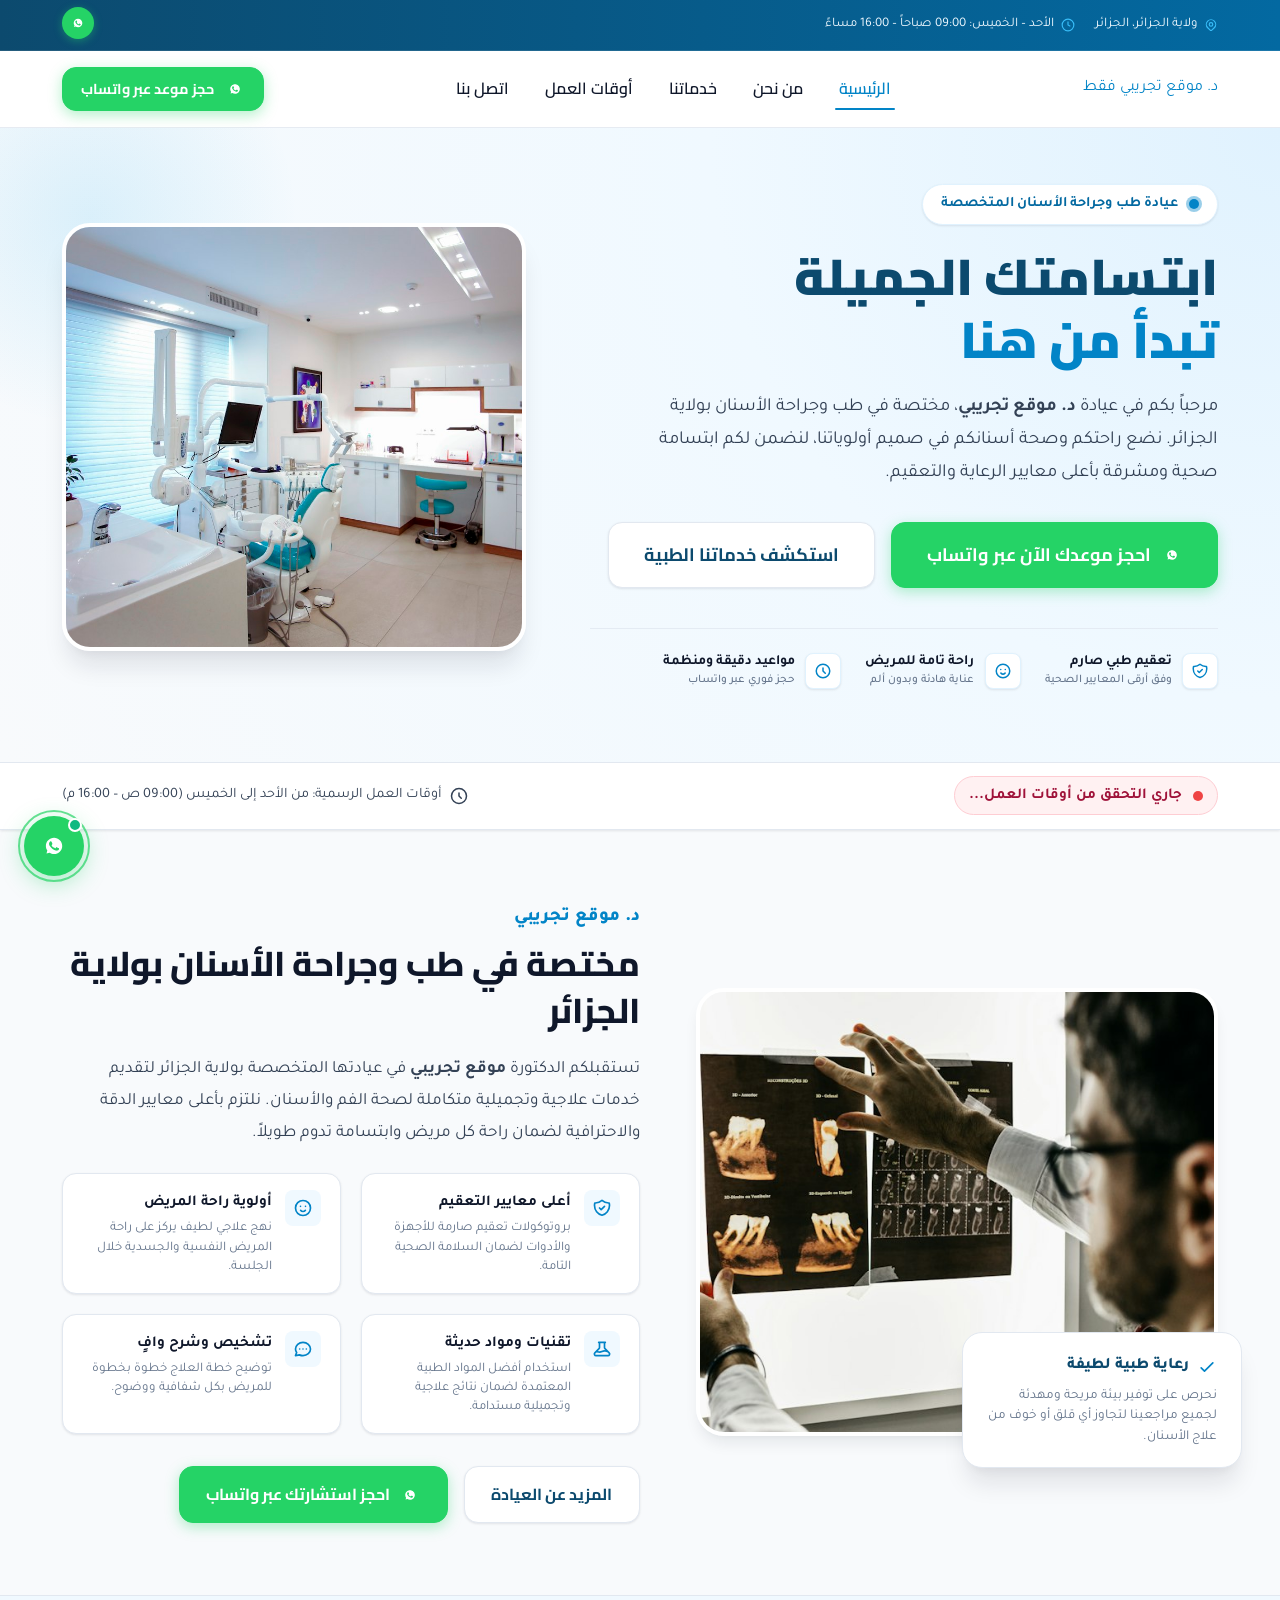
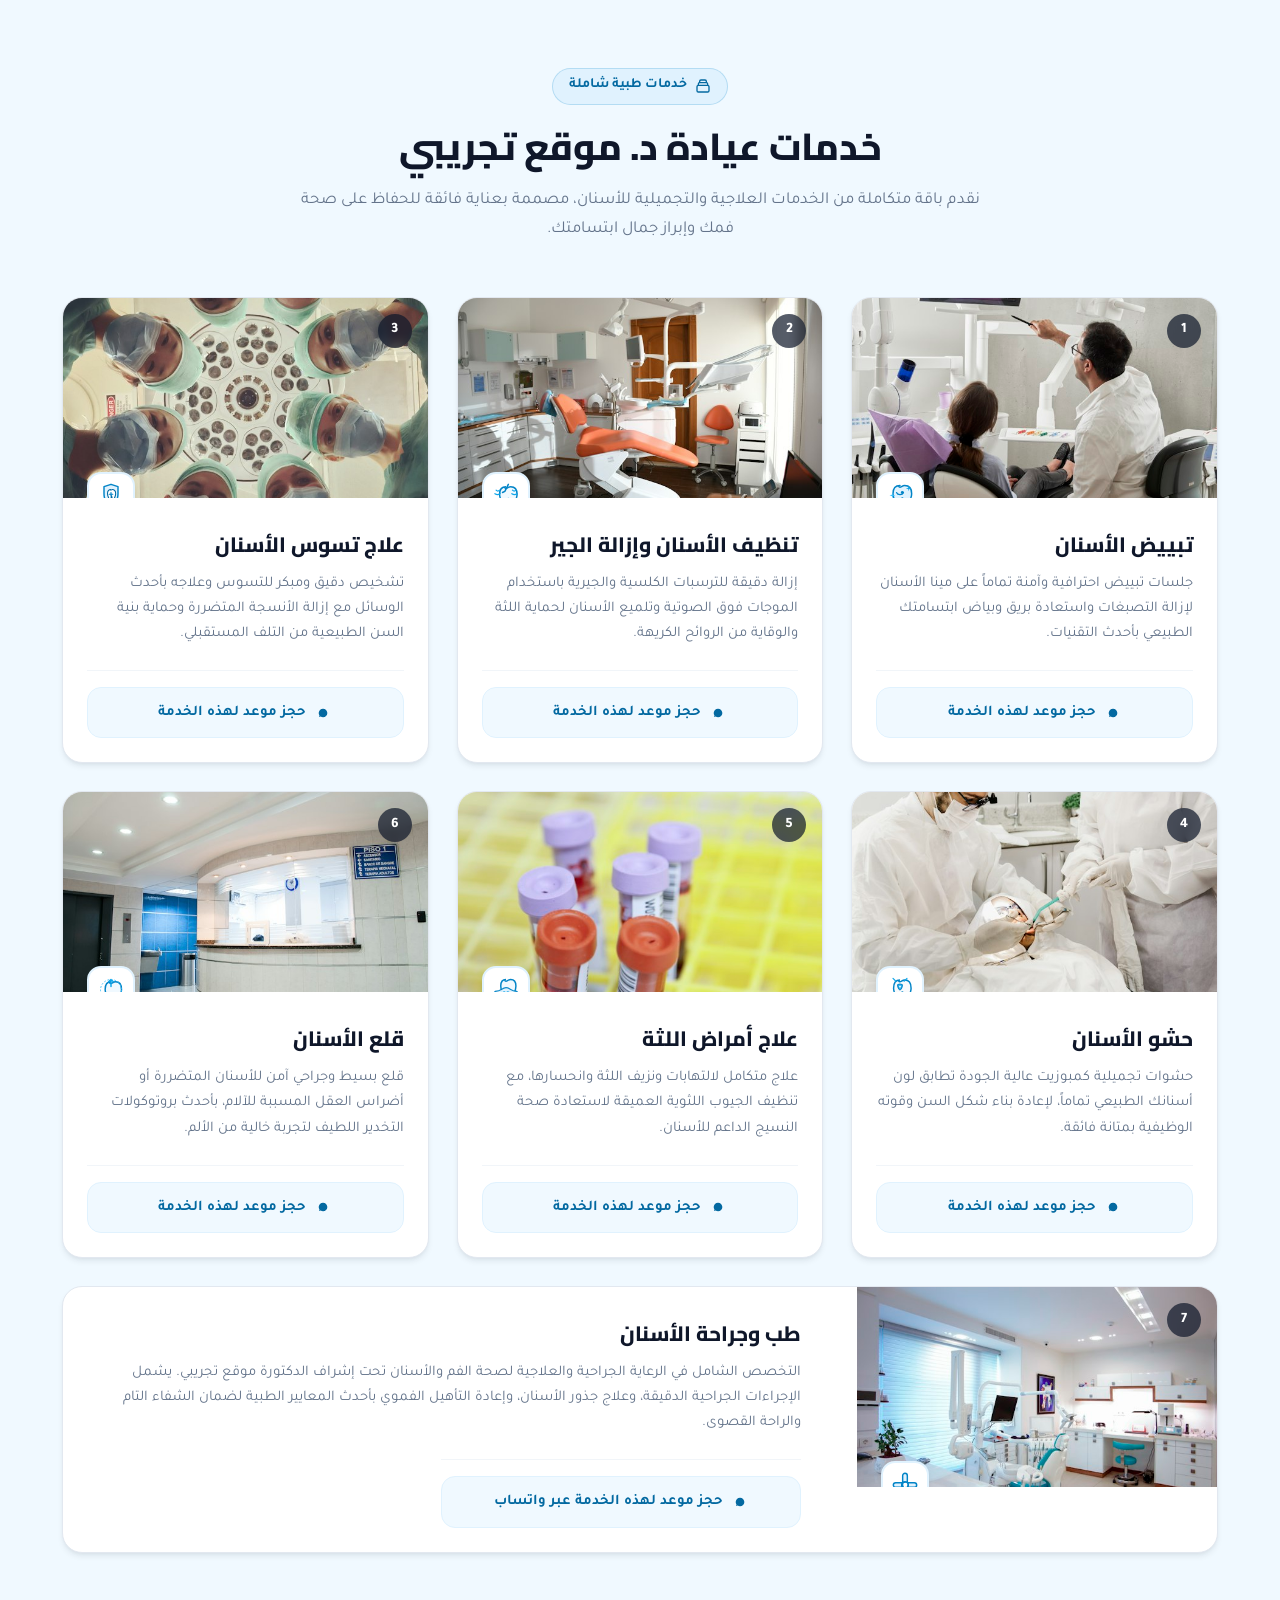
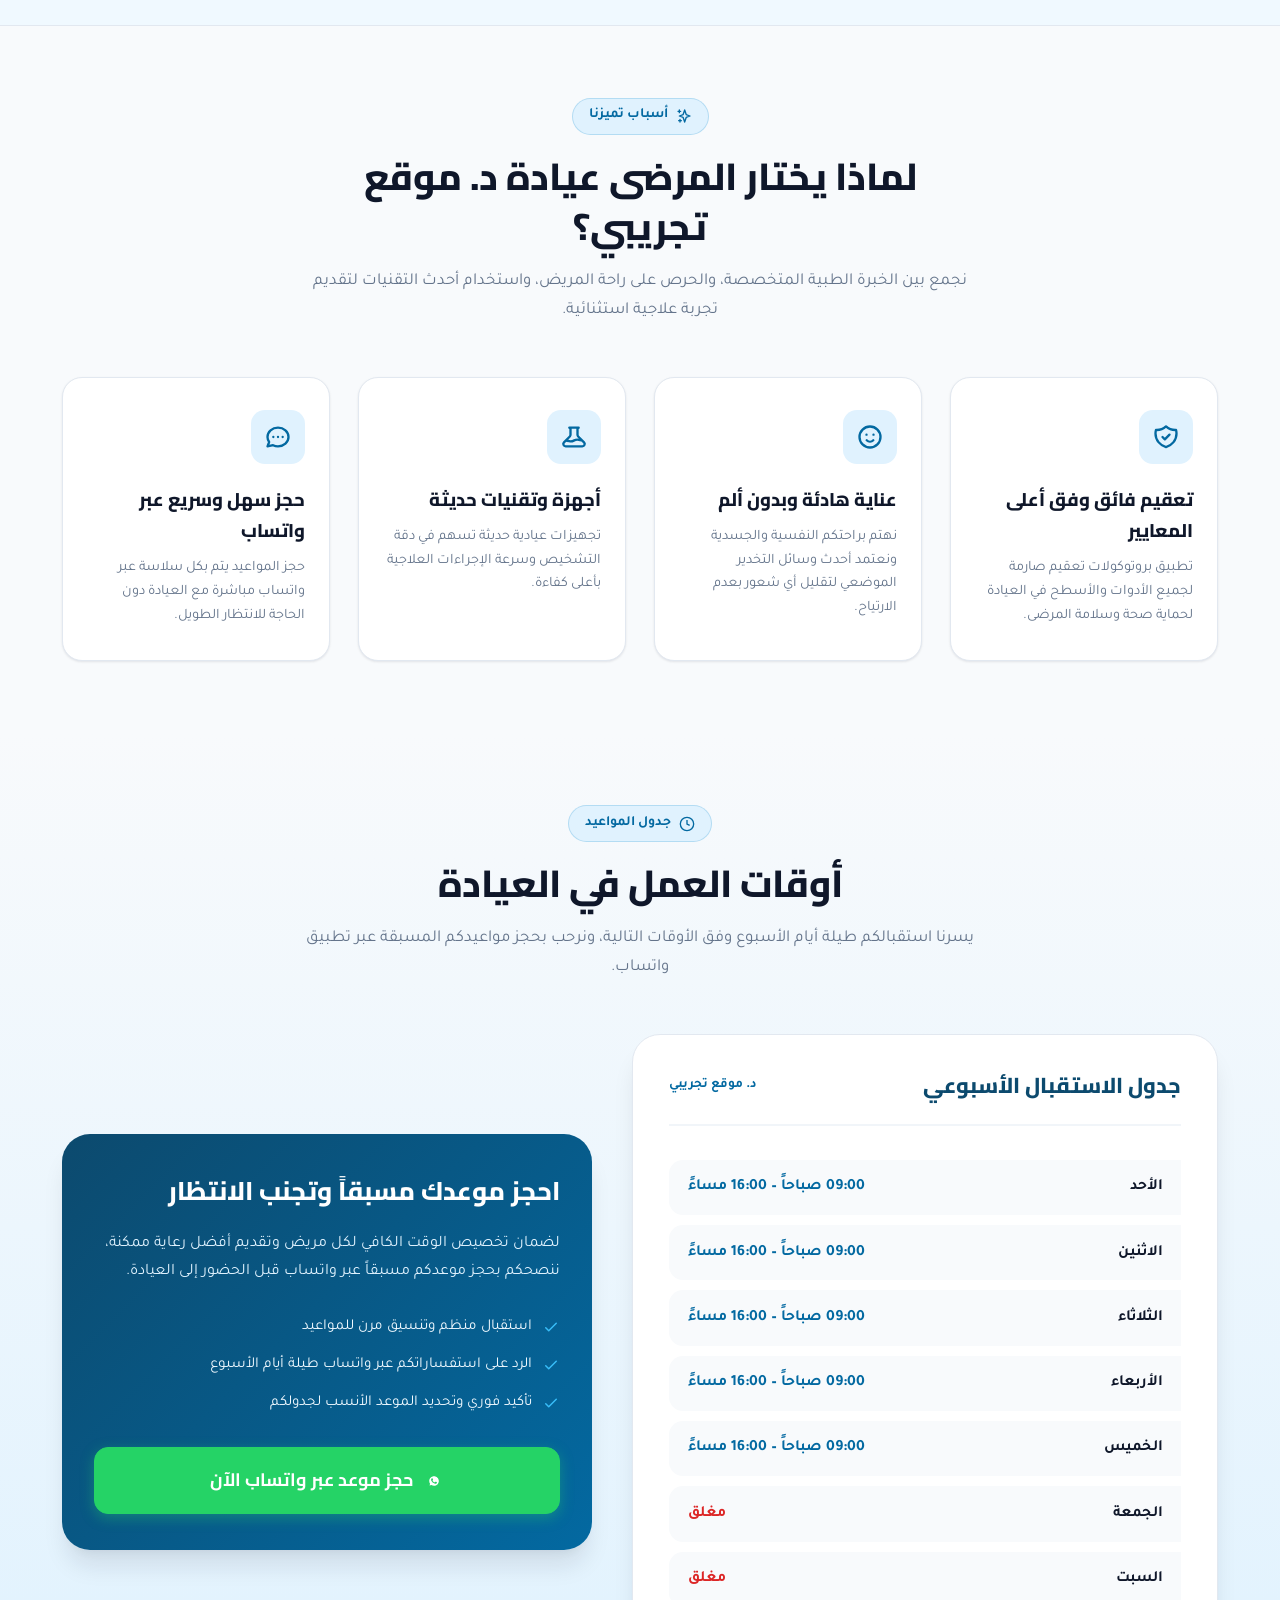
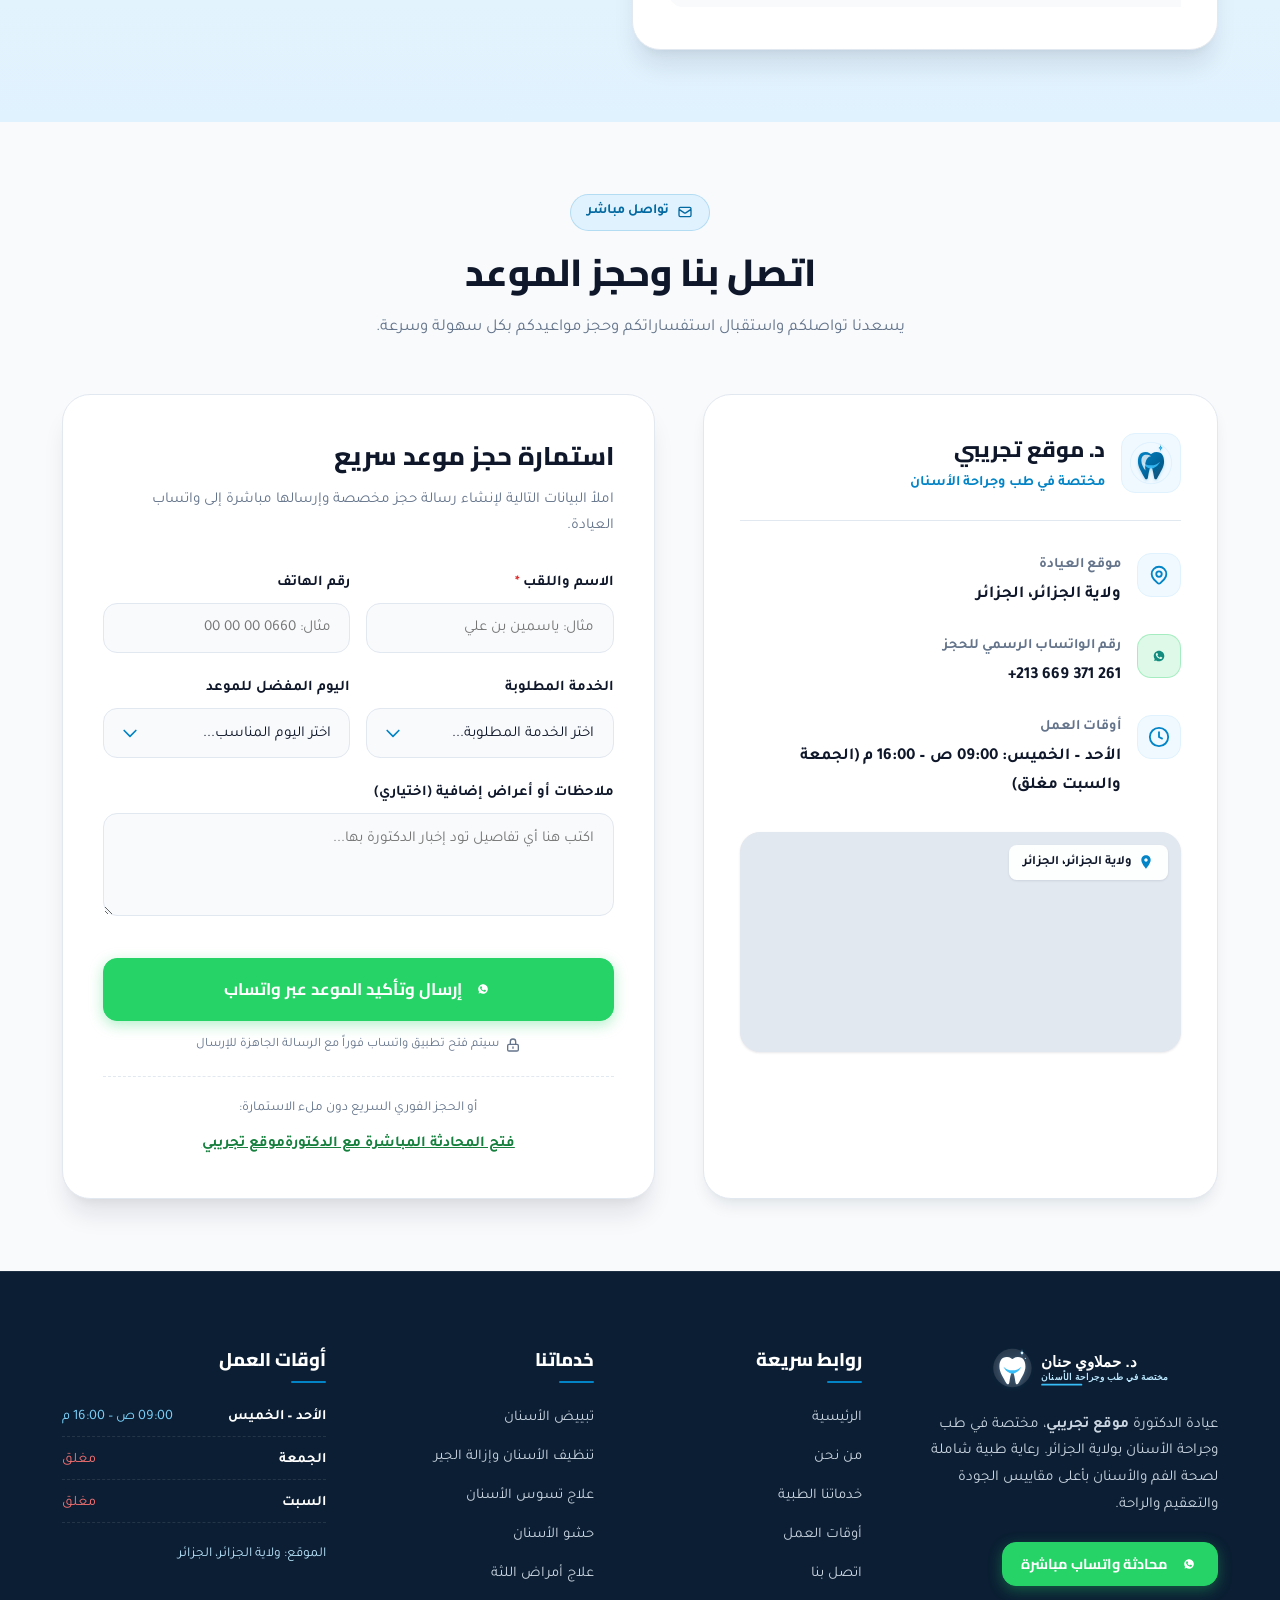
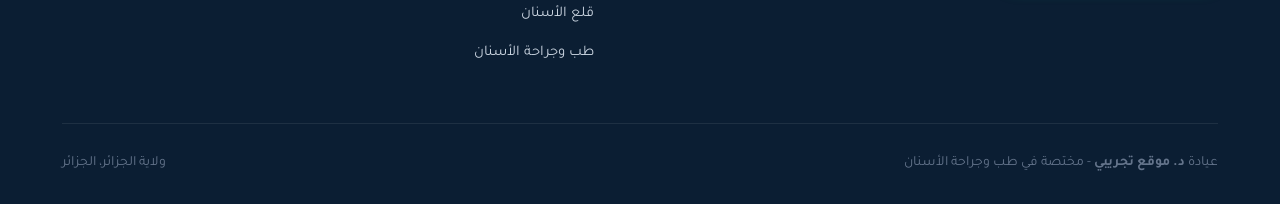
<file: index.html>
<!DOCTYPE html>
<html lang="ar" dir="rtl">
<head>
  <meta charset="UTF-8">
  <meta name="viewport" content="width=device-width, initial-scale=1.0">
  <meta name="description" content="عيادة د. موقع تجريبي - مختصة في طب وجراحة الأسنان بولاية الجزائر. رعاية طبية متكاملة لصحة وجمال أسنانك بأحدث التقنيات وأعلى معايير التعقيم والراحة. احجز موعدك الآن عبر واتساب.">
  <meta name="keywords" content="طبيبة أسنان الجزائر, دكتورة حملاوي حنان, طب وجراحة الأسنان, تبييض الأسنان, تنظيف الأسنان, حشو الأسنان, ولاية الجزائر, عيادة أسنان الجزائر">
  <meta name="author" content="د. موقع تجريبي">
  <title>د. موقع تجريبي | مختصة في طب وجراحة الأسنان - ولاية الجزائر</title>

  <!-- Favicon -->
  <link rel="icon" type="image/svg+xml" href="assets/images/favicon.svg">
  
  <!-- CSS Stylesheet -->
  <link rel="stylesheet" href="assets/css/style.css">
</head>
<body>

  <!-- Top Announcement Bar -->
  <aside class="topbar" aria-label="شريط معلومات العيادة">
    <div class="container">
      <div class="topbar-info">
        <span class="topbar-item">
          <svg viewBox="0 0 24 24" fill="none" stroke="currentColor" stroke-width="2"><path stroke-linecap="round" stroke-linejoin="round" d="M17.657 16.657L13.414 20.9a1.998 1.998 0 01-2.827 0l-4.244-4.243a8 8 0 1111.314 0z"/><path stroke-linecap="round" stroke-linejoin="round" d="M15 11a3 3 0 11-6 0 3 3 0 016 0z"/></svg>
          ولاية الجزائر، الجزائر
        </span>
        <span class="topbar-item">
          <svg viewBox="0 0 24 24" fill="none" stroke="currentColor" stroke-width="2"><circle cx="12" cy="12" r="10"/><polyline points="12 6 12 12 16 14"/></svg>
          الأحد – الخميس: 09:00 صباحاً – 16:00 مساءً
        </span>
      </div>
      <div>
        <a href="https://wa.me/213669371261?text=%D8%A7%D9%84%D8%B3%D9%84%D8%A7%D9%85%20%D8%B9%D9%84%D9%8A%D9%83%D9%85%20%D8%AF%D9%83%D8%AA%D9%88%D8%B1%D8%A9%20%D8%AD%D9%85%D9%84%D8%A7%D9%88%D9%8A%20%D8%AD%D9%86%D8%A7%D9%86%D8%8C%20%D8%A3%D9%88%D8%AF%20%D8%AD%D8%AC%D8%B2%20%D9%85%D9%88%D8%B9%D8%AF%20%D9%81%D9%8A%20%D8%A7%D9%84%D8%B9%D9%8A%D8%A7%D8%AF%D8%A9%D8%8C%20%D9%85%D9%86%20%D9%81%D8%B6%D9%84%D9%83%D9%85." target="_blank" rel="noopener noreferrer" class="topbar-whatsapp-link" title="تواصل مباشرة عبر واتساب" aria-label="واتساب">
          <svg viewBox="0 0 24 24" width="18" height="18" fill="currentColor"><path d="M12.031 6.172c-3.181 0-5.767 2.586-5.768 5.766-.001 1.298.38 2.27 1.019 3.287l-.582 2.128 2.182-.573c.978.58 1.911.928 3.145.929 3.178 0 5.767-2.587 5.768-5.766.001-3.187-2.575-5.77-5.764-5.771zm3.392 8.244c-.144.405-.837.774-1.17.824-.299.045-.677.063-1.092-.069-.252-.08-.575-.187-.988-.365-1.739-.751-2.874-2.502-2.961-2.617-.087-.116-.708-.94-.708-1.793s.448-1.273.607-1.446c.159-.173.346-.217.462-.217l.332.006c.106.005.249-.04.39.298.144.347.491 1.2.534 1.287.043.087.072.188.014.304-.058.116-.087.188-.173.289l-.26.304c-.087.086-.177.18-.076.354.101.174.449.741.964 1.201.662.591 1.221.774 1.394.86.173.086.275.071.376-.044.101-.116.433-.506.549-.68.116-.173.231-.145.39-.086s1.011.477 1.184.564.289.13.332.202c.043.073.043.419-.101.824z"/></svg>
        </a>
      </div>
    </div>
  </aside>

  <!-- Site Header & Navigation -->
  <header class="site-header">
    <div class="container">
      <nav class="navbar" aria-label="التنقل الرئيسي">
        <!-- Logo -->
        <a href="index.html" class="nav-brand" title="عيادة د. موقع تجريبي لطب وجراحة الأسنان">
<span class="nav-brand-text">د. موقع تجريبي  فقط</span>
        </a>

        <!-- Desktop Navigation Links -->
        <div class="nav-menu">
          <a href="index.html" class="nav-link active">الرئيسية</a>
          <a href="about.html" class="nav-link">من نحن</a>
          <a href="services.html" class="nav-link">خدماتنا</a>
          <a href="schedule.html" class="nav-link">أوقات العمل</a>
          <a href="contact.html" class="nav-link">اتصل بنا</a>
        </div>

        <!-- Header Actions -->
        <div class="nav-actions">
          <a href="https://wa.me/213669371261?text=%D8%A7%D9%84%D8%B3%D9%84%D8%A7%D9%85%20%D8%B9%D9%84%D9%8A%D9%83%D9%85%20%D8%AF%D9%83%D8%AA%D9%88%D8%B1%D8%A9%20%D8%AD%D9%85%D9%84%D8%A7%D9%88%D9%8A%20%D8%AD%D9%86%D8%A7%D9%86%D8%8C%20%D8%A3%D9%88%D8%AF%20%D8%AD%D8%AC%D8%B2%20%D9%85%D9%88%D8%B9%D8%AF%20%D9%81%D9%8A%20%D8%A7%D9%84%D8%B9%D9%8A%D8%A7%D8%AF%D8%A9%D8%8C%20%D9%85%D9%86%20%D9%81%D8%B6%D9%84%D9%83%D9%85." target="_blank" rel="noopener noreferrer" class="btn btn-whatsapp btn-sm">
            <svg viewBox="0 0 24 24" fill="currentColor"><path d="M12.031 6.172c-3.181 0-5.767 2.586-5.768 5.766-.001 1.298.38 2.27 1.019 3.287l-.582 2.128 2.182-.573c.978.58 1.911.928 3.145.929 3.178 0 5.767-2.587 5.768-5.766.001-3.187-2.575-5.77-5.764-5.771zm3.392 8.244c-.144.405-.837.774-1.17.824-.299.045-.677.063-1.092-.069-.252-.08-.575-.187-.988-.365-1.739-.751-2.874-2.502-2.961-2.617-.087-.116-.708-.94-.708-1.793s.448-1.273.607-1.446c.159-.173.346-.217.462-.217l.332.006c.106.005.249-.04.39.298.144.347.491 1.2.534 1.287.043.087.072.188.014.304-.058.116-.087.188-.173.289l-.26.304c-.087.086-.177.18-.076.354.101.174.449.741.964 1.201.662.591 1.221.774 1.394.86.173.086.275.071.376-.044.101-.116.433-.506.549-.68.116-.173.231-.145.39-.086s1.011.477 1.184.564.289.13.332.202c.043.073.043.419-.101.824z"/></svg>
            <span>حجز موعد عبر واتساب</span>
          </a>

          <!-- Mobile Hamburger Button -->
          <button class="mobile-nav-toggle" id="mobileNavToggle" aria-label="فتح القائمة الرئيسية" aria-expanded="false">
            <span></span>
            <span></span>
            <span></span>
          </button>
        </div>
      </nav>
    </div>
  </header>

  <!-- Mobile Drawer -->
  <div class="drawer-backdrop" id="drawerBackdrop"></div>
  <aside class="mobile-drawer" id="mobileDrawer" aria-label="القائمة الجانبية للهاتف">
    <div style="margin-bottom: 1.5rem; text-align: center;">
      <img src="assets/images/logo.svg" alt="شعار د. موقع تجريبي" style="max-height: 48px; margin: 0 auto;">
    </div>
    <div class="drawer-links">
      <a href="index.html" class="drawer-link active">الرئيسية</a>
      <a href="about.html" class="drawer-link">من نحن</a>
      <a href="services.html" class="drawer-link">خدماتنا</a>
      <a href="schedule.html" class="drawer-link">أوقات العمل</a>
      <a href="contact.html" class="drawer-link">اتصل بنا</a>
    </div>

    <div style="margin-top: 1rem; margin-bottom: 1.5rem;">
      <a href="https://wa.me/213669371261?text=%D8%A7%D9%84%D8%B3%D9%84%D8%A7%D9%85%20%D8%B9%D9%84%D9%8A%D9%83%D9%85%20%D8%AF%D9%83%D8%AA%D9%88%D8%B1%D8%A9%20%D8%AD%D9%85%D9%84%D8%A7%D9%88%D9%8A%20%D8%AD%D9%86%D8%A7%D9%86%D8%8C%20%D8%A3%D9%88%D8%AF%20%D8%AD%D8%AC%D8%B2%20%D9%85%D9%88%D8%B9%D8%AF%20%D9%81%D9%8A%20%D8%A7%D9%84%D8%B9%D9%8A%D8%A7%D8%AF%D8%A9%D8%8C%20%D9%85%D9%86%20%D9%81%D8%B6%D9%84%D9%83%D9%85." target="_blank" rel="noopener noreferrer" class="btn btn-whatsapp" style="width: 100%;">
        <svg viewBox="0 0 24 24" fill="currentColor"><path d="M12.031 6.172c-3.181 0-5.767 2.586-5.768 5.766-.001 1.298.38 2.27 1.019 3.287l-.582 2.128 2.182-.573c.978.58 1.911.928 3.145.929 3.178 0 5.767-2.587 5.768-5.766.001-3.187-2.575-5.77-5.764-5.771zm3.392 8.244c-.144.405-.837.774-1.17.824-.299.045-.677.063-1.092-.069-.252-.08-.575-.187-.988-.365-1.739-.751-2.874-2.502-2.961-2.617-.087-.116-.708-.94-.708-1.793s.448-1.273.607-1.446c.159-.173.346-.217.462-.217l.332.006c.106.005.249-.04.39.298.144.347.491 1.2.534 1.287.043.087.072.188.014.304-.058.116-.087.188-.173.289l-.26.304c-.087.086-.177.18-.076.354.101.174.449.741.964 1.201.662.591 1.221.774 1.394.86.173.086.275.071.376-.044.101-.116.433-.506.549-.68.116-.173.231-.145.39-.086s1.011.477 1.184.564.289.13.332.202c.043.073.043.419-.101.824z"/></svg>
        <span>حجز موعد عبر واتساب</span>
      </a>
    </div>

    <div class="drawer-footer">
      <div class="drawer-info-item">
        <svg viewBox="0 0 24 24" fill="none" stroke="currentColor" stroke-width="2"><path stroke-linecap="round" stroke-linejoin="round" d="M17.657 16.657L13.414 20.9a1.998 1.998 0 01-2.827 0l-4.244-4.243a8 8 0 1111.314 0z"/><path stroke-linecap="round" stroke-linejoin="round" d="M15 11a3 3 0 11-6 0 3 3 0 016 0z"/></svg>
        <span>ولاية الجزائر، الجزائر</span>
      </div>
      <div class="drawer-info-item">
        <svg viewBox="0 0 24 24" fill="none" stroke="currentColor" stroke-width="2"><circle cx="12" cy="12" r="10"/><polyline points="12 6 12 12 16 14"/></svg>
        <span>الأحد – الخميس: 09:00 ص – 16:00 م</span>
      </div>
    </div>
  </aside>

  <!-- Main Content -->
  <main>

    <!-- Hero Section -->
    <section class="hero-section" id="hero">
      <div class="container">
        <div class="hero-grid">
          
          <!-- Content Side -->
          <div class="hero-content">
            <div class="hero-badge">
              <span class="pulse-dot"></span>
              <span>عيادة طب وجراحة الأسنان المتخصصة</span>
            </div>

            <h1 class="hero-title">
              ابتسامتك الجميلة <span>تبدأ من هنا</span>
            </h1>

            <p class="hero-subtitle">
              مرحباً بكم في عيادة <strong>د. موقع تجريبي</strong>، مختصة في طب وجراحة الأسنان بولاية الجزائر. نضع راحتكم وصحة أسنانكم في صميم أولوياتنا، لنضمن لكم ابتسامة صحية ومشرقة بأعلى معايير الرعاية والتعقيم.
            </p>

            <div class="hero-actions">
              <!-- WhatsApp Hero Button (Critical Feature) -->
              <a href="https://wa.me/213669371261?text=%D8%A7%D9%84%D8%B3%D9%84%D8%A7%D9%85%20%D8%B9%D9%84%D9%8A%D9%83%D9%85%20%D8%AF%D9%83%D8%AA%D9%88%D8%B1%D8%A9%20%D8%AD%D9%85%D9%84%D8%A7%D9%88%D9%8A%20%D8%AD%D9%86%D8%A7%D9%86%D8%8C%20%D8%A3%D9%88%D8%AF%20%D8%AD%D8%AC%D8%B2%20%D9%85%D9%88%D8%B9%D8%AF%20%D9%81%D9%8A%20%D8%A7%D9%84%D8%B9%D9%8A%D8%A7%D8%AF%D8%A9%D8%8C%20%D9%85%D9%86%20%D9%81%D8%B6%D9%84%D9%83%D9%85." target="_blank" rel="noopener noreferrer" class="btn btn-whatsapp btn-lg">
                <svg viewBox="0 0 24 24" fill="currentColor"><path d="M12.031 6.172c-3.181 0-5.767 2.586-5.768 5.766-.001 1.298.38 2.27 1.019 3.287l-.582 2.128 2.182-.573c.978.58 1.911.928 3.145.929 3.178 0 5.767-2.587 5.768-5.766.001-3.187-2.575-5.77-5.764-5.771zm3.392 8.244c-.144.405-.837.774-1.17.824-.299.045-.677.063-1.092-.069-.252-.08-.575-.187-.988-.365-1.739-.751-2.874-2.502-2.961-2.617-.087-.116-.708-.94-.708-1.793s.448-1.273.607-1.446c.159-.173.346-.217.462-.217l.332.006c.106.005.249-.04.39.298.144.347.491 1.2.534 1.287.043.087.072.188.014.304-.058.116-.087.188-.173.289l-.26.304c-.087.086-.177.18-.076.354.101.174.449.741.964 1.201.662.591 1.221.774 1.394.86.173.086.275.071.376-.044.101-.116.433-.506.549-.68.116-.173.231-.145.39-.086s1.011.477 1.184.564.289.13.332.202c.043.073.043.419-.101.824z"/></svg>
                <span>احجز موعدك الآن عبر واتساب</span>
              </a>

              <a href="services.html" class="btn btn-secondary btn-lg">
                <span>استكشف خدماتنا الطبية</span>
              </a>
            </div>

            <!-- Trust Row -->
            <div class="hero-trust-row">
              <div class="hero-trust-item">
                <div class="hero-trust-icon">
                  <svg viewBox="0 0 24 24" fill="none" stroke="currentColor" stroke-width="2"><path stroke-linecap="round" stroke-linejoin="round" d="M9 12l2 2 4-4m5.618-4.016A11.955 11.955 0 0112 2.944a11.955 11.955 0 01-8.618 3.04A12.02 12.02 0 003 9c0 5.591 3.824 10.29 9 11.622 5.176-1.332 9-6.03 9-11.622 0-1.042-.133-2.052-.382-3.016z"/></svg>
                </div>
                <div class="hero-trust-text">
                  تعقيم طبي صارم<br><small style="color: var(--color-text-muted); font-weight: 500;">وفق أرقى المعايير الصحية</small>
                </div>
              </div>

              <div class="hero-trust-item">
                <div class="hero-trust-icon">
                  <svg viewBox="0 0 24 24" fill="none" stroke="currentColor" stroke-width="2"><path stroke-linecap="round" stroke-linejoin="round" d="M14.828 14.828a4 4 0 01-5.656 0M9 10h.01M15 10h.01M21 12a9 9 0 11-18 0 9 9 0 0118 0z"/></svg>
                </div>
                <div class="hero-trust-text">
                  راحة تامة للمريض<br><small style="color: var(--color-text-muted); font-weight: 500;">عناية هادئة وبدون ألم</small>
                </div>
              </div>

              <div class="hero-trust-item">
                <div class="hero-trust-icon">
                  <svg viewBox="0 0 24 24" fill="none" stroke="currentColor" stroke-width="2"><path stroke-linecap="round" stroke-linejoin="round" d="M12 8v4l3 3m6-3a9 9 0 11-18 0 9 9 0 0118 0z"/></svg>
                </div>
                <div class="hero-trust-text">
                  مواعيد دقيقة ومنظمة<br><small style="color: var(--color-text-muted); font-weight: 500;">حجز فوري عبر واتساب</small>
                </div>
              </div>
            </div>
          </div>

          <!-- Visual Side -->
          <div class="hero-visual">
            <div class="hero-image-wrapper">
              <img src="assets/images/hero-dental.jpg" alt="عيادة د. موقع تجريبي الحديثة لطب وجراحة الأسنان" class="hero-image">
            </div>
          </div>

        </div>
      </div>
    </section>

    <!-- Live Status Bar -->
    <section class="live-status-bar" aria-label="حالة العيادة الحالية">
      <div class="container">
        <div class="live-status-container">
          <div id="liveClinicStatus" class="live-status-badge closed">
            <span class="status-dot"></span>
            <span id="liveStatusText">جاري التحقق من أوقات العمل...</span>
          </div>

          <div class="live-status-notice">
            <svg viewBox="0 0 24 24" width="18" height="18" fill="none" stroke="currentColor" stroke-width="2"><circle cx="12" cy="12" r="10"/><path stroke-linecap="round" stroke-linejoin="round" d="M12 8v4l3 3"/></svg>
            <span>أوقات العمل الرسمية: من الأحد إلى الخميس (09:00 ص – 16:00 م)</span>
          </div>
        </div>
      </div>
    </section>

    <!-- About Section (من نحن) -->
    <section class="section" id="about">
      <div class="container">
        <div class="about-grid">
          
          <!-- Image Side -->
          <div class="about-image-side">
            <div class="about-main-img-card">
              <img src="assets/images/dentist-care.jpg" alt="الدكتورة موقع تجريبي - رعاية متخصصة بصحة وراحة الأسنان">
            </div>
            
            <div class="about-sub-card">
              <h4>
                <svg viewBox="0 0 24 24" fill="none" stroke="currentColor" stroke-width="2"><path stroke-linecap="round" stroke-linejoin="round" d="M5 13l4 4L19 7"/></svg>
                رعاية طبية لطيفة
              </h4>
              <p>نحرص على توفير بيئة مريحة ومهدئة لجميع مراجعينا لتجاوز أي قلق أو خوف من علاج الأسنان.</p>
            </div>
          </div>

          <!-- Content Side -->
          <div class="about-content-side">
            <span class="about-dentist-tag">د. موقع تجريبي</span>
            <h2 class="about-heading">
              مختصة في طب وجراحة الأسنان بولاية الجزائر
            </h2>
            
            <p class="about-lead-text">
              تستقبلكم الدكتورة <strong>موقع تجريبي</strong> في عيادتها المتخصصة بولاية الجزائر لتقديم خدمات علاجية وتجميلية متكاملة لصحة الفم والأسنان. نلتزم بأعلى معايير الدقة والاحترافية لضمان راحة كل مريض وابتسامة تدوم طويلاً.
            </p>

            <div class="about-values-list">
              <div class="about-value-item">
                <div class="about-value-icon">
                  <svg viewBox="0 0 24 24" fill="none" stroke="currentColor" stroke-width="2"><path stroke-linecap="round" stroke-linejoin="round" d="M9 12l2 2 4-4m5.618-4.016A11.955 11.955 0 0112 2.944a11.955 11.955 0 01-8.618 3.04A12.02 12.02 0 003 9c0 5.591 3.824 10.29 9 11.622 5.176-1.332 9-6.03 9-11.622 0-1.042-.133-2.052-.382-3.016z"/></svg>
                </div>
                <div class="about-value-text">
                  <h5>أعلى معايير التعقيم</h5>
                  <p>بروتوكولات تعقيم صارمة للأجهزة والأدوات لضمان السلامة الصحية التامة.</p>
                </div>
              </div>

              <div class="about-value-item">
                <div class="about-value-icon">
                  <svg viewBox="0 0 24 24" fill="none" stroke="currentColor" stroke-width="2"><path stroke-linecap="round" stroke-linejoin="round" d="M14.828 14.828a4 4 0 01-5.656 0M9 10h.01M15 10h.01M21 12a9 9 0 11-18 0 9 9 0 0118 0z"/></svg>
                </div>
                <div class="about-value-text">
                  <h5>أولوية راحة المريض</h5>
                  <p>نهج علاجي لطيف يركز على راحة المريض النفسية والجسدية خلال الجلسة.</p>
                </div>
              </div>

              <div class="about-value-item">
                <div class="about-value-icon">
                  <svg viewBox="0 0 24 24" fill="none" stroke="currentColor" stroke-width="2"><path stroke-linecap="round" stroke-linejoin="round" d="M19.428 15.428a2 2 0 00-1.022-.547l-2.387-.477a6 6 0 00-3.86.517l-.318.158a6 6 0 01-3.86.517L6.05 15.21a2 2 0 00-1.806.547M8 4h8l-1 1v5.172a2 2 0 00.586 1.414l5 5c1.26 1.26.367 3.414-1.415 3.414H4.828c-1.782 0-2.674-2.154-1.414-3.414l5-5A2 2 0 009 10.172V5L8 4z"/></svg>
                </div>
                <div class="about-value-text">
                  <h5>تقنيات ومواد حديثة</h5>
                  <p>استخدام أفضل المواد الطبية المعتمدة لضمان نتائج علاجية وتجميلية مستدامة.</p>
                </div>
              </div>

              <div class="about-value-item">
                <div class="about-value-icon">
                  <svg viewBox="0 0 24 24" fill="none" stroke="currentColor" stroke-width="2"><path stroke-linecap="round" stroke-linejoin="round" d="M8 12h.01M12 12h.01M16 12h.01M21 12c0 4.418-4.03 8-9 8a9.863 9.863 0 01-4.255-.949L3 20l1.395-3.72C3.512 15.042 3 13.574 3 12c0-4.418 4.03-8 9-8s9 3.582 9 8z"/></svg>
                </div>
                <div class="about-value-text">
                  <h5>تشخيص وشرح وافٍ</h5>
                  <p>توضيح خطة العلاج خطوة بخطوة للمريض بكل شفافية ووضوح.</p>
                </div>
              </div>
            </div>

            <div style="display: flex; gap: 1rem; flex-wrap: wrap;">
              <a href="about.html" class="btn btn-secondary">
                <span>المزيد عن العيادة</span>
              </a>
              <a href="https://wa.me/213669371261?text=%D8%A7%D9%84%D8%B3%D9%84%D8%A7%D9%85%20%D8%B9%D9%84%D9%8A%D9%83%D9%85%20%D8%AF%D9%83%D8%AA%D9%88%D8%B1%D8%A9%20%D8%AD%D9%85%D9%84%D8%A7%D9%88%D9%8A%20%D8%AD%D9%86%D8%A7%D9%86%D8%8C%20%D8%A3%D9%88%D8%AF%20%D8%AD%D8%AC%D8%B2%20%D9%85%D9%88%D8%B9%D8%AF%20%D9%81%D9%8A%20%D8%A7%D9%84%D8%B9%D9%8A%D8%A7%D8%AF%D8%A9%D8%8C%20%D9%85%D9%86%20%D9%81%D8%B6%D9%84%D9%83%D9%85." target="_blank" rel="noopener noreferrer" class="btn btn-whatsapp">
                <svg viewBox="0 0 24 24" fill="currentColor"><path d="M12.031 6.172c-3.181 0-5.767 2.586-5.768 5.766-.001 1.298.38 2.27 1.019 3.287l-.582 2.128 2.182-.573c.978.58 1.911.928 3.145.929 3.178 0 5.767-2.587 5.768-5.766.001-3.187-2.575-5.77-5.764-5.771zm3.392 8.244c-.144.405-.837.774-1.17.824-.299.045-.677.063-1.092-.069-.252-.08-.575-.187-.988-.365-1.739-.751-2.874-2.502-2.961-2.617-.087-.116-.708-.94-.708-1.793s.448-1.273.607-1.446c.159-.173.346-.217.462-.217l.332.006c.106.005.249-.04.39.298.144.347.491 1.2.534 1.287.043.087.072.188.014.304-.058.116-.087.188-.173.289l-.26.304c-.087.086-.177.18-.076.354.101.174.449.741.964 1.201.662.591 1.221.774 1.394.86.173.086.275.071.376-.044.101-.116.433-.506.549-.68.116-.173.231-.145.39-.086s1.011.477 1.184.564.289.13.332.202c.043.073.043.419-.101.824z"/></svg>
                <span>احجز استشارتك عبر واتساب</span>
              </a>
            </div>
          </div>

        </div>
      </div>
    </section>

    <!-- Services Section (خدماتنا - 7 Cards) -->
    <section class="section services-section" id="services">
      <div class="container">
        
        <div class="section-header">
          <div class="section-badge">
            <svg viewBox="0 0 24 24" fill="none" stroke="currentColor" stroke-width="2"><path stroke-linecap="round" stroke-linejoin="round" d="M19 11H5m14 0a2 2 0 012 2v6a2 2 0 01-2 2H5a2 2 0 01-2-2v-6a2 2 0 012-2m14 0V9a2 2 0 00-2-2M5 11V9a2 2 0 012-2m0 0V5a2 2 0 012-2h6a2 2 0 012 2v2M7 7h10"/></svg>
            <span>خدمات طبية شاملة</span>
          </div>
          <h2 class="section-title">خدمات عيادة د. موقع تجريبي</h2>
          <p class="section-desc">
            نقدم باقة متكاملة من الخدمات العلاجية والتجميلية للأسنان، مصممة بعناية فائقة للحفاظ على صحة فمك وإبراز جمال ابتسامتك.
          </p>
        </div>

        <div class="services-grid">

          <!-- Service 1: تبييض الأسنان -->
          <article class="service-card">
            <div class="service-card-img-wrap">
              <img src="assets/images/service-whitening.jpg" alt="خدمة تبييض الأسنان - د. موقع تجريبي" class="service-card-img">
              <span class="service-badge-num">1</span>
              <div class="service-icon-floating">
                <img src="assets/images/icons/icon-whitening.svg" alt="أيقونة تبييض الأسنان">
              </div>
            </div>
            <div class="service-card-body">
              <h3 class="service-card-title">تبييض الأسنان</h3>
              <p class="service-card-desc">
                جلسات تبييض احترافية وآمنة تماماً على مينا الأسنان لإزالة التصبغات واستعادة بريق وبياض ابتسامتك الطبيعي بأحدث التقنيات.
              </p>
              <div class="service-card-footer">
                <a href="#" class="service-btn-book" data-service="تبييض الأسنان">
                  <svg viewBox="0 0 24 24" fill="currentColor"><path d="M12.031 6.172c-3.181 0-5.767 2.586-5.768 5.766-.001 1.298.38 2.27 1.019 3.287l-.582 2.128 2.182-.573c.978.58 1.911.928 3.145.929 3.178 0 5.767-2.587 5.768-5.766.001-3.187-2.575-5.77-5.764-5.771z"/></svg>
                  <span>حجز موعد لهذه الخدمة</span>
                </a>
              </div>
            </div>
          </article>

          <!-- Service 2: تنظيف الأسنان وإزالة الجير -->
          <article class="service-card">
            <div class="service-card-img-wrap">
              <img src="assets/images/service-cleaning.jpg" alt="خدمة تنظيف الأسنان وإزالة الجير" class="service-card-img">
              <span class="service-badge-num">2</span>
              <div class="service-icon-floating">
                <img src="assets/images/icons/icon-cleaning.svg" alt="أيقونة تنظيف الأسنان وإزالة الجير">
              </div>
            </div>
            <div class="service-card-body">
              <h3 class="service-card-title">تنظيف الأسنان وإزالة الجير</h3>
              <p class="service-card-desc">
                إزالة دقيقة للترسبات الكلسية والجيرية باستخدام الموجات فوق الصوتية وتلميع الأسنان لحماية اللثة والوقاية من الروائح الكريهة.
              </p>
              <div class="service-card-footer">
                <a href="#" class="service-btn-book" data-service="تنظيف الأسنان وإزالة الجير">
                  <svg viewBox="0 0 24 24" fill="currentColor"><path d="M12.031 6.172c-3.181 0-5.767 2.586-5.768 5.766-.001 1.298.38 2.27 1.019 3.287l-.582 2.128 2.182-.573c.978.58 1.911.928 3.145.929 3.178 0 5.767-2.587 5.768-5.766.001-3.187-2.575-5.77-5.764-5.771z"/></svg>
                  <span>حجز موعد لهذه الخدمة</span>
                </a>
              </div>
            </div>
          </article>

          <!-- Service 3: علاج تسوس الأسنان -->
          <article class="service-card">
            <div class="service-card-img-wrap">
              <img src="assets/images/service-caries.jpg" alt="خدمة علاج تسوس الأسنان" class="service-card-img">
              <span class="service-badge-num">3</span>
              <div class="service-icon-floating">
                <img src="assets/images/icons/icon-caries.svg" alt="أيقونة علاج تسوس الأسنان">
              </div>
            </div>
            <div class="service-card-body">
              <h3 class="service-card-title">علاج تسوس الأسنان</h3>
              <p class="service-card-desc">
                تشخيص دقيق ومبكر للتسوس وعلاجه بأحدث الوسائل مع إزالة الأنسجة المتضررة وحماية بنية السن الطبيعية من التلف المستقبلي.
              </p>
              <div class="service-card-footer">
                <a href="#" class="service-btn-book" data-service="علاج تسوس الأسنان">
                  <svg viewBox="0 0 24 24" fill="currentColor"><path d="M12.031 6.172c-3.181 0-5.767 2.586-5.768 5.766-.001 1.298.38 2.27 1.019 3.287l-.582 2.128 2.182-.573c.978.58 1.911.928 3.145.929 3.178 0 5.767-2.587 5.768-5.766.001-3.187-2.575-5.77-5.764-5.771z"/></svg>
                  <span>حجز موعد لهذه الخدمة</span>
                </a>
              </div>
            </div>
          </article>

          <!-- Service 4: حشو الأسنان -->
          <article class="service-card">
            <div class="service-card-img-wrap">
              <img src="assets/images/service-fillings.jpg" alt="خدمة حشو الأسنان التجميلي" class="service-card-img">
              <span class="service-badge-num">4</span>
              <div class="service-icon-floating">
                <img src="assets/images/icons/icon-fillings.svg" alt="أيقونة حشو الأسنان">
              </div>
            </div>
            <div class="service-card-body">
              <h3 class="service-card-title">حشو الأسنان</h3>
              <p class="service-card-desc">
                حشوات تجميلية كمبوزيت عالية الجودة تطابق لون أسنانك الطبيعي تماماً، لإعادة بناء شكل السن وقوته الوظيفية بمتانة فائقة.
              </p>
              <div class="service-card-footer">
                <a href="#" class="service-btn-book" data-service="حشو الأسنان">
                  <svg viewBox="0 0 24 24" fill="currentColor"><path d="M12.031 6.172c-3.181 0-5.767 2.586-5.768 5.766-.001 1.298.38 2.27 1.019 3.287l-.582 2.128 2.182-.573c.978.58 1.911.928 3.145.929 3.178 0 5.767-2.587 5.768-5.766.001-3.187-2.575-5.77-5.764-5.771z"/></svg>
                  <span>حجز موعد لهذه الخدمة</span>
                </a>
              </div>
            </div>
          </article>

          <!-- Service 5: علاج أمراض اللثة -->
          <article class="service-card">
            <div class="service-card-img-wrap">
              <img src="assets/images/service-gum.jpg" alt="خدمة علاج أمراض اللثة" class="service-card-img">
              <span class="service-badge-num">5</span>
              <div class="service-icon-floating">
                <img src="assets/images/icons/icon-gum.svg" alt="أيقونة علاج أمراض اللثة">
              </div>
            </div>
            <div class="service-card-body">
              <h3 class="service-card-title">علاج أمراض اللثة</h3>
              <p class="service-card-desc">
                علاج متكامل لالتهابات ونزيف اللثة وانحسارها، مع تنظيف الجيوب اللثوية العميقة لاستعادة صحة النسيج الداعم للأسنان.
              </p>
              <div class="service-card-footer">
                <a href="#" class="service-btn-book" data-service="علاج أمراض اللثة">
                  <svg viewBox="0 0 24 24" fill="currentColor"><path d="M12.031 6.172c-3.181 0-5.767 2.586-5.768 5.766-.001 1.298.38 2.27 1.019 3.287l-.582 2.128 2.182-.573c.978.58 1.911.928 3.145.929 3.178 0 5.767-2.587 5.768-5.766.001-3.187-2.575-5.77-5.764-5.771z"/></svg>
                  <span>حجز موعد لهذه الخدمة</span>
                </a>
              </div>
            </div>
          </article>

          <!-- Service 6: قلع الأسنان -->
          <article class="service-card">
            <div class="service-card-img-wrap">
              <img src="assets/images/service-extraction.jpg" alt="خدمة قلع الأسنان" class="service-card-img">
              <span class="service-badge-num">6</span>
              <div class="service-icon-floating">
                <img src="assets/images/icons/icon-extraction.svg" alt="أيقونة قلع الأسنان">
              </div>
            </div>
            <div class="service-card-body">
              <h3 class="service-card-title">قلع الأسنان</h3>
              <p class="service-card-desc">
                قلع بسيط وجراحي آمن للأسنان المتضررة أو أضراس العقل المسببة للآلام، بأحدث بروتوكولات التخدير اللطيف لتجربة خالية من الألم.
              </p>
              <div class="service-card-footer">
                <a href="#" class="service-btn-book" data-service="قلع الأسنان">
                  <svg viewBox="0 0 24 24" fill="currentColor"><path d="M12.031 6.172c-3.181 0-5.767 2.586-5.768 5.766-.001 1.298.38 2.27 1.019 3.287l-.582 2.128 2.182-.573c.978.58 1.911.928 3.145.929 3.178 0 5.767-2.587 5.768-5.766.001-3.187-2.575-5.77-5.764-5.771z"/></svg>
                  <span>حجز موعد لهذه الخدمة</span>
                </a>
              </div>
            </div>
          </article>

          <!-- Service 7: طب وجراحة الأسنان (Wide Feature Card) -->
          <article class="service-card">
            <div class="service-card-img-wrap">
              <img src="assets/images/service-surgery.jpg" alt="طب وجراحة الأسنان المتخصصة - د. موقع تجريبي" class="service-card-img">
              <span class="service-badge-num">7</span>
              <div class="service-icon-floating">
                <img src="assets/images/icons/icon-surgery.svg" alt="أيقونة طب وجراحة الأسنان">
              </div>
            </div>
            <div class="service-card-body">
              <h3 class="service-card-title">طب وجراحة الأسنان</h3>
              <p class="service-card-desc">
                التخصص الشامل في الرعاية الجراحية والعلاجية لصحة الفم والأسنان تحت إشراف الدكتورة موقع تجريبي. يشمل الإجراءات الجراحية الدقيقة، وعلاج جذور الأسنان، وإعادة التأهيل الفموي بأحدث المعايير الطبية لضمان الشفاء التام والراحة القصوى.
              </p>
              <div class="service-card-footer" style="max-width: 360px;">
                <a href="#" class="service-btn-book" data-service="طب وجراحة الأسنان">
                  <svg viewBox="0 0 24 24" fill="currentColor"><path d="M12.031 6.172c-3.181 0-5.767 2.586-5.768 5.766-.001 1.298.38 2.27 1.019 3.287l-.582 2.128 2.182-.573c.978.58 1.911.928 3.145.929 3.178 0 5.767-2.587 5.768-5.766.001-3.187-2.575-5.77-5.764-5.771z"/></svg>
                  <span>حجز موعد لهذه الخدمة عبر واتساب</span>
                </a>
              </div>
            </div>
          </article>

        </div>
      </div>
    </section>

    <!-- Why Choose Our Clinic Section (لماذا تختار عيادتنا) -->
    <section class="section" id="why-us">
      <div class="container">
        <div class="section-header">
          <div class="section-badge">
            <svg viewBox="0 0 24 24" fill="none" stroke="currentColor" stroke-width="2"><path stroke-linecap="round" stroke-linejoin="round" d="M5 3v4M3 5h4M6 17v4m-2-2h4m5-16l2.286 6.857L21 12l-5.714 2.143L13 21l-2.286-6.857L5 12l5.714-2.143L13 3z"/></svg>
            <span>أسباب تميزنا</span>
          </div>
          <h2 class="section-title">لماذا يختار المرضى عيادة د. موقع تجريبي؟</h2>
          <p class="section-desc">
            نجمع بين الخبرة الطبية المتخصصة، والحرص على راحة المريض، واستخدام أحدث التقنيات لتقديم تجربة علاجية استثنائية.
          </p>
        </div>

        <div class="features-grid">
          
          <div class="feature-box">
            <div class="feature-icon-wrap">
              <svg viewBox="0 0 24 24" fill="none" stroke="currentColor" stroke-width="2"><path stroke-linecap="round" stroke-linejoin="round" d="M9 12l2 2 4-4m5.618-4.016A11.955 11.955 0 0112 2.944a11.955 11.955 0 01-8.618 3.04A12.02 12.02 0 003 9c0 5.591 3.824 10.29 9 11.622 5.176-1.332 9-6.03 9-11.622 0-1.042-.133-2.052-.382-3.016z"/></svg>
            </div>
            <h4>تعقيم فائق وفق أعلى المعايير</h4>
            <p>تطبيق بروتوكولات تعقيم صارمة لجميع الأدوات والأسطح في العيادة لحماية صحة وسلامة المرضى.</p>
          </div>

          <div class="feature-box">
            <div class="feature-icon-wrap">
              <svg viewBox="0 0 24 24" fill="none" stroke="currentColor" stroke-width="2"><path stroke-linecap="round" stroke-linejoin="round" d="M14.828 14.828a4 4 0 01-5.656 0M9 10h.01M15 10h.01M21 12a9 9 0 11-18 0 9 9 0 0118 0z"/></svg>
            </div>
            <h4>عناية هادئة وبدون ألم</h4>
            <p>نهتم براحتكم النفسية والجسدية ونعتمد أحدث وسائل التخدير الموضعي لتقليل أي شعور بعدم الارتياح.</p>
          </div>

          <div class="feature-box">
            <div class="feature-icon-wrap">
              <svg viewBox="0 0 24 24" fill="none" stroke="currentColor" stroke-width="2"><path stroke-linecap="round" stroke-linejoin="round" d="M19.428 15.428a2 2 0 00-1.022-.547l-2.387-.477a6 6 0 00-3.86.517l-.318.158a6 6 0 01-3.86.517L6.05 15.21a2 2 0 00-1.806.547M8 4h8l-1 1v5.172a2 2 0 00.586 1.414l5 5c1.26 1.26.367 3.414-1.415 3.414H4.828c-1.782 0-2.674-2.154-1.414-3.414l5-5A2 2 0 009 10.172V5L8 4z"/></svg>
            </div>
            <h4>أجهزة وتقنيات حديثة</h4>
            <p>تجهيزات عيادية حديثة تسهم في دقة التشخيص وسرعة الإجراءات العلاجية بأعلى كفاءة.</p>
          </div>

          <div class="feature-box">
            <div class="feature-icon-wrap">
              <svg viewBox="0 0 24 24" fill="none" stroke="currentColor" stroke-width="2"><path stroke-linecap="round" stroke-linejoin="round" d="M8 12h.01M12 12h.01M16 12h.01M21 12c0 4.418-4.03 8-9 8a9.863 9.863 0 01-4.255-.949L3 20l1.395-3.72C3.512 15.042 3 13.574 3 12c0-4.418 4.03-8 9-8s9 3.582 9 8z"/></svg>
            </div>
            <h4>حجز سهل وسريع عبر واتساب</h4>
            <p>حجز المواعيد يتم بكل سلاسة عبر واتساب مباشرة مع العيادة دون الحاجة للانتظار الطويل.</p>
          </div>

        </div>
      </div>
    </section>

    <!-- Working Hours Section (أوقات العمل) -->
    <section class="section schedule-section" id="schedule">
      <div class="container">
        
        <div class="section-header">
          <div class="section-badge">
            <svg viewBox="0 0 24 24" fill="none" stroke="currentColor" stroke-width="2"><circle cx="12" cy="12" r="10"/><polyline points="12 6 12 12 16 14"/></svg>
            <span>جدول المواعيد</span>
          </div>
          <h2 class="section-title">أوقات العمل في العيادة</h2>
          <p class="section-desc">
            يسرنا استقبالكم طيلة أيام الأسبوع وفق الأوقات التالية، ونرحب بحجز مواعيدكم المسبقة عبر تطبيق واتساب.
          </p>
        </div>

        <div class="schedule-grid">
          
          <!-- Schedule Table Card -->
          <div class="schedule-card">
            <div class="schedule-card-header">
              <h3 class="schedule-card-title">جدول الاستقبال الأسبوعي</h3>
              <span style="font-size: 0.85rem; color: var(--color-primary-dark); font-weight: 700;">د. موقع تجريبي</span>
            </div>

            <table class="schedule-table">
              <tbody>
                <!-- Sunday (0) -->
                <tr class="schedule-row" data-day="0">
                  <td>
                    <span>الأحد</span>
                  </td>
                  <td>09:00 صباحاً – 16:00 مساءً</td>
                </tr>
                <!-- Monday (1) -->
                <tr class="schedule-row" data-day="1">
                  <td>
                    <span>الاثنين</span>
                  </td>
                  <td>09:00 صباحاً – 16:00 مساءً</td>
                </tr>
                <!-- Tuesday (2) -->
                <tr class="schedule-row" data-day="2">
                  <td>
                    <span>الثلاثاء</span>
                  </td>
                  <td>09:00 صباحاً – 16:00 مساءً</td>
                </tr>
                <!-- Wednesday (3) -->
                <tr class="schedule-row" data-day="3">
                  <td>
                    <span>الأربعاء</span>
                  </td>
                  <td>09:00 صباحاً – 16:00 مساءً</td>
                </tr>
                <!-- Thursday (4) -->
                <tr class="schedule-row" data-day="4">
                  <td>
                    <span>الخميس</span>
                  </td>
                  <td>09:00 صباحاً – 16:00 مساءً</td>
                </tr>
                <!-- Friday (5) -->
                <tr class="schedule-row closed" data-day="5">
                  <td>
                    <span>الجمعة</span>
                  </td>
                  <td>مغلق</td>
                </tr>
                <!-- Saturday (6) -->
                <tr class="schedule-row closed" data-day="6">
                  <td>
                    <span>السبت</span>
                  </td>
                  <td>مغلق</td>
                </tr>
              </tbody>
            </table>
          </div>

          <!-- Schedule Side Info / WhatsApp CTA -->
          <div class="schedule-side-info">
            <div class="schedule-banner-box">
              <h3>احجز موعدك مسبقاً وتجنب الانتظار</h3>
              <p>
                لضمان تخصيص الوقت الكافي لكل مريض وتقديم أفضل رعاية ممكنة، ننصحكم بحجز موعدكم مسبقاً عبر واتساب قبل الحضور إلى العيادة.
              </p>

              <div class="schedule-points">
                <div class="schedule-point-item">
                  <svg viewBox="0 0 24 24" fill="none" stroke="currentColor" stroke-width="2"><path stroke-linecap="round" stroke-linejoin="round" d="M5 13l4 4L19 7"/></svg>
                  <span>استقبال منظم وتنسيق مرن للمواعيد</span>
                </div>
                <div class="schedule-point-item">
                  <svg viewBox="0 0 24 24" fill="none" stroke="currentColor" stroke-width="2"><path stroke-linecap="round" stroke-linejoin="round" d="M5 13l4 4L19 7"/></svg>
                  <span>الرد على استفساراتكم عبر واتساب طيلة أيام الأسبوع</span>
                </div>
                <div class="schedule-point-item">
                  <svg viewBox="0 0 24 24" fill="none" stroke="currentColor" stroke-width="2"><path stroke-linecap="round" stroke-linejoin="round" d="M5 13l4 4L19 7"/></svg>
                  <span>تأكيد فوري وتحديد الموعد الأنسب لجدولكم</span>
                </div>
              </div>

              <a href="https://wa.me/213669371261?text=%D8%A7%D9%84%D8%B3%D9%84%D8%A7%D9%85%20%D8%B9%D9%84%D9%8A%D9%83%D9%85%20%D8%AF%D9%83%D8%AA%D9%88%D8%B1%D8%A9%20%D8%AD%D9%85%D9%84%D8%A7%D9%88%D9%8A%20%D8%AD%D9%86%D8%A7%D9%86%D8%8C%20%D8%A3%D9%88%D8%AF%20%D8%AD%D8%AC%D8%B2%20%D9%85%D9%88%D8%B9%D8%AF%20%D9%81%D9%8A%20%D8%A7%D9%84%D8%B9%D9%8A%D8%A7%D8%AF%D8%A9%D8%8C%20%D9%85%D9%86%20%D9%81%D8%B6%D9%84%D9%83%D9%85." target="_blank" rel="noopener noreferrer" class="btn btn-whatsapp btn-lg" style="width: 100%;">
                <svg viewBox="0 0 24 24" fill="currentColor"><path d="M12.031 6.172c-3.181 0-5.767 2.586-5.768 5.766-.001 1.298.38 2.27 1.019 3.287l-.582 2.128 2.182-.573c.978.58 1.911.928 3.145.929 3.178 0 5.767-2.587 5.768-5.766.001-3.187-2.575-5.77-5.764-5.771zm3.392 8.244c-.144.405-.837.774-1.17.824-.299.045-.677.063-1.092-.069-.252-.08-.575-.187-.988-.365-1.739-.751-2.874-2.502-2.961-2.617-.087-.116-.708-.94-.708-1.793s.448-1.273.607-1.446c.159-.173.346-.217.462-.217l.332.006c.106.005.249-.04.39.298.144.347.491 1.2.534 1.287.043.087.072.188.014.304-.058.116-.087.188-.173.289l-.26.304c-.087.086-.177.18-.076.354.101.174.449.741.964 1.201.662.591 1.221.774 1.394.86.173.086.275.071.376-.044.101-.116.433-.506.549-.68.116-.173.231-.145.39-.086s1.011.477 1.184.564.289.13.332.202c.043.073.043.419-.101.824z"/></svg>
                <span>حجز موعد عبر واتساب الآن</span>
              </a>
            </div>
          </div>

        </div>
      </div>
    </section>

    <!-- Contact & Appointment Section (اتصل بنا) -->
    <section class="section" id="contact">
      <div class="container">
        
        <div class="section-header">
          <div class="section-badge">
            <svg viewBox="0 0 24 24" fill="none" stroke="currentColor" stroke-width="2"><path stroke-linecap="round" stroke-linejoin="round" d="M3 8l7.89 5.26a2 2 0 002.22 0L21 8M5 19h14a2 2 0 002-2V7a2 2 0 00-2-2H5a2 2 0 00-2 2v10a2 2 0 002 2z"/></svg>
            <span>تواصل مباشر</span>
          </div>
          <h2 class="section-title">اتصل بنا وحجز الموعد</h2>
          <p class="section-desc">
            يسعدنا تواصلكم واستقبال استفساراتكم وحجز مواعيدكم بكل سهولة وسرعة.
          </p>
        </div>

        <div class="contact-grid">
          
          <!-- Contact Info & Map Card -->
          <div class="contact-info-card">
            
            <div class="contact-clinic-badge">
              <div class="contact-clinic-logo">
                <img src="assets/images/logo-icon.svg" alt="شعار عيادة د. موقع تجريبي">
              </div>
              <div class="contact-clinic-titles">
                <h3>د. موقع تجريبي</h3>
                <p>مختصة في طب وجراحة الأسنان</p>
              </div>
            </div>

            <div class="contact-items-list">
              <!-- Location -->
              <div class="contact-item">
                <div class="contact-item-icon">
                  <svg viewBox="0 0 24 24" fill="none" stroke="currentColor" stroke-width="2"><path stroke-linecap="round" stroke-linejoin="round" d="M17.657 16.657L13.414 20.9a1.998 1.998 0 01-2.827 0l-4.244-4.243a8 8 0 1111.314 0z"/><path stroke-linecap="round" stroke-linejoin="round" d="M15 11a3 3 0 11-6 0 3 3 0 016 0z"/></svg>
                </div>
                <div class="contact-item-details">
                  <h4>موقع العيادة</h4>
                  <p>ولاية الجزائر، الجزائر</p>
                </div>
              </div>

              <!-- WhatsApp -->
              <div class="contact-item">
                <div class="contact-item-icon whatsapp-bg">
                  <svg viewBox="0 0 24 24" fill="currentColor"><path d="M12.031 6.172c-3.181 0-5.767 2.586-5.768 5.766-.001 1.298.38 2.27 1.019 3.287l-.582 2.128 2.182-.573c.978.58 1.911.928 3.145.929 3.178 0 5.767-2.587 5.768-5.766.001-3.187-2.575-5.77-5.764-5.771zm3.392 8.244c-.144.405-.837.774-1.17.824-.299.045-.677.063-1.092-.069-.252-.08-.575-.187-.988-.365-1.739-.751-2.874-2.502-2.961-2.617-.087-.116-.708-.94-.708-1.793s.448-1.273.607-1.446c.159-.173.346-.217.462-.217l.332.006c.106.005.249-.04.39.298.144.347.491 1.2.534 1.287.043.087.072.188.014.304-.058.116-.087.188-.173.289l-.26.304c-.087.086-.177.18-.076.354.101.174.449.741.964 1.201.662.591 1.221.774 1.394.86.173.086.275.071.376-.044.101-.116.433-.506.549-.68.116-.173.231-.145.39-.086s1.011.477 1.184.564.289.13.332.202c.043.073.043.419-.101.824z"/></svg>
                </div>
                <div class="contact-item-details">
                  <h4>رقم الواتساب الرسمي للحجز</h4>
                  <a href="https://wa.me/213669371261?text=%D8%A7%D9%84%D8%B3%D9%84%D8%A7%D9%85%20%D8%B9%D9%84%D9%8A%D9%83%D9%85%20%D8%AF%D9%83%D8%AA%D9%88%D8%B1%D8%A9%20%D8%AD%D9%85%D9%84%D8%A7%D9%88%D9%8A%20%D8%AD%D9%86%D8%A7%D9%86%D8%8C%20%D8%A3%D9%88%D8%AF%20%D8%AD%D8%AC%D8%B2%20%D9%85%D9%88%D8%B9%D8%AF%20%D9%81%D9%8A%20%D8%A7%D9%84%D8%B9%D9%8A%D8%A7%D8%AF%D8%A9%D8%8C%20%D9%85%D9%86%20%D9%81%D8%B6%D9%84%D9%83%D9%85." target="_blank" rel="noopener noreferrer" style="direction: ltr;">
                    +213 669 371 261
                  </a>
                </div>
              </div>

              <!-- Working Hours -->
              <div class="contact-item">
                <div class="contact-item-icon">
                  <svg viewBox="0 0 24 24" fill="none" stroke="currentColor" stroke-width="2"><circle cx="12" cy="12" r="10"/><polyline points="12 6 12 12 16 14"/></svg>
                </div>
                <div class="contact-item-details">
                  <h4>أوقات العمل</h4>
                  <p>الأحد – الخميس: 09:00 ص – 16:00 م (الجمعة والسبت مغلق)</p>
                </div>
              </div>
            </div>

            <!-- Map Location Placeholder -->
            <div class="map-container" title="موقع عيادة د. موقع تجريبي - ولاية الجزائر">
              <iframe 
                src="https://maps.google.com/maps?q=Algiers%2C%20Algeria&t=&z=13&ie=UTF8&iwloc=&output=embed" 
                loading="lazy" 
                allowfullscreen="" 
                referrerpolicy="no-referrer-when-downgrade"
                title="خريطة موقع ولاية الجزائر">
              </iframe>
              <div class="map-overlay-badge">
                <svg viewBox="0 0 24 24" width="16" height="16" fill="currentColor" style="color: #0284c7;"><path d="M12 2C8.13 2 5 5.13 5 9c0 5.25 7 13 7 13s7-7.75 7-13c0-3.87-3.13-7-7-7zm0 9.5c-1.38 0-2.5-1.12-2.5-2.5s1.12-2.5 2.5-2.5 2.5 1.12 2.5 2.5-1.12 2.5-2.5 2.5z"/></svg>
                <span>ولاية الجزائر، الجزائر</span>
              </div>
            </div>

          </div>

          <!-- Interactive Booking Form Card -->
          <div class="booking-form-card">
            <div class="booking-form-header">
              <h3 class="booking-form-title">استمارة حجز موعد سريع</h3>
              <p class="booking-form-desc">
                املأ البيانات التالية لإنشاء رسالة حجز مخصصة وإرسالها مباشرة إلى واتساب العيادة.
              </p>
            </div>

            <form id="quickBookingForm">
              
              <div class="form-grid-2">
                <div class="form-group">
                  <label for="patientName" class="form-label">الاسم واللقب <span>*</span></label>
                  <input type="text" id="patientName" class="form-control" placeholder="مثال: ياسمين بن علي" required>
                </div>

                <div class="form-group">
                  <label for="patientPhone" class="form-label">رقم الهاتف</label>
                  <input type="tel" id="patientPhone" class="form-control" placeholder="مثال: 0660 00 00 00" dir="ltr" style="text-align: right;">
                </div>
              </div>

              <div class="form-grid-2">
                <div class="form-group">
                  <label for="bookingService" class="form-label">الخدمة المطلوبة</label>
                  <select id="bookingService" class="form-control">
                    <option value="">اختر الخدمة المطلوبة...</option>
                    <option value="تبييض الأسنان">تبييض الأسنان</option>
                    <option value="تنظيف الأسنان وإزالة الجير">تنظيف الأسنان وإزالة الجير</option>
                    <option value="علاج تسوس الأسنان">علاج تسوس الأسنان</option>
                    <option value="حشو الأسنان">حشو الأسنان</option>
                    <option value="علاج أمراض اللثة">علاج أمراض اللثة</option>
                    <option value="قلع الأسنان">قلع الأسنان</option>
                    <option value="طب وجراحة الأسنان">طب وجراحة الأسنان</option>
                    <option value="فحص واستشارة عامة">فحص واستشارة عامة</option>
                  </select>
                </div>

                <div class="form-group">
                  <label for="preferredDay" class="form-label">اليوم المفضل للموعد</label>
                  <select id="preferredDay" class="form-control">
                    <option value="">اختر اليوم المناسب...</option>
                    <option value="الأحد (09:00 ص – 16:00 م)">الأحد (09:00 ص – 16:00 م)</option>
                    <option value="الاثنين (09:00 ص – 16:00 م)">الاثنين (09:00 ص – 16:00 م)</option>
                    <option value="الثلاثاء (09:00 ص – 16:00 م)">الثلاثاء (09:00 ص – 16:00 م)</option>
                    <option value="الأربعاء (09:00 ص – 16:00 م)">الأربعاء (09:00 ص – 16:00 م)</option>
                    <option value="الخميس (09:00 ص – 16:00 م)">الخميس (09:00 ص – 16:00 م)</option>
                  </select>
                </div>
              </div>

              <div class="form-group">
                <label for="patientNotes" class="form-label">ملاحظات أو أعراض إضافية (اختياري)</label>
                <textarea id="patientNotes" class="form-control" rows="3" placeholder="اكتب هنا أي تفاصيل تود إخبار الدكتورة بها..."></textarea>
              </div>

              <button type="submit" class="btn btn-whatsapp booking-submit-btn">
                <svg viewBox="0 0 24 24" fill="currentColor"><path d="M12.031 6.172c-3.181 0-5.767 2.586-5.768 5.766-.001 1.298.38 2.27 1.019 3.287l-.582 2.128 2.182-.573c.978.58 1.911.928 3.145.929 3.178 0 5.767-2.587 5.768-5.766.001-3.187-2.575-5.77-5.764-5.771zm3.392 8.244c-.144.405-.837.774-1.17.824-.299.045-.677.063-1.092-.069-.252-.08-.575-.187-.988-.365-1.739-.751-2.874-2.502-2.961-2.617-.087-.116-.708-.94-.708-1.793s.448-1.273.607-1.446c.159-.173.346-.217.462-.217l.332.006c.106.005.249-.04.39.298.144.347.491 1.2.534 1.287.043.087.072.188.014.304-.058.116-.087.188-.173.289l-.26.304c-.087.086-.177.18-.076.354.101.174.449.741.964 1.201.662.591 1.221.774 1.394.86.173.086.275.071.376-.044.101-.116.433-.506.549-.68.116-.173.231-.145.39-.086s1.011.477 1.184.564.289.13.332.202c.043.073.043.419-.101.824z"/></svg>
                <span>إرسال وتأكيد الموعد عبر واتساب</span>
              </button>

              <div class="booking-note">
                <svg viewBox="0 0 24 24" width="16" height="16" fill="none" stroke="currentColor" stroke-width="2"><path stroke-linecap="round" stroke-linejoin="round" d="M12 15v2m-6 4h12a2 2 0 002-2v-6a2 2 0 00-2-2H6a2 2 0 00-2 2v6a2 2 0 002 2zm10-10V7a4 4 0 00-8 0v4h8z"/></svg>
                <span>سيتم فتح تطبيق واتساب فوراً مع الرسالة الجاهزة للإرسال</span>
              </div>

              <!-- Quick direct standard button fallback -->
              <div style="text-align: center; margin-top: 1.25rem; padding-top: 1.25rem; border-top: 1px dashed var(--color-border);">
                <p style="font-size: 0.85rem; color: var(--color-text-muted); margin-bottom: 0.65rem;">أو الحجز الفوري السريع دون ملء الاستمارة:</p>
                <a href="https://wa.me/213669371261?text=%D8%A7%D9%84%D8%B3%D9%84%D8%A7%D9%85%20%D8%B9%D9%84%D9%8A%D9%83%D9%85%20%D8%AF%D9%83%D8%AA%D9%88%D8%B1%D8%A9%20%D8%AD%D9%85%D9%84%D8%A7%D9%88%D9%8A%20%D8%AD%D9%86%D8%A7%D9%86%D8%8C%20%D8%A3%D9%88%D8%AF%20%D8%AD%D8%AC%D8%B2%20%D9%85%D9%88%D8%B9%D8%AF%20%D9%81%D9%8A%20%D8%A7%D9%84%D8%B9%D9%8A%D8%A7%D8%AF%D8%A9%D8%8C%20%D9%85%D9%86%20%D9%81%D8%B6%D9%84%D9%83%D9%85." target="_blank" rel="noopener noreferrer" style="font-size: 0.95rem; font-weight: 700; color: #15803d; text-decoration: underline;">
                  فتح المحادثة المباشرة مع الدكتورةموقع تجريبي
                </a>
              </div>

            </form>
          </div>

        </div>
      </div>
    </section>

  </main>

  <!-- Site Footer -->
  <footer class="site-footer">
    <div class="container">
      
      <div class="footer-grid">
        
        <!-- Brand Col -->
        <div class="footer-brand-col">
          <img src="assets/images/logo-white.svg" alt="شعار د. موقع تجريبي" class="footer-logo-img">
          <p>
            عيادة الدكتورة <strong>موقع تجريبي</strong>، مختصة في طب وجراحة الأسنان بولاية الجزائر. رعاية طبية شاملة لصحة الفم والأسنان بأعلى مقاييس الجودة والتعقيم والراحة.
          </p>
          <a href="https://wa.me/213669371261?text=%D8%A7%D9%84%D8%B3%D9%84%D8%A7%D9%85%20%D8%B9%D9%84%D9%8A%D9%83%D9%85%20%D8%AF%D9%83%D8%AA%D9%88%D8%B1%D8%A9%20%D8%AD%D9%85%D9%84%D8%A7%D9%88%D9%8A%20%D8%AD%D9%86%D8%A7%D9%86%D8%8C%20%D8%A3%D9%88%D8%AF%20%D8%AD%D8%AC%D8%B2%20%D9%85%D9%88%D8%B9%D8%AF%20%D9%81%D9%8A%20%D8%A7%D9%84%D8%B9%D9%8A%D8%A7%D8%AF%D8%A9%D8%8C%20%D9%85%D9%86%20%D9%81%D8%B6%D9%84%D9%83%D9%85." target="_blank" rel="noopener noreferrer" class="btn btn-whatsapp btn-sm" style="display: inline-flex;">
            <svg viewBox="0 0 24 24" fill="currentColor"><path d="M12.031 6.172c-3.181 0-5.767 2.586-5.768 5.766-.001 1.298.38 2.27 1.019 3.287l-.582 2.128 2.182-.573c.978.58 1.911.928 3.145.929 3.178 0 5.767-2.587 5.768-5.766.001-3.187-2.575-5.77-5.764-5.771zm3.392 8.244c-.144.405-.837.774-1.17.824-.299.045-.677.063-1.092-.069-.252-.08-.575-.187-.988-.365-1.739-.751-2.874-2.502-2.961-2.617-.087-.116-.708-.94-.708-1.793s.448-1.273.607-1.446c.159-.173.346-.217.462-.217l.332.006c.106.005.249-.04.39.298.144.347.491 1.2.534 1.287.043.087.072.188.014.304-.058.116-.087.188-.173.289l-.26.304c-.087.086-.177.18-.076.354.101.174.449.741.964 1.201.662.591 1.221.774 1.394.86.173.086.275.071.376-.044.101-.116.433-.506.549-.68.116-.173.231-.145.39-.086s1.011.477 1.184.564.289.13.332.202c.043.073.043.419-.101.824z"/></svg>
            <span>محادثة واتساب مباشرة</span>
          </a>
        </div>

        <!-- Quick Links -->
        <div class="footer-col">
          <h4>روابط سريعة</h4>
          <ul class="footer-links-list">
            <li><a href="index.html">الرئيسية</a></li>
            <li><a href="about.html">من نحن</a></li>
            <li><a href="services.html">خدماتنا الطبية</a></li>
            <li><a href="schedule.html">أوقات العمل</a></li>
            <li><a href="contact.html">اتصل بنا</a></li>
          </ul>
        </div>

        <!-- Services Links -->
        <div class="footer-col">
          <h4>خدماتنا</h4>
          <ul class="footer-links-list">
            <li><a href="services.html#whitening">تبييض الأسنان</a></li>
            <li><a href="services.html#cleaning">تنظيف الأسنان وإزالة الجير</a></li>
            <li><a href="services.html#caries">علاج تسوس الأسنان</a></li>
            <li><a href="services.html#fillings">حشو الأسنان</a></li>
            <li><a href="services.html#gum">علاج أمراض اللثة</a></li>
            <li><a href="services.html#extraction">قلع الأسنان</a></li>
            <li><a href="services.html#surgery">طب وجراحة الأسنان</a></li>
          </ul>
        </div>

        <!-- Schedule Col -->
        <div class="footer-col">
          <h4>أوقات العمل</h4>
          <div class="footer-schedule-list">
            <div class="footer-schedule-item">
              <span>الأحد – الخميس</span>
              <span>09:00 ص – 16:00 م</span>
            </div>
            <div class="footer-schedule-item">
              <span>الجمعة</span>
              <span style="color: #f87171;">مغلق</span>
            </div>
            <div class="footer-schedule-item">
              <span>السبت</span>
              <span style="color: #f87171;">مغلق</span>
            </div>
          </div>
          <div style="margin-top: 1.25rem; font-size: 0.85rem; color: #bae6fd;">
            <span>الموقع: ولاية الجزائر، الجزائر</span>
          </div>
        </div>

      </div>

      <div class="footer-bottom">
        <div>
          عيادة <strong>د. موقع تجريبي</strong> - مختصة في طب وجراحة الأسنان
        </div>
        <div>
          ولاية الجزائر، الجزائر
        </div>
      </div>

    </div>
  </footer>

  <!-- Floating WhatsApp Widget (Critical Requirement) -->
  <aside class="whatsapp-floating-widget" aria-label="حجز موعد عبر واتساب">
    <a href="https://wa.me/213669371261?text=%D8%A7%D9%84%D8%B3%D9%84%D8%A7%D9%85%20%D8%B9%D9%84%D9%8A%D9%83%D9%85%20%D8%AF%D9%83%D8%AA%D9%88%D8%B1%D8%A9%20%D8%AD%D9%85%D9%84%D8%A7%D9%88%D9%8A%20%D8%AD%D9%86%D8%A7%D9%86%D8%8C%20%D8%A3%D9%88%D8%AF%20%D8%AD%D8%AC%D8%B2%20%D9%85%D9%88%D8%B9%D8%AF%20%D9%81%D9%8A%20%D8%A7%D9%84%D8%B9%D9%8A%D8%A7%D8%AF%D8%A9%D8%8C%20%D9%85%D9%86%20%D9%81%D8%B6%D9%84%D9%83%D9%85." 
       target="_blank" 
       rel="noopener noreferrer" 
       class="whatsapp-float-btn" 
       title="تواصل مباشرة عبر واتساب لحجز موعد">
      <svg viewBox="0 0 24 24"><path d="M12.031 6.172c-3.181 0-5.767 2.586-5.768 5.766-.001 1.298.38 2.27 1.019 3.287l-.582 2.128 2.182-.573c.978.58 1.911.928 3.145.929 3.178 0 5.767-2.587 5.768-5.766.001-3.187-2.575-5.77-5.764-5.771zm3.392 8.244c-.144.405-.837.774-1.17.824-.299.045-.677.063-1.092-.069-.252-.08-.575-.187-.988-.365-1.739-.751-2.874-2.502-2.961-2.617-.087-.116-.708-.94-.708-1.793s.448-1.273.607-1.446c.159-.173.346-.217.462-.217l.332.006c.106.005.249-.04.39.298.144.347.491 1.2.534 1.287.043.087.072.188.014.304-.058.116-.087.188-.173.289l-.26.304c-.087.086-.177.18-.076.354.101.174.449.741.964 1.201.662.591 1.221.774 1.394.86.173.086.275.071.376-.044.101-.116.433-.506.549-.68.116-.173.231-.145.39-.086s1.011.477 1.184.564.289.13.332.202c.043.073.043.419-.101.824z"/></svg>
      <span class="whatsapp-badge-status" title="العيادة متصلة"></span>
    </a>
    <span class="whatsapp-float-tooltip">احجز موعدك الآن عبر واتساب</span>
  </aside>

  <!-- Back to Top Button -->
  <button id="backToTop" class="back-to-top" aria-label="العودة لأعلى الصفحة" title="العودة لأعلى الصفحة">
    <svg viewBox="0 0 24 24" fill="none" stroke="currentColor" stroke-width="2.5"><path stroke-linecap="round" stroke-linejoin="round" d="M5 15l7-7 7 7"/></svg>
  </button>

  <!-- JavaScript -->
  <script src="assets/js/main.js"></script>
</body>
</html>
</file>
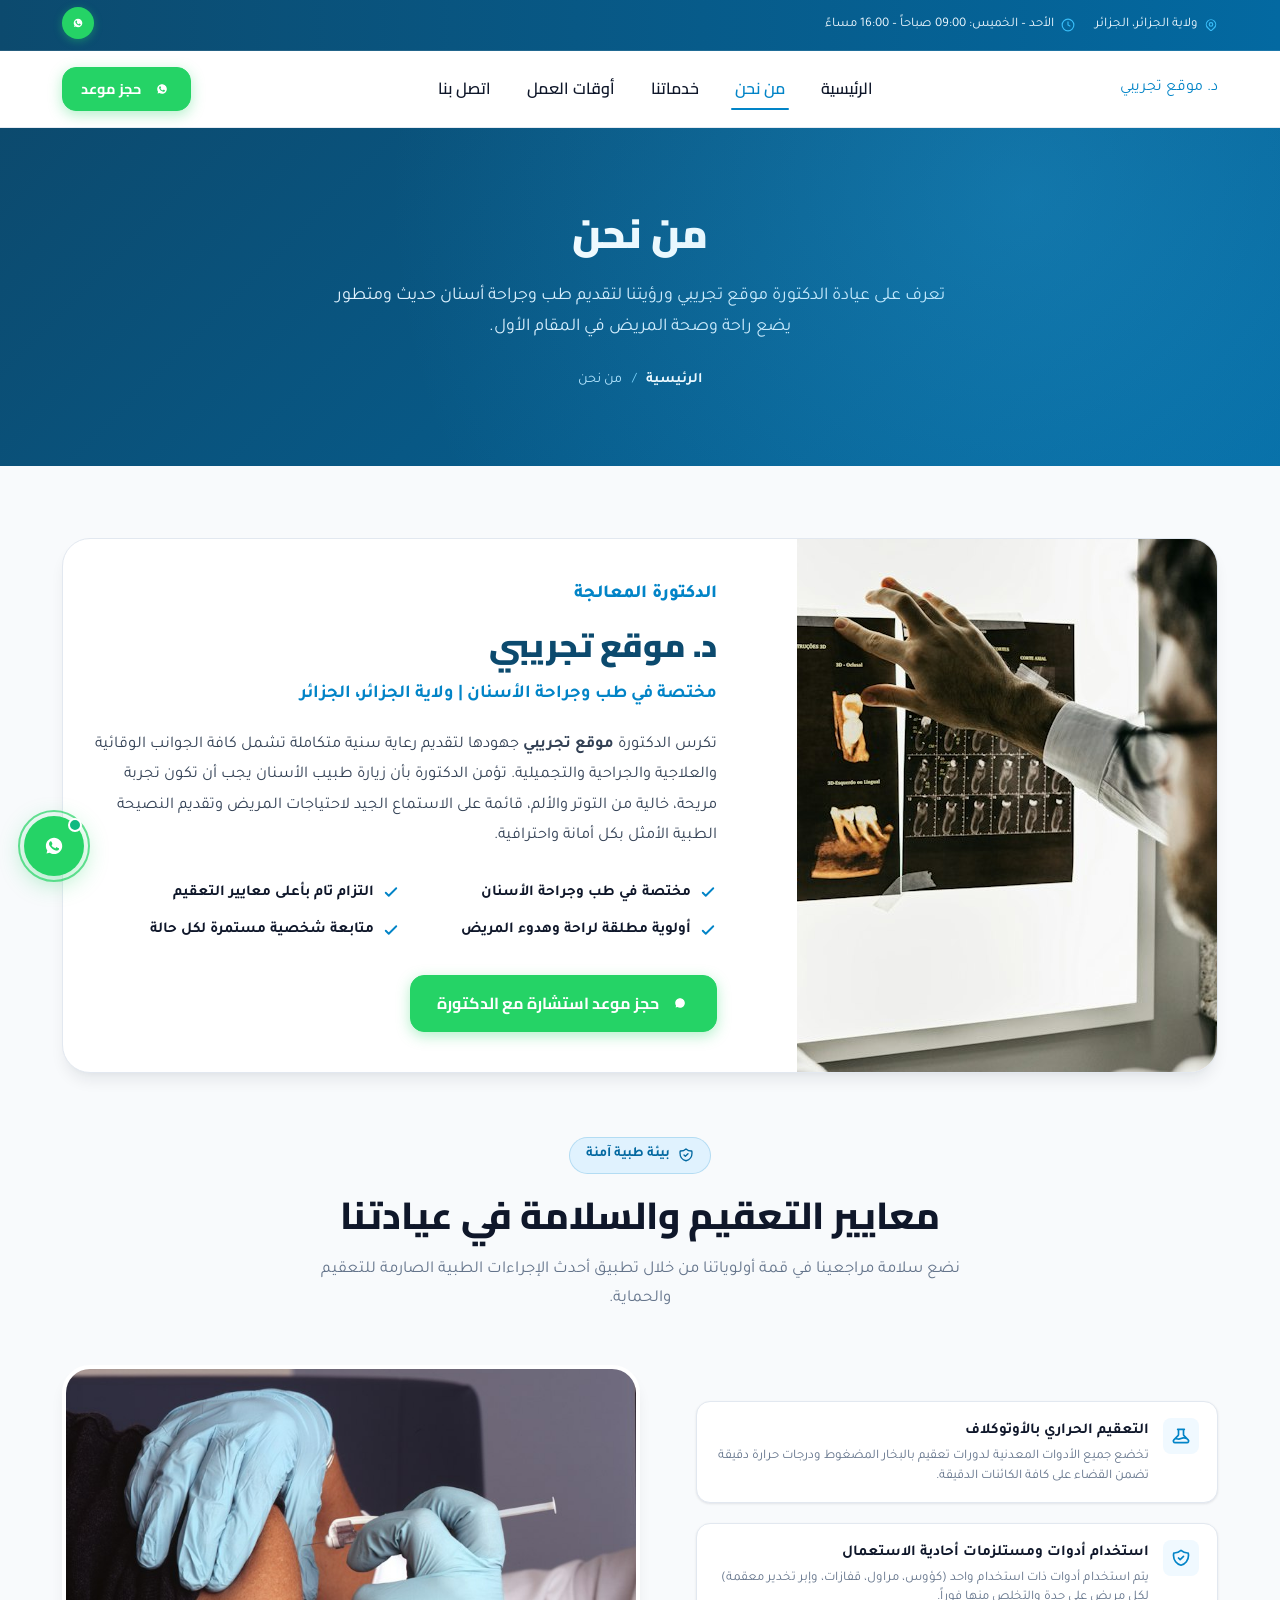
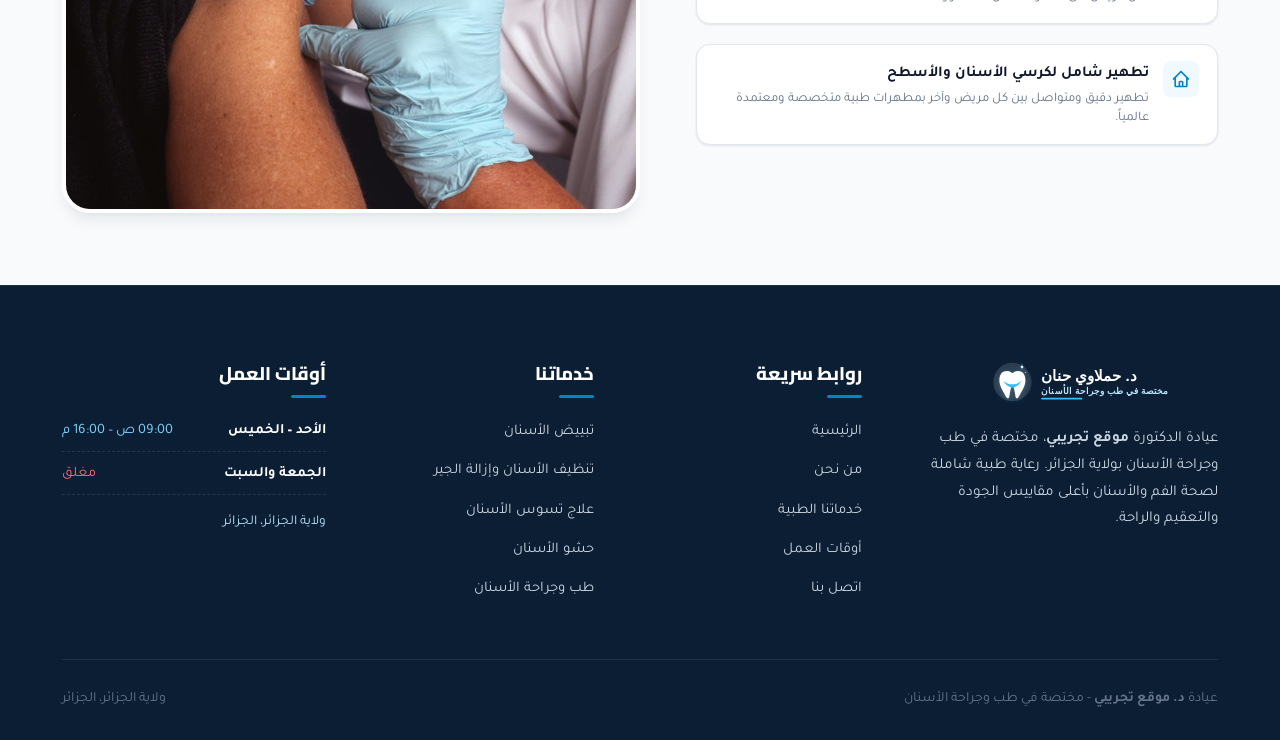
<file: about.html>
<!DOCTYPE html>
<html lang="ar" dir="rtl">
<head>
  <meta charset="UTF-8">
  <meta name="viewport" content="width=device-width, initial-scale=1.0">
  <meta name="description" content="تعرف على الدكتورة موقع تجريبي - مختصة في طب وجراحة الأسنان بولاية الجزائر. رعاية طبية متخصصة ومريحة لصحة الفم والأسنان بأعلى مقاييس الجودة والتعقيم.">
  <title>من نحن | د. موقع تجريبي - مختصة في طب وجراحة الأسنان</title>
  <link rel="icon" type="image/svg+xml" href="assets/images/favicon.svg">
  <link rel="stylesheet" href="assets/css/style.css">
</head>
<body>

  <!-- Topbar -->
  <aside class="topbar" aria-label="شريط معلومات العيادة">
    <div class="container">
      <div class="topbar-info">
        <span class="topbar-item">
          <svg viewBox="0 0 24 24" fill="none" stroke="currentColor" stroke-width="2"><path stroke-linecap="round" stroke-linejoin="round" d="M17.657 16.657L13.414 20.9a1.998 1.998 0 01-2.827 0l-4.244-4.243a8 8 0 1111.314 0z"/><path stroke-linecap="round" stroke-linejoin="round" d="M15 11a3 3 0 11-6 0 3 3 0 016 0z"/></svg>
          ولاية الجزائر، الجزائر
        </span>
        <span class="topbar-item">
          <svg viewBox="0 0 24 24" fill="none" stroke="currentColor" stroke-width="2"><circle cx="12" cy="12" r="10"/><polyline points="12 6 12 12 16 14"/></svg>
          الأحد – الخميس: 09:00 صباحاً – 16:00 مساءً
        </span>
      </div>
      <div>
        <a href="https://wa.me/213669371261?text=%D8%A7%D9%84%D8%B3%D9%84%D8%A7%D9%85%20%D8%B9%D9%84%D9%8A%D9%83%D9%85%20%D8%AF%D9%83%D8%AA%D9%88%D8%B1%D8%A9%20%D8%AD%D9%85%D9%84%D8%A7%D9%88%D9%8A%20%D8%AD%D9%86%D8%A7%D9%86%D8%8C%20%D8%A3%D9%88%D8%AF%20%D8%AD%D8%AC%D8%B2%20%D9%85%D9%88%D8%B9%D8%AF%20%D9%81%D9%8A%20%D8%A7%D9%84%D8%B9%D9%8A%D8%A7%D8%AF%D8%A9%D8%8C%20%D9%85%D9%86%20%D9%81%D8%B6%D9%84%D9%83%D9%85." target="_blank" rel="noopener noreferrer" class="topbar-whatsapp-link" title="تواصل عبر واتساب" aria-label="واتساب">
          <svg viewBox="0 0 24 24" width="18" height="18" fill="currentColor"><path d="M12.031 6.172c-3.181 0-5.767 2.586-5.768 5.766-.001 1.298.38 2.27 1.019 3.287l-.582 2.128 2.182-.573c.978.58 1.911.928 3.145.929 3.178 0 5.767-2.587 5.768-5.766.001-3.187-2.575-5.77-5.764-5.771zm3.392 8.244c-.144.405-.837.774-1.17.824-.299.045-.677.063-1.092-.069-.252-.08-.575-.187-.988-.365-1.739-.751-2.874-2.502-2.961-2.617-.087-.116-.708-.94-.708-1.793s.448-1.273.607-1.446c.159-.173.346-.217.462-.217l.332.006c.106.005.249-.04.39.298.144.347.491 1.2.534 1.287.043.087.072.188.014.304-.058.116-.087.188-.173.289l-.26.304c-.087.086-.177.18-.076.354.101.174.449.741.964 1.201.662.591 1.221.774 1.394.86.173.086.275.071.376-.044.101-.116.433-.506.549-.68.116-.173.231-.145.39-.086s1.011.477 1.184.564.289.13.332.202c.043.073.043.419-.101.824z"/></svg>
        </a>
      </div>
    </div>
  </aside>

  <!-- Header -->
  <header class="site-header">
    <div class="container">
      <nav class="navbar" aria-label="التنقل الرئيسي">
        <a href="index.html" class="nav-brand">
<span class="nav-brand-text">د. موقع تجريبي</span>
        </a>
        <div class="nav-menu">
          <a href="index.html" class="nav-link">الرئيسية</a>
          <a href="about.html" class="nav-link active">من نحن</a>
          <a href="services.html" class="nav-link">خدماتنا</a>
          <a href="schedule.html" class="nav-link">أوقات العمل</a>
          <a href="contact.html" class="nav-link">اتصل بنا</a>
        </div>
        <div class="nav-actions">
          <a href="https://wa.me/213669371261?text=%D8%A7%D9%84%D8%B3%D9%84%D8%A7%D9%85%20%D8%B9%D9%84%D9%8A%D9%83%D9%85%20%D8%AF%D9%83%D8%AA%D9%88%D8%B1%D8%A9%20%D8%AD%D9%85%D9%84%D8%A7%D9%88%D9%8A%20%D8%AD%D9%86%D8%A7%D9%86%D8%8C%20%D8%A3%D9%88%D8%AF%20%D8%AD%D8%AC%D8%B2%20%D9%85%D9%88%D8%B9%D8%AF%20%D9%81%D9%8A%20%D8%A7%D9%84%D8%B9%D9%8A%D8%A7%D8%AF%D8%A9%D8%8C%20%D9%85%D9%86%20%D9%81%D8%B6%D9%84%D9%83%D9%85." target="_blank" rel="noopener noreferrer" class="btn btn-whatsapp btn-sm">
            <svg viewBox="0 0 24 24" fill="currentColor"><path d="M12.031 6.172c-3.181 0-5.767 2.586-5.768 5.766-.001 1.298.38 2.27 1.019 3.287l-.582 2.128 2.182-.573c.978.58 1.911.928 3.145.929 3.178 0 5.767-2.587 5.768-5.766.001-3.187-2.575-5.77-5.764-5.771zm3.392 8.244c-.144.405-.837.774-1.17.824-.299.045-.677.063-1.092-.069-.252-.08-.575-.187-.988-.365-1.739-.751-2.874-2.502-2.961-2.617-.087-.116-.708-.94-.708-1.793s.448-1.273.607-1.446c.159-.173.346-.217.462-.217l.332.006c.106.005.249-.04.39.298.144.347.491 1.2.534 1.287.043.087.072.188.014.304-.058.116-.087.188-.173.289l-.26.304c-.087.086-.177.18-.076.354.101.174.449.741.964 1.201.662.591 1.221.774 1.394.86.173.086.275.071.376-.044.101-.116.433-.506.549-.68.116-.173.231-.145.39-.086s1.011.477 1.184.564.289.13.332.202c.043.073.043.419-.101.824z"/></svg>
            <span>حجز موعد</span>
          </a>
          <button class="mobile-nav-toggle" id="mobileNavToggle" aria-label="فتح القائمة الرئيسية" aria-expanded="false">
            <span></span><span></span><span></span>
          </button>
        </div>
      </nav>
    </div>
  </header>

  <!-- Mobile Drawer -->
  <div class="drawer-backdrop" id="drawerBackdrop"></div>
  <aside class="mobile-drawer" id="mobileDrawer">
    <div style="margin-bottom: 1.5rem; text-align: center;">
      <img src="assets/images/logo.svg" alt="شعار د. موقع تجريبي" style="max-height: 48px; margin: 0 auto;">
    </div>
    <div class="drawer-links">
      <a href="index.html" class="drawer-link">الرئيسية</a>
      <a href="about.html" class="drawer-link active">من نحن</a>
      <a href="services.html" class="drawer-link">خدماتنا</a>
      <a href="schedule.html" class="drawer-link">أوقات العمل</a>
      <a href="contact.html" class="drawer-link">اتصل بنا</a>
    </div>
    <div style="margin-top: 1rem;">
      <a href="https://wa.me/213669371261?text=%D8%A7%D9%84%D8%B3%D9%84%D8%A7%D9%85%20%D8%B9%D9%84%D9%8A%D9%83%D9%85%20%D8%AF%D9%83%D8%AA%D9%88%D8%B1%D8%A9%20%D8%AD%D9%85%D9%84%D8%A7%D9%88%D9%8A%20%D8%AD%D9%86%D8%A7%D9%86%D8%8C%20%D8%A3%D9%88%D8%AF%20%D8%AD%D8%AC%D8%B2%20%D9%85%D9%88%D8%B9%D8%AF%20%D9%81%D9%8A%20%D8%A7%D9%84%D8%B9%D9%8A%D8%A7%D8%AF%D8%A9%D8%8C%20%D9%85%D9%86%20%D9%81%D8%B6%D9%84%D9%83%D9%85." target="_blank" rel="noopener noreferrer" class="btn btn-whatsapp" style="width: 100%;">
        <svg viewBox="0 0 24 24" fill="currentColor"><path d="M12.031 6.172c-3.181 0-5.767 2.586-5.768 5.766-.001 1.298.38 2.27 1.019 3.287l-.582 2.128 2.182-.573c.978.58 1.911.928 3.145.929 3.178 0 5.767-2.587 5.768-5.766.001-3.187-2.575-5.77-5.764-5.771z"/></svg>
        <span>حجز موعد عبر واتساب</span>
      </a>
    </div>
  </aside>

  <!-- Page Hero -->
  <section class="page-hero">
    <div class="container">
      <h1 class="page-hero-title">من نحن</h1>
      <p class="page-hero-desc">
        تعرف على عيادة الدكتورة موقع تجريبي ورؤيتنا لتقديم طب وجراحة أسنان حديث ومتطور يضع راحة وصحة المريض في المقام الأول.
      </p>
      <nav class="breadcrumb-nav" aria-label="مسار التنقل">
        <a href="index.html">الرئيسية</a>
        <span class="breadcrumb-separator">/</span>
        <span>من نحن</span>
      </nav>
    </div>
  </section>

  <!-- Main Content -->
  <main class="section">
    <div class="container">
      
      <!-- Doctor Presentation Card -->
      <div class="dentist-profile-card">
        <div class="profile-card-grid">
          <div class="profile-img-wrap">
            <img src="assets/images/dentist-care.jpg" alt="د. موقع تجريبي - مختصة في طب وجراحة الأسنان" class="profile-img">
          </div>
          <div class="profile-info-body">
            <span class="about-dentist-tag">الدكتورة المعالجة</span>
            <h2 class="profile-doctor-name">د. موقع تجريبي</h2>
            <div class="profile-specialty">مختصة في طب وجراحة الأسنان | ولاية الجزائر، الجزائر</div>
            <p class="profile-bio">
              تكرس الدكتورة <strong>موقع تجريبي</strong> جهودها لتقديم رعاية سنية متكاملة تشمل كافة الجوانب الوقائية والعلاجية والجراحية والتجميلية. تؤمن الدكتورة بأن زيارة طبيب الأسنان يجب أن تكون تجربة مريحة، خالية من التوتر والألم، قائمة على الاستماع الجيد لاحتياجات المريض وتقديم النصيحة الطبية الأمثل بكل أمانة واحترافية.
            </p>

            <div class="profile-checklist">
              <div class="profile-check-item">
                <svg viewBox="0 0 24 24" fill="none" stroke="currentColor" stroke-width="2.5"><path stroke-linecap="round" stroke-linejoin="round" d="M5 13l4 4L19 7"/></svg>
                <span>مختصة في طب وجراحة الأسنان</span>
              </div>
              <div class="profile-check-item">
                <svg viewBox="0 0 24 24" fill="none" stroke="currentColor" stroke-width="2.5"><path stroke-linecap="round" stroke-linejoin="round" d="M5 13l4 4L19 7"/></svg>
                <span>التزام تام بأعلى معايير التعقيم</span>
              </div>
              <div class="profile-check-item">
                <svg viewBox="0 0 24 24" fill="none" stroke="currentColor" stroke-width="2.5"><path stroke-linecap="round" stroke-linejoin="round" d="M5 13l4 4L19 7"/></svg>
                <span>أولوية مطلقة لراحة وهدوء المريض</span>
              </div>
              <div class="profile-check-item">
                <svg viewBox="0 0 24 24" fill="none" stroke="currentColor" stroke-width="2.5"><path stroke-linecap="round" stroke-linejoin="round" d="M5 13l4 4L19 7"/></svg>
                <span>متابعة شخصية مستمرة لكل حالة</span>
              </div>
            </div>

            <div>
              <a href="https://wa.me/213669371261?text=%D8%A7%D9%84%D8%B3%D9%84%D8%A7%D9%85%20%D8%B9%D9%84%D9%8A%D9%83%D9%85%20%D8%AF%D9%83%D8%AA%D9%88%D8%B1%D8%A9%20%D8%AD%D9%85%D9%84%D8%A7%D9%88%D9%8A%20%D8%AD%D9%86%D8%A7%D9%86%D8%8C%20%D8%A3%D9%88%D8%AF%20%D8%AD%D8%AC%D8%B2%20%D9%85%D9%88%D8%B9%D8%AF%20%D9%81%D9%8A%20%D8%A7%D9%84%D8%B9%D9%8A%D8%A7%D8%AF%D8%A9%D8%8C%20%D9%85%D9%86%20%D9%81%D8%B6%D9%84%D9%83%D9%85." target="_blank" rel="noopener noreferrer" class="btn btn-whatsapp">
                <svg viewBox="0 0 24 24" fill="currentColor"><path d="M12.031 6.172c-3.181 0-5.767 2.586-5.768 5.766-.001 1.298.38 2.27 1.019 3.287l-.582 2.128 2.182-.573c.978.58 1.911.928 3.145.929 3.178 0 5.767-2.587 5.768-5.766.001-3.187-2.575-5.77-5.764-5.771z"/></svg>
                <span>حجز موعد استشارة مع الدكتورة</span>
              </a>
            </div>
          </div>
        </div>
      </div>

      <!-- Clinic Hygiene & Environment Section -->
      <div style="margin-top: 4rem;">
        <div class="section-header">
          <div class="section-badge">
            <svg viewBox="0 0 24 24" fill="none" stroke="currentColor" stroke-width="2"><path stroke-linecap="round" stroke-linejoin="round" d="M9 12l2 2 4-4m5.618-4.016A11.955 11.955 0 0112 2.944a11.955 11.955 0 01-8.618 3.04A12.02 12.02 0 003 9c0 5.591 3.824 10.29 9 11.622 5.176-1.332 9-6.03 9-11.622 0-1.042-.133-2.052-.382-3.016z"/></svg>
            <span>بيئة طبية آمنة</span>
          </div>
          <h2 class="section-title">معايير التعقيم والسلامة في عيادتنا</h2>
          <p class="section-desc">
            نضع سلامة مراجعينا في قمة أولوياتنا من خلال تطبيق أحدث الإجراءات الطبية الصارمة للتعقيم والحماية.
          </p>
        </div>

        <div class="about-grid" style="align-items: center;">
          <div>
            <div class="about-values-list" style="grid-template-columns: 1fr;">
              <div class="about-value-item">
                <div class="about-value-icon">
                  <svg viewBox="0 0 24 24" fill="none" stroke="currentColor" stroke-width="2"><path stroke-linecap="round" stroke-linejoin="round" d="M19.428 15.428a2 2 0 00-1.022-.547l-2.387-.477a6 6 0 00-3.86.517l-.318.158a6 6 0 01-3.86.517L6.05 15.21a2 2 0 00-1.806.547M8 4h8l-1 1v5.172a2 2 0 00.586 1.414l5 5c1.26 1.26.367 3.414-1.415 3.414H4.828c-1.782 0-2.674-2.154-1.414-3.414l5-5A2 2 0 009 10.172V5L8 4z"/></svg>
                </div>
                <div class="about-value-text">
                  <h5>التعقيم الحراري بالأوتوكلاف</h5>
                  <p>تخضع جميع الأدوات المعدنية لدورات تعقيم بالبخار المضغوط ودرجات حرارة دقيقة تضمن القضاء على كافة الكائنات الدقيقة.</p>
                </div>
              </div>

              <div class="about-value-item">
                <div class="about-value-icon">
                  <svg viewBox="0 0 24 24" fill="none" stroke="currentColor" stroke-width="2"><path stroke-linecap="round" stroke-linejoin="round" d="M9 12l2 2 4-4m5.618-4.016A11.955 11.955 0 0112 2.944a11.955 11.955 0 01-8.618 3.04A12.02 12.02 0 003 9c0 5.591 3.824 10.29 9 11.622 5.176-1.332 9-6.03 9-11.622 0-1.042-.133-2.052-.382-3.016z"/></svg>
                </div>
                <div class="about-value-text">
                  <h5>استخدام أدوات ومستلزمات أحادية الاستعمال</h5>
                  <p>يتم استخدام أدوات ذات استخدام واحد (كؤوس، مراول، قفازات، وإبر تخدير معقمة) لكل مريض على حدة والتخلص منها فوراً.</p>
                </div>
              </div>

              <div class="about-value-item">
                <div class="about-value-icon">
                  <svg viewBox="0 0 24 24" fill="none" stroke="currentColor" stroke-width="2"><path stroke-linecap="round" stroke-linejoin="round" d="M3 12l2-2m0 0l7-7 7 7M5 10v10a1 1 0 001 1h3m10-11l2 2m-2-2v10a1 1 0 01-1 1h-3m-6 0a1 1 0 001-1v-4a1 1 0 011-1h2a1 1 0 011 1v4a1 1 0 001 1m-6 0h6"/></svg>
                </div>
                <div class="about-value-text">
                  <h5>تطهير شامل لكرسي الأسنان والأسطح</h5>
                  <p>تطهير دقيق ومتواصل بين كل مريض وآخر بمطهرات طبية متخصصة ومعتمدة عالمياً.</p>
                </div>
              </div>
            </div>
          </div>

          <div>
            <div class="about-main-img-card">
              <img src="assets/images/sterilization.jpg" alt="أجهزة التعقيم الحديثة في عيادة د. موقع تجريبي">
            </div>
          </div>
        </div>
      </div>

    </div>
  </main>

  <!-- Footer -->
  <footer class="site-footer">
    <div class="container">
      <div class="footer-grid">
        <div class="footer-brand-col">
          <img src="assets/images/logo-white.svg" alt="شعار د. موقع تجريبي" class="footer-logo-img">
          <p>
            عيادة الدكتورة <strong>موقع تجريبي</strong>، مختصة في طب وجراحة الأسنان بولاية الجزائر. رعاية طبية شاملة لصحة الفم والأسنان بأعلى مقاييس الجودة والتعقيم والراحة.
          </p>
        </div>
        <div class="footer-col">
          <h4>روابط سريعة</h4>
          <ul class="footer-links-list">
            <li><a href="index.html">الرئيسية</a></li>
            <li><a href="about.html">من نحن</a></li>
            <li><a href="services.html">خدماتنا الطبية</a></li>
            <li><a href="schedule.html">أوقات العمل</a></li>
            <li><a href="contact.html">اتصل بنا</a></li>
          </ul>
        </div>
        <div class="footer-col">
          <h4>خدماتنا</h4>
          <ul class="footer-links-list">
            <li><a href="services.html">تبييض الأسنان</a></li>
            <li><a href="services.html">تنظيف الأسنان وإزالة الجير</a></li>
            <li><a href="services.html">علاج تسوس الأسنان</a></li>
            <li><a href="services.html">حشو الأسنان</a></li>
            <li><a href="services.html">طب وجراحة الأسنان</a></li>
          </ul>
        </div>
        <div class="footer-col">
          <h4>أوقات العمل</h4>
          <div class="footer-schedule-list">
            <div class="footer-schedule-item"><span>الأحد – الخميس</span><span>09:00 ص – 16:00 م</span></div>
            <div class="footer-schedule-item"><span>الجمعة والسبت</span><span style="color: #f87171;">مغلق</span></div>
          </div>
          <div style="margin-top: 1rem; color: #bae6fd; font-size: 0.85rem;">ولاية الجزائر، الجزائر</div>
        </div>
      </div>
      <div class="footer-bottom">
        <div>عيادة <strong>د. موقع تجريبي</strong> - مختصة في طب وجراحة الأسنان</div>
        <div>ولاية الجزائر، الجزائر</div>
      </div>
    </div>
  </footer>

  <!-- Floating WhatsApp Widget -->
  <aside class="whatsapp-floating-widget" aria-label="حجز موعد عبر واتساب">
    <a href="https://wa.me/213669371261?text=%D8%A7%D9%84%D8%B3%D9%84%D8%A7%D9%85%20%D8%B9%D9%84%D9%8A%D9%83%D9%85%20%D8%AF%D9%83%D8%AA%D9%88%D8%B1%D8%A9%20%D8%AD%D9%85%D9%84%D8%A7%D9%88%D9%8A%20%D8%AD%D9%86%D8%A7%D9%86%D8%8C%20%D8%A3%D9%88%D8%AF%20%D8%AD%D8%AC%D8%B2%20%D9%85%D9%88%D8%B9%D8%AF%20%D9%81%D9%8A%20%D8%A7%D9%84%D8%B9%D9%8A%D8%A7%D8%AF%D8%A9%D8%8C%20%D9%85%D9%86%20%D9%81%D8%B6%D9%84%D9%83%D9%85." 
       target="_blank" 
       rel="noopener noreferrer" 
       class="whatsapp-float-btn" 
       title="حجز موعد عبر واتساب">
      <svg viewBox="0 0 24 24"><path d="M12.031 6.172c-3.181 0-5.767 2.586-5.768 5.766-.001 1.298.38 2.27 1.019 3.287l-.582 2.128 2.182-.573c.978.58 1.911.928 3.145.929 3.178 0 5.767-2.587 5.768-5.766.001-3.187-2.575-5.77-5.764-5.771zm3.392 8.244c-.144.405-.837.774-1.17.824-.299.045-.677.063-1.092-.069-.252-.08-.575-.187-.988-.365-1.739-.751-2.874-2.502-2.961-2.617-.087-.116-.708-.94-.708-1.793s.448-1.273.607-1.446c.159-.173.346-.217.462-.217l.332.006c.106.005.249-.04.39.298.144.347.491 1.2.534 1.287.043.087.072.188.014.304-.058.116-.087.188-.173.289l-.26.304c-.087.086-.177.18-.076.354.101.174.449.741.964 1.201.662.591 1.221.774 1.394.86.173.086.275.071.376-.044.101-.116.433-.506.549-.68.116-.173.231-.145.39-.086s1.011.477 1.184.564.289.13.332.202c.043.073.043.419-.101.824z"/></svg>
      <span class="whatsapp-badge-status"></span>
    </a>
    <span class="whatsapp-float-tooltip">احجز موعدك الآن عبر واتساب</span>
  </aside>

  <button id="backToTop" class="back-to-top" aria-label="العودة لأعلى الصفحة"><svg viewBox="0 0 24 24" fill="none" stroke="currentColor" stroke-width="2.5"><path stroke-linecap="round" stroke-linejoin="round" d="M5 15l7-7 7 7"/></svg></button>
  <script src="assets/js/main.js"></script>
</body>
</html>
</file>
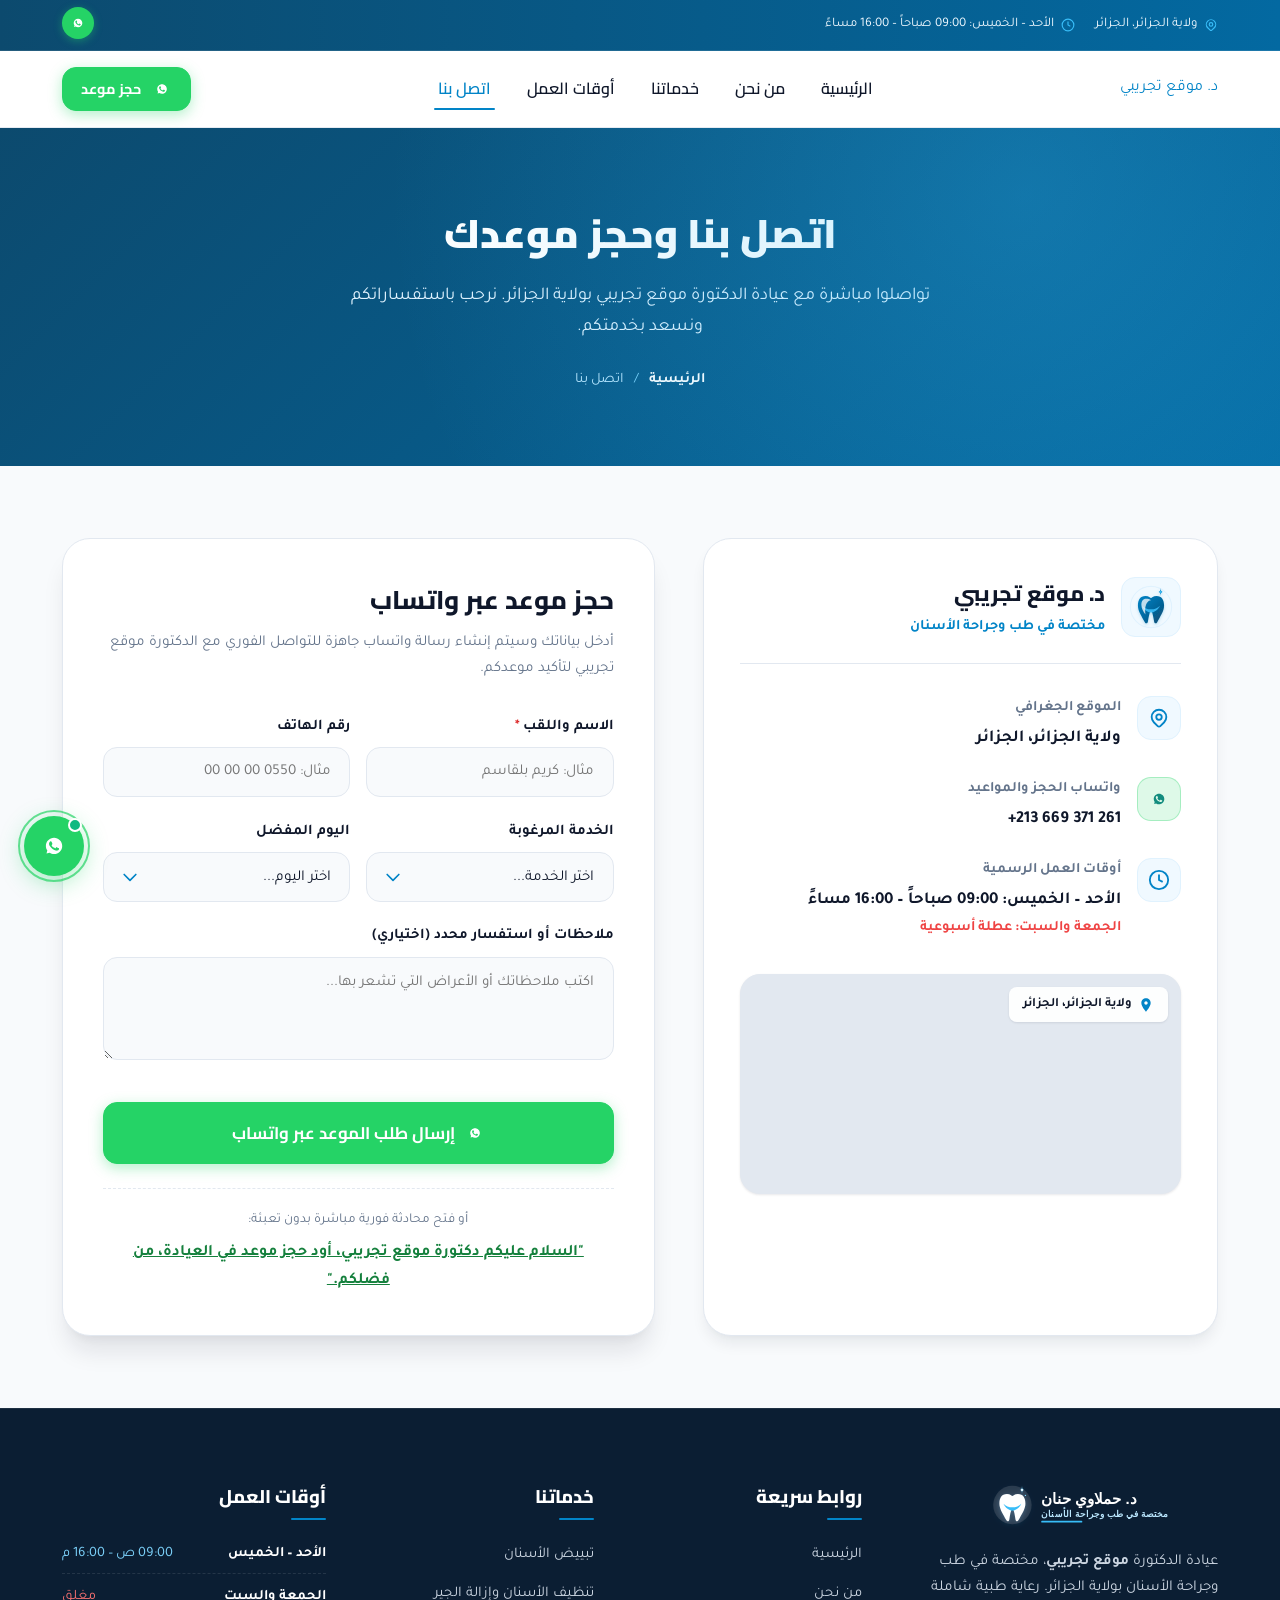
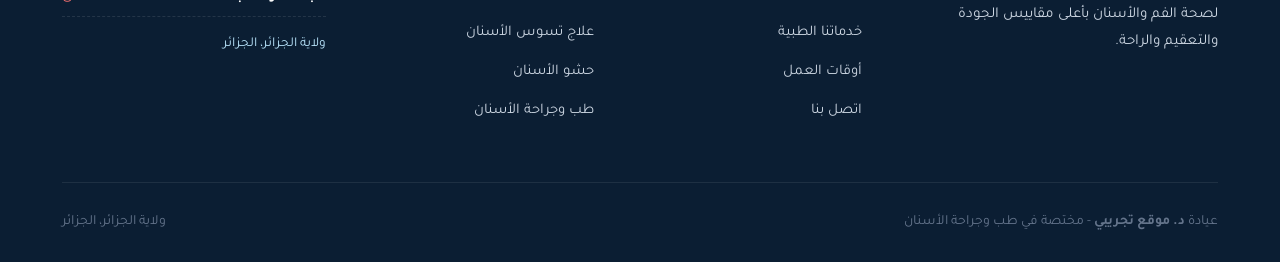
<file: contact.html>
<!DOCTYPE html>
<html lang="ar" dir="rtl">
<head>
  <meta charset="UTF-8">
  <meta name="viewport" content="width=device-width, initial-scale=1.0">
  <meta name="description" content="تواصل مع عيادة د. موقع تجريبي - مختصة في طب وجراحة الأسنان بولاية الجزائر. حجز المواعيد عبر واتساب: +213669371261. موقع العيادة وأوقات الاستقبال.">
  <title>اتصل بنا | د. موقع تجريبي - مختصة في طب وجراحة الأسنان</title>
  <link rel="icon" type="image/svg+xml" href="assets/images/favicon.svg">
  <link rel="stylesheet" href="assets/css/style.css">
</head>
<body>

  <!-- Topbar -->
  <aside class="topbar" aria-label="شريط معلومات العيادة">
    <div class="container">
      <div class="topbar-info">
        <span class="topbar-item">
          <svg viewBox="0 0 24 24" fill="none" stroke="currentColor" stroke-width="2"><path stroke-linecap="round" stroke-linejoin="round" d="M17.657 16.657L13.414 20.9a1.998 1.998 0 01-2.827 0l-4.244-4.243a8 8 0 1111.314 0z"/><path stroke-linecap="round" stroke-linejoin="round" d="M15 11a3 3 0 11-6 0 3 3 0 016 0z"/></svg>
          ولاية الجزائر، الجزائر
        </span>
        <span class="topbar-item">
          <svg viewBox="0 0 24 24" fill="none" stroke="currentColor" stroke-width="2"><circle cx="12" cy="12" r="10"/><polyline points="12 6 12 12 16 14"/></svg>
          الأحد – الخميس: 09:00 صباحاً – 16:00 مساءً
        </span>
      </div>
      <div>
        <a href="https://wa.me/213669371261?text=%D8%A7%D9%84%D8%B3%D9%84%D8%A7%D9%85%20%D8%B9%D9%84%D9%8A%D9%83%D9%85%20%D8%AF%D9%83%D8%AA%D9%88%D8%B1%D8%A9%20%D8%AD%D9%85%D9%84%D8%A7%D9%88%D9%8A%20%D8%AD%D9%86%D8%A7%D9%86%D8%8C%20%D8%A3%D9%88%D8%AF%20%D8%AD%D8%AC%D8%B2%20%D9%85%D9%88%D8%B9%D8%AF%20%D9%81%D9%8A%20%D8%A7%D9%84%D8%B9%D9%8A%D8%A7%D8%AF%D8%A9%D8%8C%20%D9%85%D9%86%20%D9%81%D8%B6%D9%84%D9%83%D9%85." target="_blank" rel="noopener noreferrer" class="topbar-whatsapp-link" title="تواصل عبر واتساب" aria-label="واتساب">
          <svg viewBox="0 0 24 24" width="18" height="18" fill="currentColor"><path d="M12.031 6.172c-3.181 0-5.767 2.586-5.768 5.766-.001 1.298.38 2.27 1.019 3.287l-.582 2.128 2.182-.573c.978.58 1.911.928 3.145.929 3.178 0 5.767-2.587 5.768-5.766.001-3.187-2.575-5.77-5.764-5.771zm3.392 8.244c-.144.405-.837.774-1.17.824-.299.045-.677.063-1.092-.069-.252-.08-.575-.187-.988-.365-1.739-.751-2.874-2.502-2.961-2.617-.087-.116-.708-.94-.708-1.793s.448-1.273.607-1.446c.159-.173.346-.217.462-.217l.332.006c.106.005.249-.04.39.298.144.347.491 1.2.534 1.287.043.087.072.188.014.304-.058.116-.087.188-.173.289l-.26.304c-.087.086-.177.18-.076.354.101.174.449.741.964 1.201.662.591 1.221.774 1.394.86.173.086.275.071.376-.044.101-.116.433-.506.549-.68.116-.173.231-.145.39-.086s1.011.477 1.184.564.289.13.332.202c.043.073.043.419-.101.824z"/></svg>
        </a>
      </div>
    </div>
  </aside>

  <!-- Header -->
  <header class="site-header">
    <div class="container">
      <nav class="navbar" aria-label="التنقل الرئيسي">
        <a href="index.html" class="nav-brand">
<span class="nav-brand-text">د. موقع تجريبي</span>
        </a>
        <div class="nav-menu">
          <a href="index.html" class="nav-link">الرئيسية</a>
          <a href="about.html" class="nav-link">من نحن</a>
          <a href="services.html" class="nav-link">خدماتنا</a>
          <a href="schedule.html" class="nav-link">أوقات العمل</a>
          <a href="contact.html" class="nav-link active">اتصل بنا</a>
        </div>
        <div class="nav-actions">
          <a href="https://wa.me/213669371261?text=%D8%A7%D9%84%D8%B3%D9%84%D8%A7%D9%85%20%D8%B9%D9%84%D9%8A%D9%83%D9%85%20%D8%AF%D9%83%D8%AA%D9%88%D8%B1%D8%A9%20%D8%AD%D9%85%D9%84%D8%A7%D9%88%D9%8A%20%D8%AD%D9%86%D8%A7%D9%86%D8%8C%20%D8%A3%D9%88%D8%AF%20%D8%AD%D8%AC%D8%B2%20%D9%85%D9%88%D8%B9%D8%AF%20%D9%81%D9%8A%20%D8%A7%D9%84%D8%B9%D9%8A%D8%A7%D8%AF%D8%A9%D8%8C%20%D9%85%D9%86%20%D9%81%D8%B6%D9%84%D9%83%D9%85." target="_blank" rel="noopener noreferrer" class="btn btn-whatsapp btn-sm">
            <svg viewBox="0 0 24 24" fill="currentColor"><path d="M12.031 6.172c-3.181 0-5.767 2.586-5.768 5.766-.001 1.298.38 2.27 1.019 3.287l-.582 2.128 2.182-.573c.978.58 1.911.928 3.145.929 3.178 0 5.767-2.587 5.768-5.766.001-3.187-2.575-5.77-5.764-5.771zm3.392 8.244c-.144.405-.837.774-1.17.824-.299.045-.677.063-1.092-.069-.252-.08-.575-.187-.988-.365-1.739-.751-2.874-2.502-2.961-2.617-.087-.116-.708-.94-.708-1.793s.448-1.273.607-1.446c.159-.173.346-.217.462-.217l.332.006c.106.005.249-.04.39.298.144.347.491 1.2.534 1.287.043.087.072.188.014.304-.058.116-.087.188-.173.289l-.26.304c-.087.086-.177.18-.076.354.101.174.449.741.964 1.201.662.591 1.221.774 1.394.86.173.086.275.071.376-.044.101-.116.433-.506.549-.68.116-.173.231-.145.39-.086s1.011.477 1.184.564.289.13.332.202c.043.073.043.419-.101.824z"/></svg>
            <span>حجز موعد</span>
          </a>
          <button class="mobile-nav-toggle" id="mobileNavToggle" aria-label="فتح القائمة الرئيسية" aria-expanded="false">
            <span></span><span></span><span></span>
          </button>
        </div>
      </nav>
    </div>
  </header>

  <!-- Mobile Drawer -->
  <div class="drawer-backdrop" id="drawerBackdrop"></div>
  <aside class="mobile-drawer" id="mobileDrawer">
    <div style="margin-bottom: 1.5rem; text-align: center;">
      <img src="assets/images/logo.svg" alt="شعار د. موقع تجريبي" style="max-height: 48px; margin: 0 auto;">
    </div>
    <div class="drawer-links">
      <a href="index.html" class="drawer-link">الرئيسية</a>
      <a href="about.html" class="drawer-link">من نحن</a>
      <a href="services.html" class="drawer-link">خدماتنا</a>
      <a href="schedule.html" class="drawer-link">أوقات العمل</a>
      <a href="contact.html" class="drawer-link active">اتصل بنا</a>
    </div>
    <div style="margin-top: 1rem;">
      <a href="https://wa.me/213669371261?text=%D8%A7%D9%84%D8%B3%D9%84%D8%A7%D9%85%20%D8%B9%D9%84%D9%8A%D9%83%D9%85%20%D8%AF%D9%83%D8%AA%D9%88%D8%B1%D8%A9%20%D8%AD%D9%85%D9%84%D8%A7%D9%88%D9%8A%20%D8%AD%D9%86%D8%A7%D9%86%D8%8C%20%D8%A3%D9%88%D8%AF%20%D8%AD%D8%AC%D8%B2%20%D9%85%D9%88%D8%B9%D8%AF%20%D9%81%D9%8A%20%D8%A7%D9%84%D8%B9%D9%8A%D8%A7%D8%AF%D8%A9%D8%8C%20%D9%85%D9%86%20%D9%81%D8%B6%D9%84%D9%83%D9%85." target="_blank" rel="noopener noreferrer" class="btn btn-whatsapp" style="width: 100%;">
        <svg viewBox="0 0 24 24" fill="currentColor"><path d="M12.031 6.172c-3.181 0-5.767 2.586-5.768 5.766-.001 1.298.38 2.27 1.019 3.287l-.582 2.128 2.182-.573c.978.58 1.911.928 3.145.929 3.178 0 5.767-2.587 5.768-5.766.001-3.187-2.575-5.77-5.764-5.771zm3.392 8.244c-.144.405-.837.774-1.17.824-.299.045-.677.063-1.092-.069-.252-.08-.575-.187-.988-.365-1.739-.751-2.874-2.502-2.961-2.617-.087-.116-.708-.94-.708-1.793s.448-1.273.607-1.446c.159-.173.346-.217.462-.217l.332.006c.106.005.249-.04.39.298.144.347.491 1.2.534 1.287.043.087.072.188.014.304-.058.116-.087.188-.173.289l-.26.304c-.087.086-.177.18-.076.354.101.174.449.741.964 1.201.662.591 1.221.774 1.394.86.173.086.275.071.376-.044.101-.116.433-.506.549-.68.116-.173.231-.145.39-.086s1.011.477 1.184.564.289.13.332.202c.043.073.043.419-.101.824z"/></svg>
        <span>حجز موعد عبر واتساب</span>
      </a>
    </div>
  </aside>

  <!-- Page Hero -->
  <section class="page-hero">
    <div class="container">
      <h1 class="page-hero-title">اتصل بنا وحجز موعدك</h1>
      <p class="page-hero-desc">
        تواصلوا مباشرة مع عيادة الدكتورة موقع تجريبي بولاية الجزائر. نرحب باستفساراتكم ونسعد بخدمتكم.
      </p>
      <nav class="breadcrumb-nav" aria-label="مسار التنقل">
        <a href="index.html">الرئيسية</a>
        <span class="breadcrumb-separator">/</span>
        <span>اتصل بنا</span>
      </nav>
    </div>
  </section>

  <!-- Contact Page Main Section -->
  <main class="section">
    <div class="container">
      
      <div class="contact-grid">
        
        <!-- Info & Map Column -->
        <div class="contact-info-card">
          
          <div class="contact-clinic-badge">
            <div class="contact-clinic-logo">
              <img src="assets/images/logo-icon.svg" alt="شعار د. موقع تجريبي">
            </div>
            <div class="contact-clinic-titles">
              <h3>د. موقع تجريبي</h3>
              <p>مختصة في طب وجراحة الأسنان</p>
            </div>
          </div>

          <div class="contact-items-list">
            
            <!-- Location -->
            <div class="contact-item">
              <div class="contact-item-icon">
                <svg viewBox="0 0 24 24" fill="none" stroke="currentColor" stroke-width="2"><path stroke-linecap="round" stroke-linejoin="round" d="M17.657 16.657L13.414 20.9a1.998 1.998 0 01-2.827 0l-4.244-4.243a8 8 0 1111.314 0z"/><path stroke-linecap="round" stroke-linejoin="round" d="M15 11a3 3 0 11-6 0 3 3 0 016 0z"/></svg>
              </div>
              <div class="contact-item-details">
                <h4>الموقع الجغرافي</h4>
                <p>ولاية الجزائر، الجزائر</p>
              </div>
            </div>

            <!-- WhatsApp Direct -->
            <div class="contact-item">
              <div class="contact-item-icon whatsapp-bg">
                <svg viewBox="0 0 24 24" fill="currentColor"><path d="M12.031 6.172c-3.181 0-5.767 2.586-5.768 5.766-.001 1.298.38 2.27 1.019 3.287l-.582 2.128 2.182-.573c.978.58 1.911.928 3.145.929 3.178 0 5.767-2.587 5.768-5.766.001-3.187-2.575-5.77-5.764-5.771zm3.392 8.244c-.144.405-.837.774-1.17.824-.299.045-.677.063-1.092-.069-.252-.08-.575-.187-.988-.365-1.739-.751-2.874-2.502-2.961-2.617-.087-.116-.708-.94-.708-1.793s.448-1.273.607-1.446c.159-.173.346-.217.462-.217l.332.006c.106.005.249-.04.39.298.144.347.491 1.2.534 1.287.043.087.072.188.014.304-.058.116-.087.188-.173.289l-.26.304c-.087.086-.177.18-.076.354.101.174.449.741.964 1.201.662.591 1.221.774 1.394.86.173.086.275.071.376-.044.101-.116.433-.506.549-.68.116-.173.231-.145.39-.086s1.011.477 1.184.564.289.13.332.202c.043.073.043.419-.101.824z"/></svg>
              </div>
              <div class="contact-item-details">
                <h4>واتساب الحجز والمواعيد</h4>
                <a href="https://wa.me/213669371261?text=%D8%A7%D9%84%D8%B3%D9%84%D8%A7%D9%85%20%D8%B9%D9%84%D9%8A%D9%83%D9%85%20%D8%AF%D9%83%D8%AA%D9%88%D8%B1%D8%A9%20%D8%AD%D9%85%D9%84%D8%A7%D9%88%D9%8A%20%D8%AD%D9%86%D8%A7%D9%86%D8%8C%20%D8%A3%D9%88%D8%AF%20%D8%AD%D8%AC%D8%B2%20%D9%85%D9%88%D8%B9%D8%AF%20%D9%81%D9%8A%20%D8%A7%D9%84%D8%B9%D9%8A%D8%A7%D8%AF%D8%A9%D8%8C%20%D9%85%D9%86%20%D9%81%D8%B6%D9%84%D9%83%D9%85." target="_blank" rel="noopener noreferrer" style="direction: ltr;">
                  +213 669 371 261
                </a>
              </div>
            </div>

            <!-- Working Hours -->
            <div class="contact-item">
              <div class="contact-item-icon">
                <svg viewBox="0 0 24 24" fill="none" stroke="currentColor" stroke-width="2"><circle cx="12" cy="12" r="10"/><polyline points="12 6 12 12 16 14"/></svg>
              </div>
              <div class="contact-item-details">
                <h4>أوقات العمل الرسمية</h4>
                <p>الأحد – الخميس: 09:00 صباحاً – 16:00 مساءً</p>
                <p style="color: #ef4444; font-size: 0.9rem; font-weight: 600;">الجمعة والسبت: عطلة أسبوعية</p>
              </div>
            </div>

          </div>

          <!-- Google Maps placeholder -->
          <div class="map-container" title="خريطة موقع ولاية الجزائر">
            <iframe 
              src="https://maps.google.com/maps?q=Algiers%2C%20Algeria&t=&z=13&ie=UTF8&iwloc=&output=embed" 
              loading="lazy" 
              allowfullscreen="" 
              referrerpolicy="no-referrer-when-downgrade"
              title="خريطة موقع ولاية الجزائر">
            </iframe>
            <div class="map-overlay-badge">
              <svg viewBox="0 0 24 24" width="16" height="16" fill="currentColor" style="color: #0284c7;"><path d="M12 2C8.13 2 5 5.13 5 9c0 5.25 7 13 7 13s7-7.75 7-13c0-3.87-3.13-7-7-7zm0 9.5c-1.38 0-2.5-1.12-2.5-2.5s1.12-2.5 2.5-2.5 2.5 1.12 2.5 2.5-1.12 2.5-2.5 2.5z"/></svg>
              <span>ولاية الجزائر، الجزائر</span>
            </div>
          </div>

        </div>

        <!-- Booking Form Column -->
        <div class="booking-form-card">
          <div class="booking-form-header">
            <h2 class="booking-form-title">حجز موعد عبر واتساب</h2>
            <p class="booking-form-desc">
              أدخل بياناتك وسيتم إنشاء رسالة واتساب جاهزة للتواصل الفوري مع الدكتورة موقع تجريبي لتأكيد موعدكم.
            </p>
          </div>

          <form id="quickBookingForm">
            
            <div class="form-grid-2">
              <div class="form-group">
                <label for="patientName" class="form-label">الاسم واللقب <span>*</span></label>
                <input type="text" id="patientName" class="form-control" placeholder="مثال: كريم بلقاسم" required>
              </div>

              <div class="form-group">
                <label for="patientPhone" class="form-label">رقم الهاتف</label>
                <input type="tel" id="patientPhone" class="form-control" placeholder="مثال: 0550 00 00 00" dir="ltr" style="text-align: right;">
              </div>
            </div>

            <div class="form-grid-2">
              <div class="form-group">
                <label for="bookingService" class="form-label">الخدمة المرغوبة</label>
                <select id="bookingService" class="form-control">
                  <option value="">اختر الخدمة...</option>
                  <option value="تبييض الأسنان">تبييض الأسنان</option>
                  <option value="تنظيف الأسنان وإزالة الجير">تنظيف الأسنان وإزالة الجير</option>
                  <option value="علاج تسوس الأسنان">علاج تسوس الأسنان</option>
                  <option value="حشو الأسنان">حشو الأسنان</option>
                  <option value="علاج أمراض اللثة">علاج أمراض اللثة</option>
                  <option value="قلع الأسنان">قلع الأسنان</option>
                  <option value="طب وجراحة الأسنان">طب وجراحة الأسنان</option>
                  <option value="استشارة وفحص عام">استشارة وفحص عام</option>
                </select>
              </div>

              <div class="form-group">
                <label for="preferredDay" class="form-label">اليوم المفضل</label>
                <select id="preferredDay" class="form-control">
                  <option value="">اختر اليوم...</option>
                  <option value="الأحد (09:00 ص – 16:00 م)">الأحد (09:00 ص – 16:00 م)</option>
                  <option value="الاثنين (09:00 ص – 16:00 م)">الاثنين (09:00 ص – 16:00 م)</option>
                  <option value="الثلاثاء (09:00 ص – 16:00 م)">الثلاثاء (09:00 ص – 16:00 م)</option>
                  <option value="الأربعاء (09:00 ص – 16:00 م)">الأربعاء (09:00 ص – 16:00 م)</option>
                  <option value="الخميس (09:00 ص – 16:00 م)">الخميس (09:00 ص – 16:00 م)</option>
                </select>
              </div>
            </div>

            <div class="form-group">
              <label for="patientNotes" class="form-label">ملاحظات أو استفسار محدد (اختياري)</label>
              <textarea id="patientNotes" class="form-control" rows="3" placeholder="اكتب ملاحظاتك أو الأعراض التي تشعر بها..."></textarea>
            </div>

            <button type="submit" class="btn btn-whatsapp booking-submit-btn">
              <svg viewBox="0 0 24 24" fill="currentColor"><path d="M12.031 6.172c-3.181 0-5.767 2.586-5.768 5.766-.001 1.298.38 2.27 1.019 3.287l-.582 2.128 2.182-.573c.978.58 1.911.928 3.145.929 3.178 0 5.767-2.587 5.768-5.766.001-3.187-2.575-5.77-5.764-5.771zm3.392 8.244c-.144.405-.837.774-1.17.824-.299.045-.677.063-1.092-.069-.252-.08-.575-.187-.988-.365-1.739-.751-2.874-2.502-2.961-2.617-.087-.116-.708-.94-.708-1.793s.448-1.273.607-1.446c.159-.173.346-.217.462-.217l.332.006c.106.005.249-.04.39.298.144.347.491 1.2.534 1.287.043.087.072.188.014.304-.058.116-.087.188-.173.289l-.26.304c-.087.086-.177.18-.076.354.101.174.449.741.964 1.201.662.591 1.221.774 1.394.86.173.086.275.071.376-.044.101-.116.433-.506.549-.68.116-.173.231-.145.39-.086s1.011.477 1.184.564.289.13.332.202c.043.073.043.419-.101.824z"/></svg>
              <span>إرسال طلب الموعد عبر واتساب</span>
            </button>

            <!-- Pre-filled direct link -->
            <div style="text-align: center; margin-top: 1.5rem; padding-top: 1.25rem; border-top: 1px dashed var(--color-border);">
              <p style="font-size: 0.85rem; color: var(--color-text-muted); margin-bottom: 0.5rem;">أو فتح محادثة فورية مباشرة بدون تعبئة:</p>
              <a href="https://wa.me/213669371261?text=%D8%A7%D9%84%D8%B3%D9%84%D8%A7%D9%85%20%D8%B9%D9%84%D9%8A%D9%83%D9%85%20%D8%AF%D9%83%D8%AA%D9%88%D8%B1%D8%A9%20%D8%AD%D9%85%D9%84%D8%A7%D9%88%D9%8A%20%D8%AD%D9%86%D8%A7%D9%86%D8%8C%20%D8%A3%D9%88%D8%AF%20%D8%AD%D8%AC%D8%B2%20%D9%85%D9%88%D8%B9%D8%AF%20%D9%81%D9%8A%20%D8%A7%D9%84%D8%B9%D9%8A%D8%A7%D8%AF%D8%A9%D8%8C%20%D9%85%D9%86%20%D9%81%D8%B6%D9%84%D9%83%D9%85." target="_blank" rel="noopener noreferrer" style="font-weight: 700; color: #15803d; text-decoration: underline;">
                "السلام عليكم دكتورة موقع تجريبي، أود حجز موعد في العيادة، من فضلكم."
              </a>
            </div>

          </form>
        </div>

      </div>

    </div>
  </main>

  <!-- Footer -->
  <footer class="site-footer">
    <div class="container">
      <div class="footer-grid">
        <div class="footer-brand-col">
          <img src="assets/images/logo-white.svg" alt="شعار د. موقع تجريبي" class="footer-logo-img">
          <p>عيادة الدكتورة <strong>موقع تجريبي</strong>، مختصة في طب وجراحة الأسنان بولاية الجزائر. رعاية طبية شاملة لصحة الفم والأسنان بأعلى مقاييس الجودة والتعقيم والراحة.</p>
        </div>
        <div class="footer-col">
          <h4>روابط سريعة</h4>
          <ul class="footer-links-list">
            <li><a href="index.html">الرئيسية</a></li>
            <li><a href="about.html">من نحن</a></li>
            <li><a href="services.html">خدماتنا الطبية</a></li>
            <li><a href="schedule.html">أوقات العمل</a></li>
            <li><a href="contact.html">اتصل بنا</a></li>
          </ul>
        </div>
        <div class="footer-col">
          <h4>خدماتنا</h4>
          <ul class="footer-links-list">
            <li><a href="services.html">تبييض الأسنان</a></li>
            <li><a href="services.html">تنظيف الأسنان وإزالة الجير</a></li>
            <li><a href="services.html">علاج تسوس الأسنان</a></li>
            <li><a href="services.html">حشو الأسنان</a></li>
            <li><a href="services.html">طب وجراحة الأسنان</a></li>
          </ul>
        </div>
        <div class="footer-col">
          <h4>أوقات العمل</h4>
          <div class="footer-schedule-list">
            <div class="footer-schedule-item"><span>الأحد – الخميس</span><span>09:00 ص – 16:00 م</span></div>
            <div class="footer-schedule-item"><span>الجمعة والسبت</span><span style="color: #f87171;">مغلق</span></div>
          </div>
          <div style="margin-top: 1rem; color: #bae6fd; font-size: 0.85rem;">ولاية الجزائر، الجزائر</div>
        </div>
      </div>
      <div class="footer-bottom">
        <div>عيادة <strong>د. موقع تجريبي</strong> - مختصة في طب وجراحة الأسنان</div>
        <div>ولاية الجزائر، الجزائر</div>
      </div>
    </div>
  </footer>

  <!-- Floating WhatsApp Widget -->
  <aside class="whatsapp-floating-widget" aria-label="حجز موعد عبر واتساب">
    <a href="https://wa.me/213669371261?text=%D8%A7%D9%84%D8%B3%D9%84%D8%A7%D9%85%20%D8%B9%D9%84%D9%8A%D9%83%D9%85%20%D8%AF%D9%83%D8%AA%D9%88%D8%B1%D8%A9%20%D8%AD%D9%85%D9%84%D8%A7%D9%88%D9%8A%20%D8%AD%D9%86%D8%A7%D9%86%D8%8C%20%D8%A3%D9%88%D8%AF%20%D8%AD%D8%AC%D8%B2%20%D9%85%D9%88%D8%B9%D8%AF%20%D9%81%D9%8A%20%D8%A7%D9%84%D8%B9%D9%8A%D8%A7%D8%AF%D8%A9%D8%8C%20%D9%85%D9%86%20%D9%81%D8%B6%D9%84%D9%83%D9%85." 
       target="_blank" 
       rel="noopener noreferrer" 
       class="whatsapp-float-btn" 
       title="حجز موعد عبر واتساب">
      <svg viewBox="0 0 24 24"><path d="M12.031 6.172c-3.181 0-5.767 2.586-5.768 5.766-.001 1.298.38 2.27 1.019 3.287l-.582 2.128 2.182-.573c.978.58 1.911.928 3.145.929 3.178 0 5.767-2.587 5.768-5.766.001-3.187-2.575-5.77-5.764-5.771zm3.392 8.244c-.144.405-.837.774-1.17.824-.299.045-.677.063-1.092-.069-.252-.08-.575-.187-.988-.365-1.739-.751-2.874-2.502-2.961-2.617-.087-.116-.708-.94-.708-1.793s.448-1.273.607-1.446c.159-.173.346-.217.462-.217l.332.006c.106.005.249-.04.39.298.144.347.491 1.2.534 1.287.043.087.072.188.014.304-.058.116-.087.188-.173.289l-.26.304c-.087.086-.177.18-.076.354.101.174.449.741.964 1.201.662.591 1.221.774 1.394.86.173.086.275.071.376-.044.101-.116.433-.506.549-.68.116-.173.231-.145.39-.086s1.011.477 1.184.564.289.13.332.202c.043.073.043.419-.101.824z"/></svg>
      <span class="whatsapp-badge-status"></span>
    </a>
    <span class="whatsapp-float-tooltip">احجز موعدك الآن عبر واتساب</span>
  </aside>

  <button id="backToTop" class="back-to-top" aria-label="العودة لأعلى الصفحة"><svg viewBox="0 0 24 24" fill="none" stroke="currentColor" stroke-width="2.5"><path stroke-linecap="round" stroke-linejoin="round" d="M5 15l7-7 7 7"/></svg></button>
  <script src="assets/js/main.js"></script>
</body>
</html>
</file>
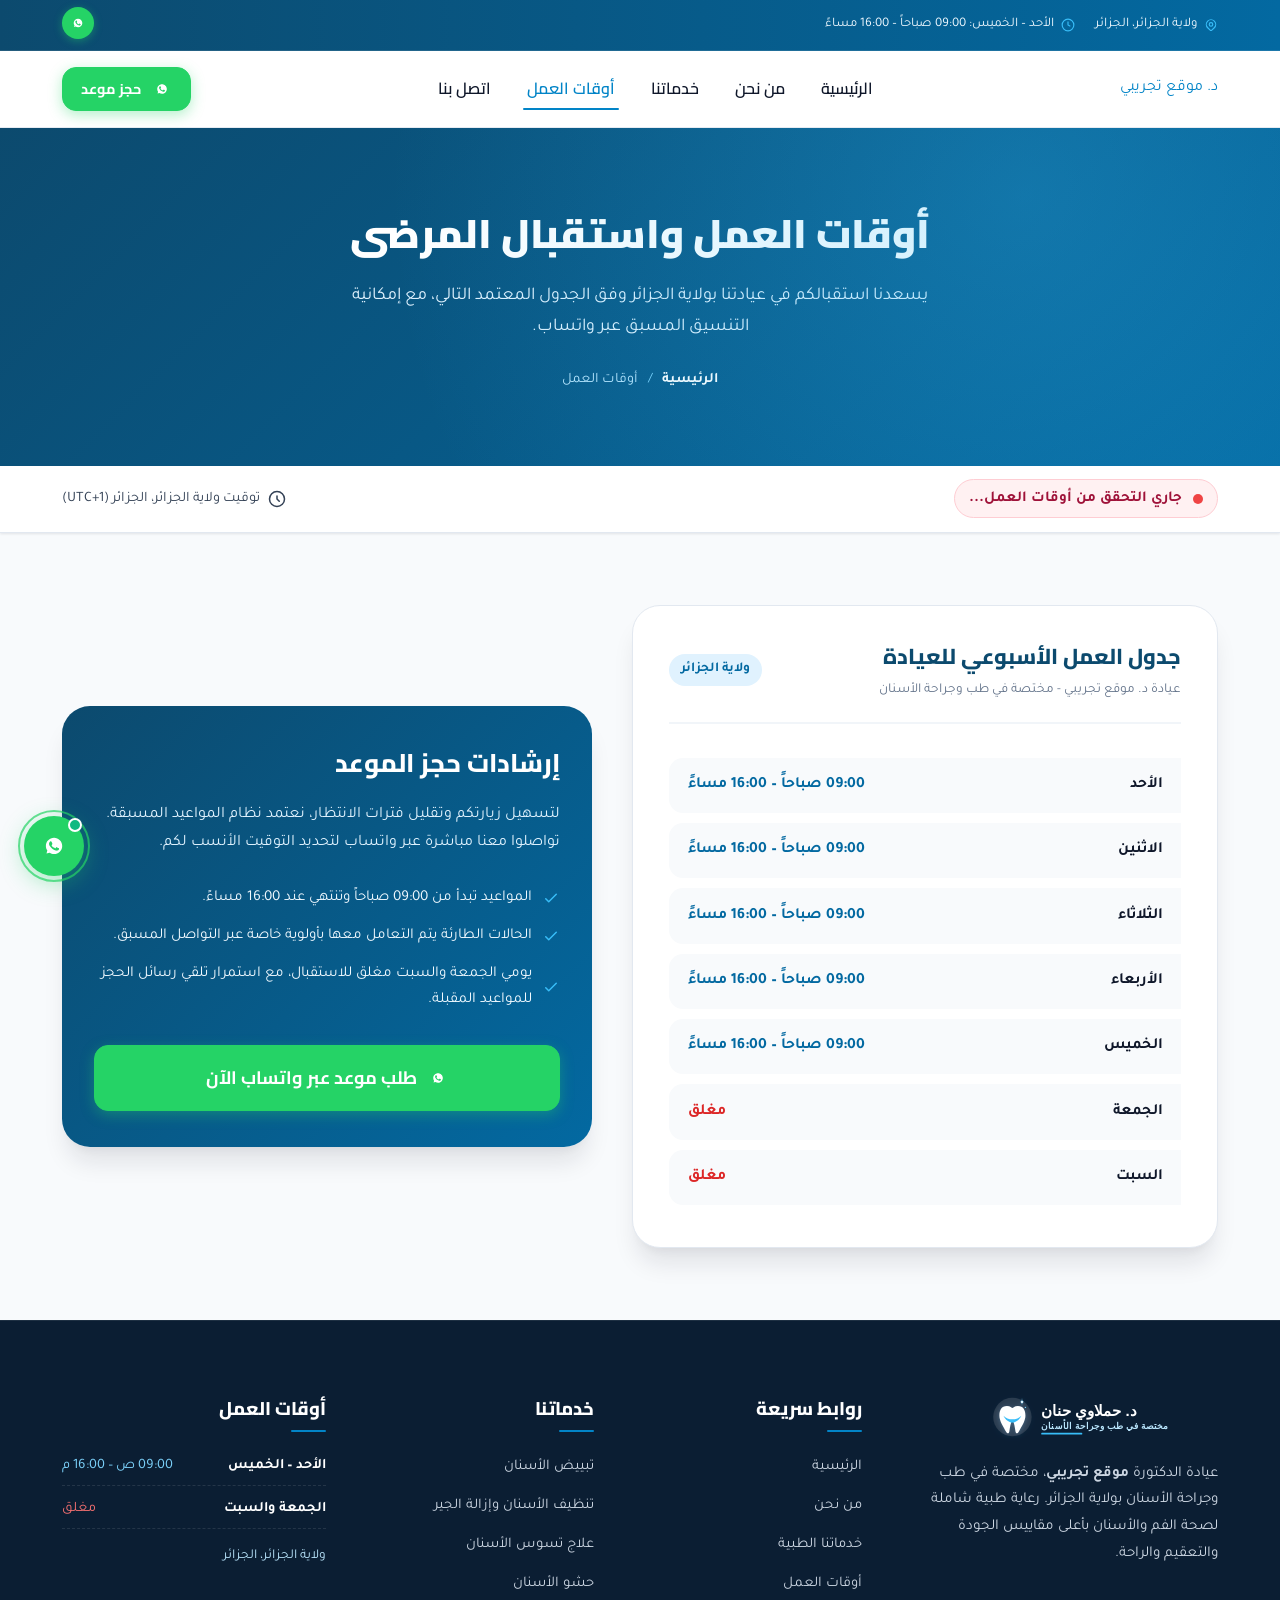
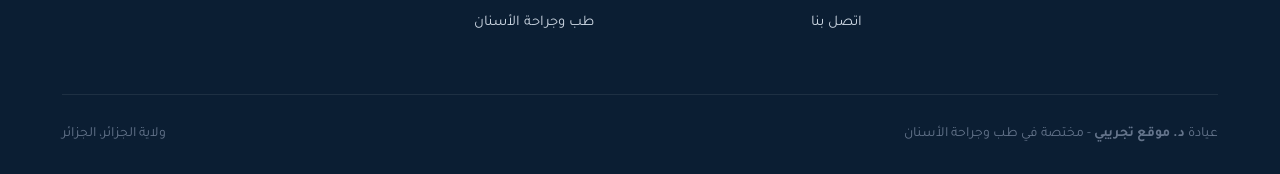
<file: schedule.html>
<!DOCTYPE html>
<html lang="ar" dir="rtl">
<head>
  <meta charset="UTF-8">
  <meta name="viewport" content="width=device-width, initial-scale=1.0">
  <meta name="description" content="أوقات العمل في عيادة د. موقع تجريبي لطب وجراحة الأسنان بولاية الجزائر. من الأحد إلى الخميس من 09:00 صباحاً إلى 16:00 مساءً. احجز موعدك مسبقاً عبر واتساب.">
  <title>أوقات العمل | د. موقع تجريبي - مختصة في طب وجراحة الأسنان</title>
  <link rel="icon" type="image/svg+xml" href="assets/images/favicon.svg">
  <link rel="stylesheet" href="assets/css/style.css">
</head>
<body>

  <!-- Topbar -->
  <aside class="topbar" aria-label="شريط معلومات العيادة">
    <div class="container">
      <div class="topbar-info">
        <span class="topbar-item">
          <svg viewBox="0 0 24 24" fill="none" stroke="currentColor" stroke-width="2"><path stroke-linecap="round" stroke-linejoin="round" d="M17.657 16.657L13.414 20.9a1.998 1.998 0 01-2.827 0l-4.244-4.243a8 8 0 1111.314 0z"/><path stroke-linecap="round" stroke-linejoin="round" d="M15 11a3 3 0 11-6 0 3 3 0 016 0z"/></svg>
          ولاية الجزائر، الجزائر
        </span>
        <span class="topbar-item">
          <svg viewBox="0 0 24 24" fill="none" stroke="currentColor" stroke-width="2"><circle cx="12" cy="12" r="10"/><polyline points="12 6 12 12 16 14"/></svg>
          الأحد – الخميس: 09:00 صباحاً – 16:00 مساءً
        </span>
      </div>
      <div>
        <a href="https://wa.me/213669371261?text=%D8%A7%D9%84%D8%B3%D9%84%D8%A7%D9%85%20%D8%B9%D9%84%D9%8A%D9%83%D9%85%20%D8%AF%D9%83%D8%AA%D9%88%D8%B1%D8%A9%20%D8%AD%D9%85%D9%84%D8%A7%D9%88%D9%8A%20%D8%AD%D9%86%D8%A7%D9%86%D8%8C%20%D8%A3%D9%88%D8%AF%20%D8%AD%D8%AC%D8%B2%20%D9%85%D9%88%D8%B9%D8%AF%20%D9%81%D9%8A%20%D8%A7%D9%84%D8%B9%D9%8A%D8%A7%D8%AF%D8%A9%D8%8C%20%D9%85%D9%86%20%D9%81%D8%B6%D9%84%D9%83%D9%85." target="_blank" rel="noopener noreferrer" class="topbar-whatsapp-link" title="تواصل عبر واتساب" aria-label="واتساب">
          <svg viewBox="0 0 24 24" width="18" height="18" fill="currentColor"><path d="M12.031 6.172c-3.181 0-5.767 2.586-5.768 5.766-.001 1.298.38 2.27 1.019 3.287l-.582 2.128 2.182-.573c.978.58 1.911.928 3.145.929 3.178 0 5.767-2.587 5.768-5.766.001-3.187-2.575-5.77-5.764-5.771zm3.392 8.244c-.144.405-.837.774-1.17.824-.299.045-.677.063-1.092-.069-.252-.08-.575-.187-.988-.365-1.739-.751-2.874-2.502-2.961-2.617-.087-.116-.708-.94-.708-1.793s.448-1.273.607-1.446c.159-.173.346-.217.462-.217l.332.006c.106.005.249-.04.39.298.144.347.491 1.2.534 1.287.043.087.072.188.014.304-.058.116-.087.188-.173.289l-.26.304c-.087.086-.177.18-.076.354.101.174.449.741.964 1.201.662.591 1.221.774 1.394.86.173.086.275.071.376-.044.101-.116.433-.506.549-.68.116-.173.231-.145.39-.086s1.011.477 1.184.564.289.13.332.202c.043.073.043.419-.101.824z"/></svg>
        </a>
      </div>
    </div>
  </aside>

  <!-- Header -->
  <header class="site-header">
    <div class="container">
      <nav class="navbar" aria-label="التنقل الرئيسي">
        <a href="index.html" class="nav-brand">
<span class="nav-brand-text">د. موقع تجريبي</span>
        </a>
        <div class="nav-menu">
          <a href="index.html" class="nav-link">الرئيسية</a>
          <a href="about.html" class="nav-link">من نحن</a>
          <a href="services.html" class="nav-link">خدماتنا</a>
          <a href="schedule.html" class="nav-link active">أوقات العمل</a>
          <a href="contact.html" class="nav-link">اتصل بنا</a>
        </div>
        <div class="nav-actions">
          <a href="https://wa.me/213669371261?text=%D8%A7%D9%84%D8%B3%D9%84%D8%A7%D9%85%20%D8%B9%D9%84%D9%8A%D9%83%D9%85%20%D8%AF%D9%83%D8%AA%D9%88%D8%B1%D8%A9%20%D8%AD%D9%85%D9%84%D8%A7%D9%88%D9%8A%20%D8%AD%D9%86%D8%A7%D9%86%D8%8C%20%D8%A3%D9%88%D8%AF%20%D8%AD%D8%AC%D8%B2%20%D9%85%D9%88%D8%B9%D8%AF%20%D9%81%D9%8A%20%D8%A7%D9%84%D8%B9%D9%8A%D8%A7%D8%AF%D8%A9%D8%8C%20%D9%85%D9%86%20%D9%81%D8%B6%D9%84%D9%83%D9%85." target="_blank" rel="noopener noreferrer" class="btn btn-whatsapp btn-sm">
            <svg viewBox="0 0 24 24" fill="currentColor"><path d="M12.031 6.172c-3.181 0-5.767 2.586-5.768 5.766-.001 1.298.38 2.27 1.019 3.287l-.582 2.128 2.182-.573c.978.58 1.911.928 3.145.929 3.178 0 5.767-2.587 5.768-5.766.001-3.187-2.575-5.77-5.764-5.771zm3.392 8.244c-.144.405-.837.774-1.17.824-.299.045-.677.063-1.092-.069-.252-.08-.575-.187-.988-.365-1.739-.751-2.874-2.502-2.961-2.617-.087-.116-.708-.94-.708-1.793s.448-1.273.607-1.446c.159-.173.346-.217.462-.217l.332.006c.106.005.249-.04.39.298.144.347.491 1.2.534 1.287.043.087.072.188.014.304-.058.116-.087.188-.173.289l-.26.304c-.087.086-.177.18-.076.354.101.174.449.741.964 1.201.662.591 1.221.774 1.394.86.173.086.275.071.376-.044.101-.116.433-.506.549-.68.116-.173.231-.145.39-.086s1.011.477 1.184.564.289.13.332.202c.043.073.043.419-.101.824z"/></svg>
            <span>حجز موعد</span>
          </a>
          <button class="mobile-nav-toggle" id="mobileNavToggle" aria-label="فتح القائمة الرئيسية" aria-expanded="false">
            <span></span><span></span><span></span>
          </button>
        </div>
      </nav>
    </div>
  </header>

  <!-- Mobile Drawer -->
  <div class="drawer-backdrop" id="drawerBackdrop"></div>
  <aside class="mobile-drawer" id="mobileDrawer">
    <div style="margin-bottom: 1.5rem; text-align: center;">
      <img src="assets/images/logo.svg" alt="شعار د. موقع تجريبي" style="max-height: 48px; margin: 0 auto;">
    </div>
    <div class="drawer-links">
      <a href="index.html" class="drawer-link">الرئيسية</a>
      <a href="about.html" class="drawer-link">من نحن</a>
      <a href="services.html" class="drawer-link">خدماتنا</a>
      <a href="schedule.html" class="drawer-link active">أوقات العمل</a>
      <a href="contact.html" class="drawer-link">اتصل بنا</a>
    </div>
    <div style="margin-top: 1rem;">
      <a href="https://wa.me/213669371261?text=%D8%A7%D9%84%D8%B3%D9%84%D8%A7%D9%85%20%D8%B9%D9%84%D9%8A%D9%83%D9%85%20%D8%AF%D9%83%D8%AA%D9%88%D8%B1%D8%A9%20%D8%AD%D9%85%D9%84%D8%A7%D9%88%D9%8A%20%D8%AD%D9%86%D8%A7%D9%86%D8%8C%20%D8%A3%D9%88%D8%AF%20%D8%AD%D8%AC%D8%B2%20%D9%85%D9%88%D8%B9%D8%AF%20%D9%81%D9%8A%20%D8%A7%D9%84%D8%B9%D9%8A%D8%A7%D8%AF%D8%A9%D8%8C%20%D9%85%D9%86%20%D9%81%D8%B6%D9%84%D9%83%D9%85." target="_blank" rel="noopener noreferrer" class="btn btn-whatsapp" style="width: 100%;">
        <svg viewBox="0 0 24 24" fill="currentColor"><path d="M12.031 6.172c-3.181 0-5.767 2.586-5.768 5.766-.001 1.298.38 2.27 1.019 3.287l-.582 2.128 2.182-.573c.978.58 1.911.928 3.145.929 3.178 0 5.767-2.587 5.768-5.766.001-3.187-2.575-5.77-5.764-5.771z"/></svg>
        <span>حجز موعد عبر واتساب</span>
      </a>
    </div>
  </aside>

  <!-- Page Hero -->
  <section class="page-hero">
    <div class="container">
      <h1 class="page-hero-title">أوقات العمل واستقبال المرضى</h1>
      <p class="page-hero-desc">
        يسعدنا استقبالكم في عيادتنا بولاية الجزائر وفق الجدول المعتمد التالي، مع إمكانية التنسيق المسبق عبر واتساب.
      </p>
      <nav class="breadcrumb-nav" aria-label="مسار التنقل">
        <a href="index.html">الرئيسية</a>
        <span class="breadcrumb-separator">/</span>
        <span>أوقات العمل</span>
      </nav>
    </div>
  </section>

  <!-- Live Status Bar -->
  <section class="live-status-bar" aria-label="حالة العيادة الحالية">
    <div class="container">
      <div class="live-status-container">
        <div id="liveClinicStatus" class="live-status-badge closed">
          <span class="status-dot"></span>
          <span id="liveStatusText">جاري التحقق من أوقات العمل...</span>
        </div>
        <div class="live-status-notice">
          <svg viewBox="0 0 24 24" width="18" height="18" fill="none" stroke="currentColor" stroke-width="2"><circle cx="12" cy="12" r="10"/><path stroke-linecap="round" stroke-linejoin="round" d="M12 8v4l3 3"/></svg>
          <span>توقيت ولاية الجزائر، الجزائر (UTC+1)</span>
        </div>
      </div>
    </div>
  </section>

  <!-- Schedule Content -->
  <main class="section">
    <div class="container">
      
      <div class="schedule-grid">
        
        <!-- Table Card -->
        <div class="schedule-card">
          <div class="schedule-card-header">
            <div>
              <h2 class="schedule-card-title">جدول العمل الأسبوعي للعيادة</h2>
              <p style="font-size: 0.85rem; color: var(--color-text-muted); margin-top: 0.25rem;">عيادة د. موقع تجريبي - مختصة في طب وجراحة الأسنان</p>
            </div>
            <span style="font-size: 0.85rem; background: var(--color-primary-light); color: var(--color-primary-dark); padding: 0.3rem 0.75rem; border-radius: var(--radius-full); font-weight: 700;">
              ولاية الجزائر
            </span>
          </div>

          <table class="schedule-table">
            <tbody>
              <tr class="schedule-row" data-day="0">
                <td><span>الأحد</span></td>
                <td>09:00 صباحاً – 16:00 مساءً</td>
              </tr>
              <tr class="schedule-row" data-day="1">
                <td><span>الاثنين</span></td>
                <td>09:00 صباحاً – 16:00 مساءً</td>
              </tr>
              <tr class="schedule-row" data-day="2">
                <td><span>الثلاثاء</span></td>
                <td>09:00 صباحاً – 16:00 مساءً</td>
              </tr>
              <tr class="schedule-row" data-day="3">
                <td><span>الأربعاء</span></td>
                <td>09:00 صباحاً – 16:00 مساءً</td>
              </tr>
              <tr class="schedule-row" data-day="4">
                <td><span>الخميس</span></td>
                <td>09:00 صباحاً – 16:00 مساءً</td>
              </tr>
              <tr class="schedule-row closed" data-day="5">
                <td><span>الجمعة</span></td>
                <td>مغلق</td>
              </tr>
              <tr class="schedule-row closed" data-day="6">
                <td><span>السبت</span></td>
                <td>مغلق</td>
              </tr>
            </tbody>
          </table>
        </div>

        <!-- Booking & Guidelines Card -->
        <div class="schedule-side-info">
          <div class="schedule-banner-box">
            <h3>إرشادات حجز الموعد</h3>
            <p>
              لتسهيل زيارتكم وتقليل فترات الانتظار، نعتمد نظام المواعيد المسبقة. تواصلوا معنا مباشرة عبر واتساب لتحديد التوقيت الأنسب لكم.
            </p>

            <div class="schedule-points">
              <div class="schedule-point-item">
                <svg viewBox="0 0 24 24" fill="none" stroke="currentColor" stroke-width="2"><path stroke-linecap="round" stroke-linejoin="round" d="M5 13l4 4L19 7"/></svg>
                <span>المواعيد تبدأ من 09:00 صباحاً وتنتهي عند 16:00 مساءً.</span>
              </div>
              <div class="schedule-point-item">
                <svg viewBox="0 0 24 24" fill="none" stroke="currentColor" stroke-width="2"><path stroke-linecap="round" stroke-linejoin="round" d="M5 13l4 4L19 7"/></svg>
                <span>الحالات الطارئة يتم التعامل معها بأولوية خاصة عبر التواصل المسبق.</span>
              </div>
              <div class="schedule-point-item">
                <svg viewBox="0 0 24 24" fill="none" stroke="currentColor" stroke-width="2"><path stroke-linecap="round" stroke-linejoin="round" d="M5 13l4 4L19 7"/></svg>
                <span>يومي الجمعة والسبت مغلق للاستقبال، مع استمرار تلقي رسائل الحجز للمواعيد المقبلة.</span>
              </div>
            </div>

            <a href="https://wa.me/213669371261?text=%D8%A7%D9%84%D8%B3%D9%84%D8%A7%D9%85%20%D8%B9%D9%84%D9%8A%D9%83%D9%85%20%D8%AF%D9%83%D8%AA%D9%88%D8%B1%D8%A9%20%D8%AD%D9%85%D9%84%D8%A7%D9%88%D9%8A%20%D8%AD%D9%86%D8%A7%D9%86%D8%8C%20%D8%A3%D9%88%D8%AF%20%D8%AD%D8%AC%D8%B2%20%D9%85%D9%88%D8%B9%D8%AF%20%D9%81%D9%8A%20%D8%A7%D9%84%D8%B9%D9%8A%D8%A7%D8%AF%D8%A9%D8%8C%20%D9%85%D9%86%20%D9%81%D8%B6%D9%84%D9%83%D9%85." target="_blank" rel="noopener noreferrer" class="btn btn-whatsapp btn-lg" style="width: 100%;">
              <svg viewBox="0 0 24 24" fill="currentColor"><path d="M12.031 6.172c-3.181 0-5.767 2.586-5.768 5.766-.001 1.298.38 2.27 1.019 3.287l-.582 2.128 2.182-.573c.978.58 1.911.928 3.145.929 3.178 0 5.767-2.587 5.768-5.766.001-3.187-2.575-5.77-5.764-5.771zm3.392 8.244c-.144.405-.837.774-1.17.824-.299.045-.677.063-1.092-.069-.252-.08-.575-.187-.988-.365-1.739-.751-2.874-2.502-2.961-2.617-.087-.116-.708-.94-.708-1.793s.448-1.273.607-1.446c.159-.173.346-.217.462-.217l.332.006c.106.005.249-.04.39.298.144.347.491 1.2.534 1.287.043.087.072.188.014.304-.058.116-.087.188-.173.289l-.26.304c-.087.086-.177.18-.076.354.101.174.449.741.964 1.201.662.591 1.221.774 1.394.86.173.086.275.071.376-.044.101-.116.433-.506.549-.68.116-.173.231-.145.39-.086s1.011.477 1.184.564.289.13.332.202c.043.073.043.419-.101.824z"/></svg>
              <span>طلب موعد عبر واتساب الآن</span>
            </a>
          </div>
        </div>

      </div>

    </div>
  </main>

  <!-- Footer -->
  <footer class="site-footer">
    <div class="container">
      <div class="footer-grid">
        <div class="footer-brand-col">
          <img src="assets/images/logo-white.svg" alt="شعار د. موقع تجريبي" class="footer-logo-img">
          <p>عيادة الدكتورة <strong>موقع تجريبي</strong>، مختصة في طب وجراحة الأسنان بولاية الجزائر. رعاية طبية شاملة لصحة الفم والأسنان بأعلى مقاييس الجودة والتعقيم والراحة.</p>
        </div>
        <div class="footer-col">
          <h4>روابط سريعة</h4>
          <ul class="footer-links-list">
            <li><a href="index.html">الرئيسية</a></li>
            <li><a href="about.html">من نحن</a></li>
            <li><a href="services.html">خدماتنا الطبية</a></li>
            <li><a href="schedule.html">أوقات العمل</a></li>
            <li><a href="contact.html">اتصل بنا</a></li>
          </ul>
        </div>
        <div class="footer-col">
          <h4>خدماتنا</h4>
          <ul class="footer-links-list">
            <li><a href="services.html">تبييض الأسنان</a></li>
            <li><a href="services.html">تنظيف الأسنان وإزالة الجير</a></li>
            <li><a href="services.html">علاج تسوس الأسنان</a></li>
            <li><a href="services.html">حشو الأسنان</a></li>
            <li><a href="services.html">طب وجراحة الأسنان</a></li>
          </ul>
        </div>
        <div class="footer-col">
          <h4>أوقات العمل</h4>
          <div class="footer-schedule-list">
            <div class="footer-schedule-item"><span>الأحد – الخميس</span><span>09:00 ص – 16:00 م</span></div>
            <div class="footer-schedule-item"><span>الجمعة والسبت</span><span style="color: #f87171;">مغلق</span></div>
          </div>
          <div style="margin-top: 1rem; color: #bae6fd; font-size: 0.85rem;">ولاية الجزائر، الجزائر</div>
        </div>
      </div>
      <div class="footer-bottom">
        <div>عيادة <strong>د. موقع تجريبي</strong> - مختصة في طب وجراحة الأسنان</div>
        <div>ولاية الجزائر، الجزائر</div>
      </div>
    </div>
  </footer>

  <!-- Floating WhatsApp Widget -->
  <aside class="whatsapp-floating-widget" aria-label="حجز موعد عبر واتساب">
    <a href="https://wa.me/213669371261?text=%D8%A7%D9%84%D8%B3%D9%84%D8%A7%D9%85%20%D8%B9%D9%84%D9%8A%D9%83%D9%85%20%D8%AF%D9%83%D8%AA%D9%88%D8%B1%D8%A9%20%D8%AD%D9%85%D9%84%D8%A7%D9%88%D9%8A%20%D8%AD%D9%86%D8%A7%D9%86%D8%8C%20%D8%A3%D9%88%D8%AF%20%D8%AD%D8%AC%D8%B2%20%D9%85%D9%88%D8%B9%D8%AF%20%D9%81%D9%8A%20%D8%A7%D9%84%D8%B9%D9%8A%D8%A7%D8%AF%D8%A9%D8%8C%20%D9%85%D9%86%20%D9%81%D8%B6%D9%84%D9%83%D9%85." 
       target="_blank" 
       rel="noopener noreferrer" 
       class="whatsapp-float-btn" 
       title="حجز موعد عبر واتساب">
      <svg viewBox="0 0 24 24"><path d="M12.031 6.172c-3.181 0-5.767 2.586-5.768 5.766-.001 1.298.38 2.27 1.019 3.287l-.582 2.128 2.182-.573c.978.58 1.911.928 3.145.929 3.178 0 5.767-2.587 5.768-5.766.001-3.187-2.575-5.77-5.764-5.771zm3.392 8.244c-.144.405-.837.774-1.17.824-.299.045-.677.063-1.092-.069-.252-.08-.575-.187-.988-.365-1.739-.751-2.874-2.502-2.961-2.617-.087-.116-.708-.94-.708-1.793s.448-1.273.607-1.446c.159-.173.346-.217.462-.217l.332.006c.106.005.249-.04.39.298.144.347.491 1.2.534 1.287.043.087.072.188.014.304-.058.116-.087.188-.173.289l-.26.304c-.087.086-.177.18-.076.354.101.174.449.741.964 1.201.662.591 1.221.774 1.394.86.173.086.275.071.376-.044.101-.116.433-.506.549-.68.116-.173.231-.145.39-.086s1.011.477 1.184.564.289.13.332.202c.043.073.043.419-.101.824z"/></svg>
      <span class="whatsapp-badge-status"></span>
    </a>
    <span class="whatsapp-float-tooltip">احجز موعدك الآن عبر واتساب</span>
  </aside>

  <button id="backToTop" class="back-to-top" aria-label="العودة لأعلى الصفحة"><svg viewBox="0 0 24 24" fill="none" stroke="currentColor" stroke-width="2.5"><path stroke-linecap="round" stroke-linejoin="round" d="M5 15l7-7 7 7"/></svg></button>
  <script src="assets/js/main.js"></script>
</body>
</html>
</file>
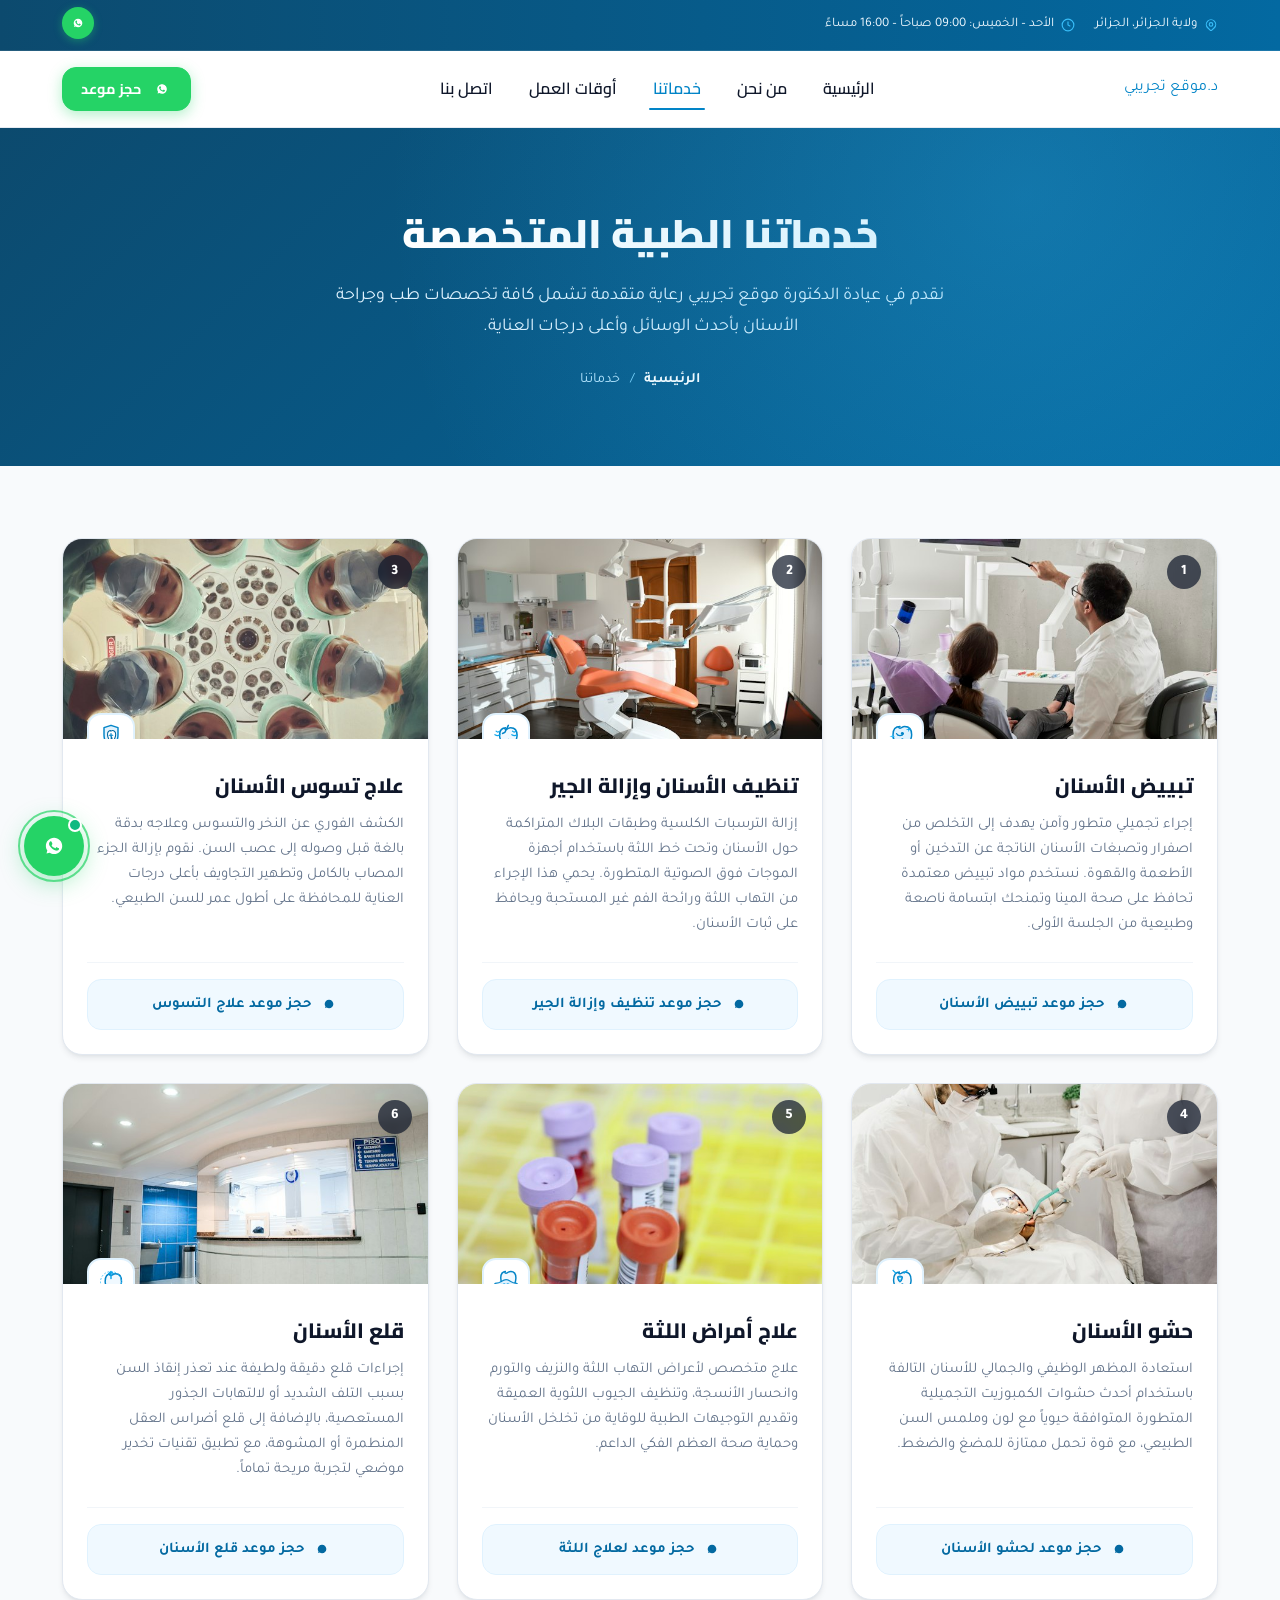
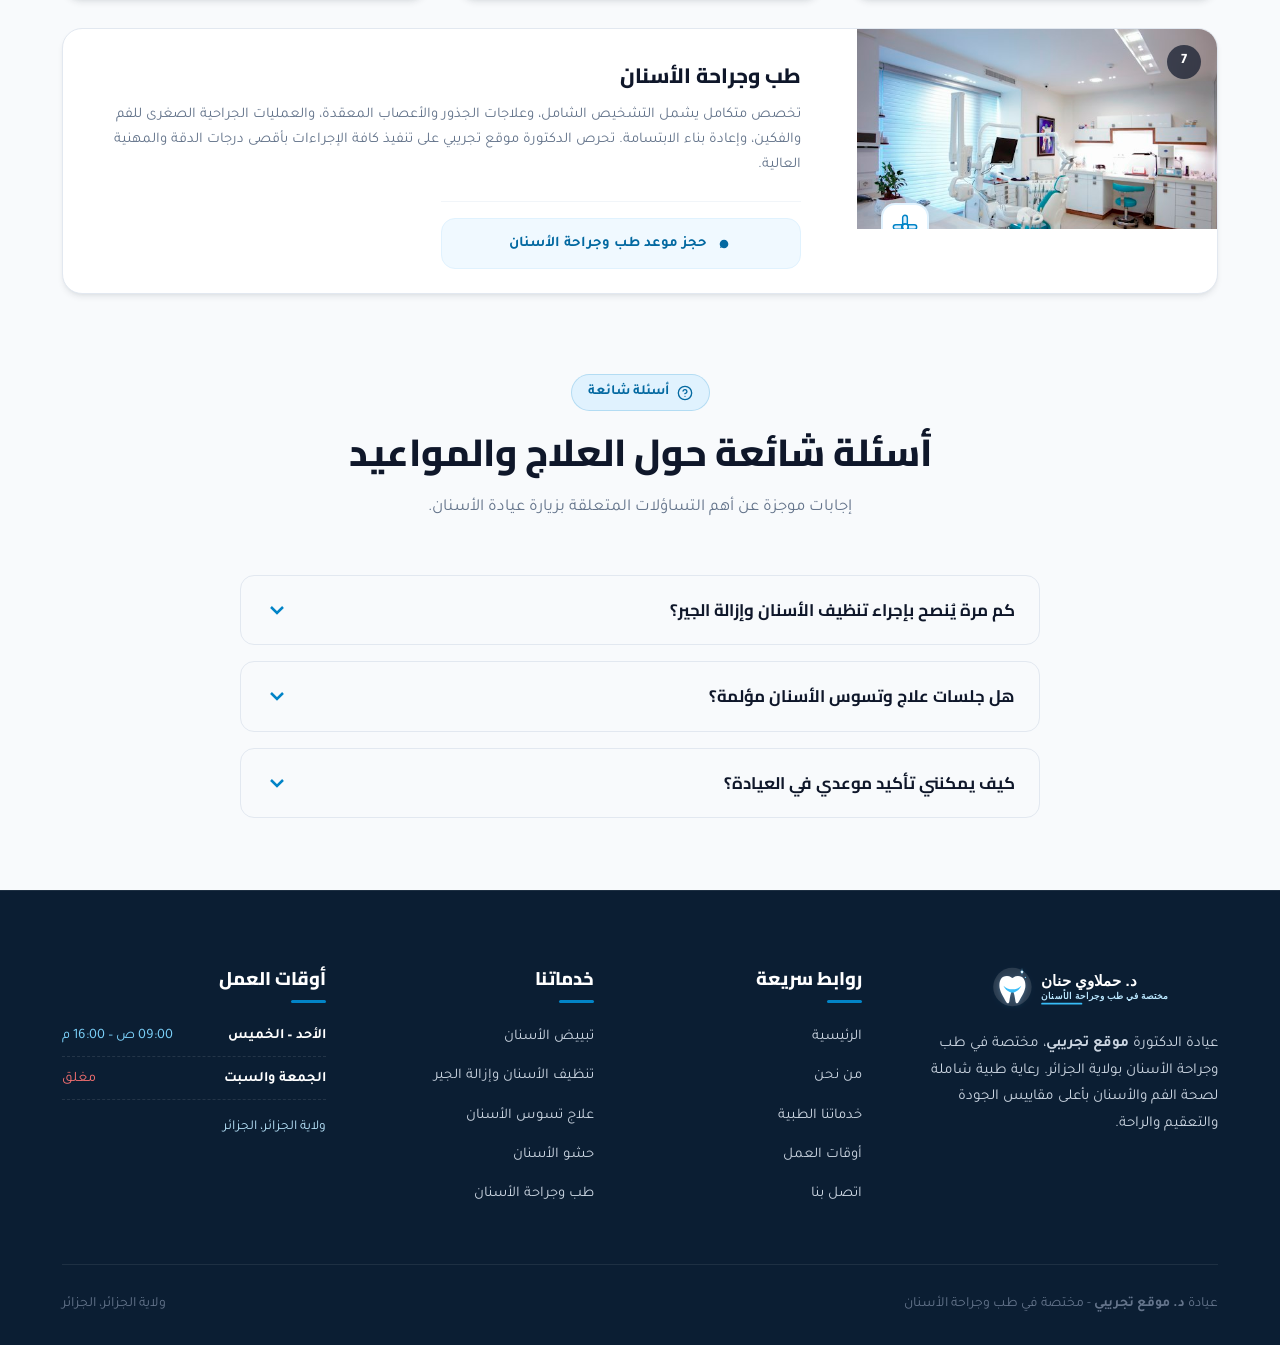
<file: services.html>
<!DOCTYPE html>
<html lang="ar" dir="rtl">
<head>
  <meta charset="UTF-8">
  <meta name="viewport" content="width=device-width, initial-scale=1.0">
  <meta name="description" content="خدمات عيادة د. موقع تجريبي لطب وجراحة الأسنان بولاية الجزائر: تبييض، تنظيف وإزالة الجير، علاج التسوس، الحشو التجميلي، علاج اللثة، قلع الأسنان، وجراحة الفم والأسنان.">
  <title>خدماتنا | د. موقع تجريبي - مختصة في طب وجراحة الأسنان</title>
  <link rel="icon" type="image/svg+xml" href="assets/images/favicon.svg">
  <link rel="stylesheet" href="assets/css/style.css">
</head>
<body>

  <!-- Topbar -->
  <aside class="topbar" aria-label="شريط معلومات العيادة">
    <div class="container">
      <div class="topbar-info">
        <span class="topbar-item">
          <svg viewBox="0 0 24 24" fill="none" stroke="currentColor" stroke-width="2"><path stroke-linecap="round" stroke-linejoin="round" d="M17.657 16.657L13.414 20.9a1.998 1.998 0 01-2.827 0l-4.244-4.243a8 8 0 1111.314 0z"/><path stroke-linecap="round" stroke-linejoin="round" d="M15 11a3 3 0 11-6 0 3 3 0 016 0z"/></svg>
          ولاية الجزائر، الجزائر
        </span>
        <span class="topbar-item">
          <svg viewBox="0 0 24 24" fill="none" stroke="currentColor" stroke-width="2"><circle cx="12" cy="12" r="10"/><polyline points="12 6 12 12 16 14"/></svg>
          الأحد – الخميس: 09:00 صباحاً – 16:00 مساءً
        </span>
      </div>
      <div>
        <a href="https://wa.me/213669371261?text=%D8%A7%D9%84%D8%B3%D9%84%D8%A7%D9%85%20%D8%B9%D9%84%D9%8A%D9%83%D9%85%20%D8%AF%D9%83%D8%AA%D9%88%D8%B1%D8%A9%20%D8%AD%D9%85%D9%84%D8%A7%D9%88%D9%8A%20%D8%AD%D9%86%D8%A7%D9%86%D8%8C%20%D8%A3%D9%88%D8%AF%20%D8%AD%D8%AC%D8%B2%20%D9%85%D9%88%D8%B9%D8%AF%20%D9%81%D9%8A%20%D8%A7%D9%84%D8%B9%D9%8A%D8%A7%D8%AF%D8%A9%D8%8C%20%D9%85%D9%86%20%D9%81%D8%B6%D9%84%D9%83%D9%85." target="_blank" rel="noopener noreferrer" class="topbar-whatsapp-link" title="تواصل عبر واتساب" aria-label="واتساب">
          <svg viewBox="0 0 24 24" width="18" height="18" fill="currentColor"><path d="M12.031 6.172c-3.181 0-5.767 2.586-5.768 5.766-.001 1.298.38 2.27 1.019 3.287l-.582 2.128 2.182-.573c.978.58 1.911.928 3.145.929 3.178 0 5.767-2.587 5.768-5.766.001-3.187-2.575-5.77-5.764-5.771zm3.392 8.244c-.144.405-.837.774-1.17.824-.299.045-.677.063-1.092-.069-.252-.08-.575-.187-.988-.365-1.739-.751-2.874-2.502-2.961-2.617-.087-.116-.708-.94-.708-1.793s.448-1.273.607-1.446c.159-.173.346-.217.462-.217l.332.006c.106.005.249-.04.39.298.144.347.491 1.2.534 1.287.043.087.072.188.014.304-.058.116-.087.188-.173.289l-.26.304c-.087.086-.177.18-.076.354.101.174.449.741.964 1.201.662.591 1.221.774 1.394.86.173.086.275.071.376-.044.101-.116.433-.506.549-.68.116-.173.231-.145.39-.086s1.011.477 1.184.564.289.13.332.202c.043.073.043.419-.101.824z"/></svg>
        </a>
      </div>
    </div>
  </aside>

  <!-- Header -->
  <header class="site-header">
    <div class="container">
      <nav class="navbar" aria-label="التنقل الرئيسي">
        <a href="index.html" class="nav-brand">
<span class="nav-brand-text">د.موقع تجريبي</span>
        </a>
        <div class="nav-menu">
          <a href="index.html" class="nav-link">الرئيسية</a>
          <a href="about.html" class="nav-link">من نحن</a>
          <a href="services.html" class="nav-link active">خدماتنا</a>
          <a href="schedule.html" class="nav-link">أوقات العمل</a>
          <a href="contact.html" class="nav-link">اتصل بنا</a>
        </div>
        <div class="nav-actions">
          <a href="https://wa.me/213669371261?text=%D8%A7%D9%84%D8%B3%D9%84%D8%A7%D9%85%20%D8%B9%D9%84%D9%8A%D9%83%D9%85%20%D8%AF%D9%83%D8%AA%D9%88%D8%B1%D8%A9%20%D8%AD%D9%85%D9%84%D8%A7%D9%88%D9%8A%20%D8%AD%D9%86%D8%A7%D9%86%D8%8C%20%D8%A3%D9%88%D8%AF%20%D8%AD%D8%AC%D8%B2%20%D9%85%D9%88%D8%B9%D8%AF%20%D9%81%D9%8A%20%D8%A7%D9%84%D8%B9%D9%8A%D8%A7%D8%AF%D8%A9%D8%8C%20%D9%85%D9%86%20%D9%81%D8%B6%D9%84%D9%83%D9%85." target="_blank" rel="noopener noreferrer" class="btn btn-whatsapp btn-sm">
            <svg viewBox="0 0 24 24" fill="currentColor"><path d="M12.031 6.172c-3.181 0-5.767 2.586-5.768 5.766-.001 1.298.38 2.27 1.019 3.287l-.582 2.128 2.182-.573c.978.58 1.911.928 3.145.929 3.178 0 5.767-2.587 5.768-5.766.001-3.187-2.575-5.77-5.764-5.771zm3.392 8.244c-.144.405-.837.774-1.17.824-.299.045-.677.063-1.092-.069-.252-.08-.575-.187-.988-.365-1.739-.751-2.874-2.502-2.961-2.617-.087-.116-.708-.94-.708-1.793s.448-1.273.607-1.446c.159-.173.346-.217.462-.217l.332.006c.106.005.249-.04.39.298.144.347.491 1.2.534 1.287.043.087.072.188.014.304-.058.116-.087.188-.173.289l-.26.304c-.087.086-.177.18-.076.354.101.174.449.741.964 1.201.662.591 1.221.774 1.394.86.173.086.275.071.376-.044.101-.116.433-.506.549-.68.116-.173.231-.145.39-.086s1.011.477 1.184.564.289.13.332.202c.043.073.043.419-.101.824z"/></svg>
            <span>حجز موعد</span>
          </a>
          <button class="mobile-nav-toggle" id="mobileNavToggle" aria-label="فتح القائمة الرئيسية" aria-expanded="false">
            <span></span><span></span><span></span>
          </button>
        </div>
      </nav>
    </div>
  </header>

  <!-- Mobile Drawer -->
  <div class="drawer-backdrop" id="drawerBackdrop"></div>
  <aside class="mobile-drawer" id="mobileDrawer">
    <div style="margin-bottom: 1.5rem; text-align: center;">
      <img src="assets/images/logo.svg" alt="شعار د. موقع تجريبي" style="max-height: 48px; margin: 0 auto;">
    </div>
    <div class="drawer-links">
      <a href="index.html" class="drawer-link">الرئيسية</a>
      <a href="about.html" class="drawer-link">من نحن</a>
      <a href="services.html" class="drawer-link active">خدماتنا</a>
      <a href="schedule.html" class="drawer-link">أوقات العمل</a>
      <a href="contact.html" class="drawer-link">اتصل بنا</a>
    </div>
    <div style="margin-top: 1rem;">
      <a href="https://wa.me/213669371261?text=%D8%A7%D9%84%D8%B3%D9%84%D8%A7%D9%85%20%D8%B9%D9%84%D9%8A%D9%83%D9%85%20%D8%AF%D9%83%D8%AA%D9%88%D8%B1%D8%A9%20%D8%AD%D9%85%D9%84%D8%A7%D9%88%D9%8A%20%D8%AD%D9%86%D8%A7%D9%86%D8%8C%20%D8%A3%D9%88%D8%AF%20%D8%AD%D8%AC%D8%B2%20%D9%85%D9%88%D8%B9%D8%AF%20%D9%81%D9%8A%20%D8%A7%D9%84%D8%B9%D9%8A%D8%A7%D8%AF%D8%A9%D8%8C%20%D9%85%D9%86%20%D9%81%D8%B6%D9%84%D9%83%D9%85." target="_blank" rel="noopener noreferrer" class="btn btn-whatsapp" style="width: 100%;">
        <svg viewBox="0 0 24 24" fill="currentColor"><path d="M12.031 6.172c-3.181 0-5.767 2.586-5.768 5.766-.001 1.298.38 2.27 1.019 3.287l-.582 2.128 2.182-.573c.978.58 1.911.928 3.145.929 3.178 0 5.767-2.587 5.768-5.766.001-3.187-2.575-5.77-5.764-5.771z"/></svg>
        <span>حجز موعد عبر واتساب</span>
      </a>
    </div>
  </aside>

  <!-- Page Hero -->
  <section class="page-hero">
    <div class="container">
      <h1 class="page-hero-title">خدماتنا الطبية المتخصصة</h1>
      <p class="page-hero-desc">
        نقدم في عيادة الدكتورة موقع تجريبي رعاية متقدمة تشمل كافة تخصصات طب وجراحة الأسنان بأحدث الوسائل وأعلى درجات العناية.
      </p>
      <nav class="breadcrumb-nav" aria-label="مسار التنقل">
        <a href="index.html">الرئيسية</a>
        <span class="breadcrumb-separator">/</span>
        <span>خدماتنا</span>
      </nav>
    </div>
  </section>

  <!-- Main Services List -->
  <main class="section">
    <div class="container">
      
      <div class="services-grid">

        <!-- 1. تبييض الأسنان -->
        <article class="service-card" id="whitening">
          <div class="service-card-img-wrap">
            <img src="assets/images/service-whitening.jpg" alt="تبييض الأسنان" class="service-card-img">
            <span class="service-badge-num">1</span>
            <div class="service-icon-floating">
              <img src="assets/images/icons/icon-whitening.svg" alt="أيقونة تبييض الأسنان">
            </div>
          </div>
          <div class="service-card-body">
            <h3 class="service-card-title">تبييض الأسنان</h3>
            <p class="service-card-desc">
              إجراء تجميلي متطور وآمن يهدف إلى التخلص من اصفرار وتصبغات الأسنان الناتجة عن التدخين أو الأطعمة والقهوة. نستخدم مواد تبييض معتمدة تحافظ على صحة المينا وتمنحك ابتسامة ناصعة وطبيعية من الجلسة الأولى.
            </p>
            <div class="service-card-footer">
              <a href="#" class="service-btn-book" data-service="تبييض الأسنان">
                <svg viewBox="0 0 24 24" fill="currentColor"><path d="M12.031 6.172c-3.181 0-5.767 2.586-5.768 5.766-.001 1.298.38 2.27 1.019 3.287l-.582 2.128 2.182-.573c.978.58 1.911.928 3.145.929 3.178 0 5.767-2.587 5.768-5.766.001-3.187-2.575-5.77-5.764-5.771z"/></svg>
                <span>حجز موعد تبييض الأسنان</span>
              </a>
            </div>
          </div>
        </article>

        <!-- 2. تنظيف الأسنان وإزالة الجير -->
        <article class="service-card" id="cleaning">
          <div class="service-card-img-wrap">
            <img src="assets/images/service-cleaning.jpg" alt="تنظيف الأسنان وإزالة الجير" class="service-card-img">
            <span class="service-badge-num">2</span>
            <div class="service-icon-floating">
              <img src="assets/images/icons/icon-cleaning.svg" alt="أيقونة تنظيف الأسنان">
            </div>
          </div>
          <div class="service-card-body">
            <h3 class="service-card-title">تنظيف الأسنان وإزالة الجير</h3>
            <p class="service-card-desc">
              إزالة الترسبات الكلسية وطبقات البلاك المتراكمة حول الأسنان وتحت خط اللثة باستخدام أجهزة الموجات فوق الصوتية المتطورة. يحمي هذا الإجراء من التهاب اللثة ورائحة الفم غير المستحبة ويحافظ على ثبات الأسنان.
            </p>
            <div class="service-card-footer">
              <a href="#" class="service-btn-book" data-service="تنظيف الأسنان وإزالة الجير">
                <svg viewBox="0 0 24 24" fill="currentColor"><path d="M12.031 6.172c-3.181 0-5.767 2.586-5.768 5.766-.001 1.298.38 2.27 1.019 3.287l-.582 2.128 2.182-.573c.978.58 1.911.928 3.145.929 3.178 0 5.767-2.587 5.768-5.766.001-3.187-2.575-5.77-5.764-5.771z"/></svg>
                <span>حجز موعد تنظيف وإزالة الجير</span>
              </a>
            </div>
          </div>
        </article>

        <!-- 3. علاج تسوس الأسنان -->
        <article class="service-card" id="caries">
          <div class="service-card-img-wrap">
            <img src="assets/images/service-caries.jpg" alt="علاج تسوس الأسنان" class="service-card-img">
            <span class="service-badge-num">3</span>
            <div class="service-icon-floating">
              <img src="assets/images/icons/icon-caries.svg" alt="أيقونة علاج التسوس">
            </div>
          </div>
          <div class="service-card-body">
            <h3 class="service-card-title">علاج تسوس الأسنان</h3>
            <p class="service-card-desc">
              الكشف الفوري عن النخر والتسوس وعلاجه بدقة بالغة قبل وصوله إلى عصب السن. نقوم بإزالة الجزء المصاب بالكامل وتطهير التجاويف بأعلى درجات العناية للمحافظة على أطول عمر للسن الطبيعي.
            </p>
            <div class="service-card-footer">
              <a href="#" class="service-btn-book" data-service="علاج تسوس الأسنان">
                <svg viewBox="0 0 24 24" fill="currentColor"><path d="M12.031 6.172c-3.181 0-5.767 2.586-5.768 5.766-.001 1.298.38 2.27 1.019 3.287l-.582 2.128 2.182-.573c.978.58 1.911.928 3.145.929 3.178 0 5.767-2.587 5.768-5.766.001-3.187-2.575-5.77-5.764-5.771z"/></svg>
                <span>حجز موعد علاج التسوس</span>
              </a>
            </div>
          </div>
        </article>

        <!-- 4. حشو الأسنان -->
        <article class="service-card" id="fillings">
          <div class="service-card-img-wrap">
            <img src="assets/images/service-fillings.jpg" alt="حشو الأسنان" class="service-card-img">
            <span class="service-badge-num">4</span>
            <div class="service-icon-floating">
              <img src="assets/images/icons/icon-fillings.svg" alt="أيقونة حشو الأسنان">
            </div>
          </div>
          <div class="service-card-body">
            <h3 class="service-card-title">حشو الأسنان</h3>
            <p class="service-card-desc">
              استعادة المظهر الوظيفي والجمالي للأسنان التالفة باستخدام أحدث حشوات الكمبوزيت التجميلية المتطورة المتوافقة حيوياً مع لون وملمس السن الطبيعي، مع قوة تحمل ممتازة للمضغ والضغط.
            </p>
            <div class="service-card-footer">
              <a href="#" class="service-btn-book" data-service="حشو الأسنان">
                <svg viewBox="0 0 24 24" fill="currentColor"><path d="M12.031 6.172c-3.181 0-5.767 2.586-5.768 5.766-.001 1.298.38 2.27 1.019 3.287l-.582 2.128 2.182-.573c.978.58 1.911.928 3.145.929 3.178 0 5.767-2.587 5.768-5.766.001-3.187-2.575-5.77-5.764-5.771z"/></svg>
                <span>حجز موعد لحشو الأسنان</span>
              </a>
            </div>
          </div>
        </article>

        <!-- 5. علاج أمراض اللثة -->
        <article class="service-card" id="gum">
          <div class="service-card-img-wrap">
            <img src="assets/images/service-gum.jpg" alt="علاج أمراض اللثة" class="service-card-img">
            <span class="service-badge-num">5</span>
            <div class="service-icon-floating">
              <img src="assets/images/icons/icon-gum.svg" alt="أيقونة علاج اللثة">
            </div>
          </div>
          <div class="service-card-body">
            <h3 class="service-card-title">علاج أمراض اللثة</h3>
            <p class="service-card-desc">
              علاج متخصص لأعراض التهاب اللثة والنزيف والتورم وانحسار الأنسجة، وتنظيف الجيوب اللثوية العميقة وتقديم التوجيهات الطبية للوقاية من تخلخل الأسنان وحماية صحة العظم الفكي الداعم.
            </p>
            <div class="service-card-footer">
              <a href="#" class="service-btn-book" data-service="علاج أمراض اللثة">
                <svg viewBox="0 0 24 24" fill="currentColor"><path d="M12.031 6.172c-3.181 0-5.767 2.586-5.768 5.766-.001 1.298.38 2.27 1.019 3.287l-.582 2.128 2.182-.573c.978.58 1.911.928 3.145.929 3.178 0 5.767-2.587 5.768-5.766.001-3.187-2.575-5.77-5.764-5.771z"/></svg>
                <span>حجز موعد لعلاج اللثة</span>
              </a>
            </div>
          </div>
        </article>

        <!-- 6. قلع الأسنان -->
        <article class="service-card" id="extraction">
          <div class="service-card-img-wrap">
            <img src="assets/images/service-extraction.jpg" alt="قلع الأسنان" class="service-card-img">
            <span class="service-badge-num">6</span>
            <div class="service-icon-floating">
              <img src="assets/images/icons/icon-extraction.svg" alt="أيقونة قلع الأسنان">
            </div>
          </div>
          <div class="service-card-body">
            <h3 class="service-card-title">قلع الأسنان</h3>
            <p class="service-card-desc">
              إجراءات قلع دقيقة ولطيفة عند تعذر إنقاذ السن بسبب التلف الشديد أو لالتهابات الجذور المستعصية، بالإضافة إلى قلع أضراس العقل المنطمرة أو المشوهة، مع تطبيق تقنيات تخدير موضعي لتجربة مريحة تماماً.
            </p>
            <div class="service-card-footer">
              <a href="#" class="service-btn-book" data-service="قلع الأسنان">
                <svg viewBox="0 0 24 24" fill="currentColor"><path d="M12.031 6.172c-3.181 0-5.767 2.586-5.768 5.766-.001 1.298.38 2.27 1.019 3.287l-.582 2.128 2.182-.573c.978.58 1.911.928 3.145.929 3.178 0 5.767-2.587 5.768-5.766.001-3.187-2.575-5.77-5.764-5.771z"/></svg>
                <span>حجز موعد قلع الأسنان</span>
              </a>
            </div>
          </div>
        </article>

        <!-- 7. طب وجراحة الأسنان -->
        <article class="service-card" id="surgery">
          <div class="service-card-img-wrap">
            <img src="assets/images/service-surgery.jpg" alt="طب وجراحة الأسنان" class="service-card-img">
            <span class="service-badge-num">7</span>
            <div class="service-icon-floating">
              <img src="assets/images/icons/icon-surgery.svg" alt="أيقونة طب وجراحة الأسنان">
            </div>
          </div>
          <div class="service-card-body">
            <h3 class="service-card-title">طب وجراحة الأسنان</h3>
            <p class="service-card-desc">
              تخصص متكامل يشمل التشخيص الشامل، وعلاجات الجذور والأعصاب المعقدة، والعمليات الجراحية الصغرى للفم والفكين، وإعادة بناء الابتسامة. تحرص الدكتورة موقع تجريبي على تنفيذ كافة الإجراءات بأقصى درجات الدقة والمهنية العالية.
            </p>
            <div class="service-card-footer" style="max-width: 360px;">
              <a href="#" class="service-btn-book" data-service="طب وجراحة الأسنان">
                <svg viewBox="0 0 24 24" fill="currentColor"><path d="M12.031 6.172c-3.181 0-5.767 2.586-5.768 5.766-.001 1.298.38 2.27 1.019 3.287l-.582 2.128 2.182-.573c.978.58 1.911.928 3.145.929 3.178 0 5.767-2.587 5.768-5.766.001-3.187-2.575-5.77-5.764-5.771z"/></svg>
                <span>حجز موعد طب وجراحة الأسنان</span>
              </a>
            </div>
          </div>
        </article>

      </div>

      <!-- FAQ Section -->
      <div style="margin-top: 5rem;">
        <div class="section-header">
          <div class="section-badge">
            <svg viewBox="0 0 24 24" fill="none" stroke="currentColor" stroke-width="2"><circle cx="12" cy="12" r="10"/><path stroke-linecap="round" stroke-linejoin="round" d="M9.09 9a3 3 0 015.83 1c0 2-3 3-3 3m.08 4h.01"/></svg>
            <span>أسئلة شائعة</span>
          </div>
          <h2 class="section-title">أسئلة شائعة حول العلاج والمواعيد</h2>
          <p class="section-desc">إجابات موجزة عن أهم التساؤلات المتعلقة بزيارة عيادة الأسنان.</p>
        </div>

        <div class="faq-list">
          <div class="faq-item">
            <button class="faq-question" aria-expanded="false">
              <span>كم مرة يُنصح بإجراء تنظيف الأسنان وإزالة الجير؟</span>
              <svg class="faq-icon" viewBox="0 0 24 24" fill="none" stroke="currentColor" stroke-width="2.5"><polyline points="6 9 12 15 18 9"/></svg>
            </button>
            <div class="faq-answer">
              <p>يوصى بإجراء تنظيف الأسنان وإزالة الجير لدى طبيب الأسنان كل 6 أشهر للحفاظ على صحة اللثة ومنع تراكم الرواسب الكلسية المسببة لالتهابات الفم.</p>
            </div>
          </div>

          <div class="faq-item">
            <button class="faq-question" aria-expanded="false">
              <span>هل جلسات علاج وتسوس الأسنان مؤلمة؟</span>
              <svg class="faq-icon" viewBox="0 0 24 24" fill="none" stroke="currentColor" stroke-width="2.5"><polyline points="6 9 12 15 18 9"/></svg>
            </button>
            <div class="faq-answer">
              <p>نحرص في عيادة الدكتورة موقع تجريبي على استخدام تقنيات تخدير موضعي لطيفة ومتطورة تضمن عدم شعور المريض بأي ألم طوال فترة الجلسة وتوفر له راحة تامة.</p>
            </div>
          </div>

          <div class="faq-item">
            <button class="faq-question" aria-expanded="false">
              <span>كيف يمكنني تأكيد موعدي في العيادة؟</span>
              <svg class="faq-icon" viewBox="0 0 24 24" fill="none" stroke="currentColor" stroke-width="2.5"><polyline points="6 9 12 15 18 9"/></svg>
            </button>
            <div class="faq-answer">
              <p>يكفي الضغط على أي زر واتساب في الموقع واختيار اليوم المناسب لك، وسيتم التواصل معك مباشرة لتأكيد وتثبيت التوقيت الملائم لجدولكم.</p>
            </div>
          </div>
        </div>
      </div>

    </div>
  </main>

  <!-- Footer -->
  <footer class="site-footer">
    <div class="container">
      <div class="footer-grid">
        <div class="footer-brand-col">
          <img src="assets/images/logo-white.svg" alt="شعار د. موقع تجريبي" class="footer-logo-img">
          <p>عيادة الدكتورة <strong>موقع تجريبي</strong>، مختصة في طب وجراحة الأسنان بولاية الجزائر. رعاية طبية شاملة لصحة الفم والأسنان بأعلى مقاييس الجودة والتعقيم والراحة.</p>
        </div>
        <div class="footer-col">
          <h4>روابط سريعة</h4>
          <ul class="footer-links-list">
            <li><a href="index.html">الرئيسية</a></li>
            <li><a href="about.html">من نحن</a></li>
            <li><a href="services.html">خدماتنا الطبية</a></li>
            <li><a href="schedule.html">أوقات العمل</a></li>
            <li><a href="contact.html">اتصل بنا</a></li>
          </ul>
        </div>
        <div class="footer-col">
          <h4>خدماتنا</h4>
          <ul class="footer-links-list">
            <li><a href="services.html#whitening">تبييض الأسنان</a></li>
            <li><a href="services.html#cleaning">تنظيف الأسنان وإزالة الجير</a></li>
            <li><a href="services.html#caries">علاج تسوس الأسنان</a></li>
            <li><a href="services.html#fillings">حشو الأسنان</a></li>
            <li><a href="services.html#surgery">طب وجراحة الأسنان</a></li>
          </ul>
        </div>
        <div class="footer-col">
          <h4>أوقات العمل</h4>
          <div class="footer-schedule-list">
            <div class="footer-schedule-item"><span>الأحد – الخميس</span><span>09:00 ص – 16:00 م</span></div>
            <div class="footer-schedule-item"><span>الجمعة والسبت</span><span style="color: #f87171;">مغلق</span></div>
          </div>
          <div style="margin-top: 1rem; color: #bae6fd; font-size: 0.85rem;">ولاية الجزائر، الجزائر</div>
        </div>
      </div>
      <div class="footer-bottom">
        <div>عيادة <strong>د. موقع تجريبي</strong> - مختصة في طب وجراحة الأسنان</div>
        <div>ولاية الجزائر، الجزائر</div>
      </div>
    </div>
  </footer>

  <!-- Floating WhatsApp Widget -->
  <aside class="whatsapp-floating-widget" aria-label="حجز موعد عبر واتساب">
    <a href="https://wa.me/213669371261?text=%D8%A7%D9%84%D8%B3%D9%84%D8%A7%D9%85%20%D8%B9%D9%84%D9%8A%D9%83%D9%85%20%D8%AF%D9%83%D8%AA%D9%88%D8%B1%D8%A9%20%D8%AD%D9%85%D9%84%D8%A7%D9%88%D9%8A%20%D8%AD%D9%86%D8%A7%D9%86%D8%8C%20%D8%A3%D9%88%D8%AF%20%D8%AD%D8%AC%D8%B2%20%D9%85%D9%88%D8%B9%D8%AF%20%D9%81%D9%8A%20%D8%A7%D9%84%D8%B9%D9%8A%D8%A7%D8%AF%D8%A9%D8%8C%20%D9%85%D9%86%20%D9%81%D8%B6%D9%84%D9%83%D9%85." 
       target="_blank" 
       rel="noopener noreferrer" 
       class="whatsapp-float-btn" 
       title="حجز موعد عبر واتساب">
      <svg viewBox="0 0 24 24"><path d="M12.031 6.172c-3.181 0-5.767 2.586-5.768 5.766-.001 1.298.38 2.27 1.019 3.287l-.582 2.128 2.182-.573c.978.58 1.911.928 3.145.929 3.178 0 5.767-2.587 5.768-5.766.001-3.187-2.575-5.77-5.764-5.771zm3.392 8.244c-.144.405-.837.774-1.17.824-.299.045-.677.063-1.092-.069-.252-.08-.575-.187-.988-.365-1.739-.751-2.874-2.502-2.961-2.617-.087-.116-.708-.94-.708-1.793s.448-1.273.607-1.446c.159-.173.346-.217.462-.217l.332.006c.106.005.249-.04.39.298.144.347.491 1.2.534 1.287.043.087.072.188.014.304-.058.116-.087.188-.173.289l-.26.304c-.087.086-.177.18-.076.354.101.174.449.741.964 1.201.662.591 1.221.774 1.394.86.173.086.275.071.376-.044.101-.116.433-.506.549-.68.116-.173.231-.145.39-.086s1.011.477 1.184.564.289.13.332.202c.043.073.043.419-.101.824z"/></svg>
      <span class="whatsapp-badge-status"></span>
    </a>
    <span class="whatsapp-float-tooltip">احجز موعدك الآن عبر واتساب</span>
  </aside>

  <button id="backToTop" class="back-to-top" aria-label="العودة لأعلى الصفحة"><svg viewBox="0 0 24 24" fill="none" stroke="currentColor" stroke-width="2.5"><path stroke-linecap="round" stroke-linejoin="round" d="M5 15l7-7 7 7"/></svg></button>
  <script src="assets/js/main.js"></script>
</body>
</html>
</file>
<file: assets/css/style.css>
/* ==========================================================================
   Dental Clinic Website - Dr. Hanane Hamlawi (د. موقع تجريبي)
   Design System & Master Stylesheet (RTL Medical Design)
   ========================================================================== */

/* Google Fonts Import: Tajawal & Cairo */
@import url('https://fonts.googleapis.com/css2?family=Cairo:wght@400;600;700;800;900&family=Tajawal:wght@400;500;700;800;900&display=swap');

:root {
  /* Brand Palette: Cool Medical Blue & Pure White */
  --color-primary: #0284c7;        /* Medical Sky Blue */
  --color-primary-dark: #0369a1;   /* Rich Deep Sky */
  --color-primary-darker: #0c4a6e; /* Deep Navy Medical */
  --color-primary-light: #e0f2fe;  /* Ice Light Blue */
  --color-primary-soft: #f0f9ff;   /* Soft Clinical Ice */
  
  --color-accent-cyan: #06b6d4;    /* Modern Cyan */
  --color-accent-teal: #0d9488;    /* Fresh Teal */
  
  --color-white: #ffffff;
  --color-bg: #f8fafc;             /* Premium clean background */
  --color-surface: #ffffff;
  --color-surface-alt: #f1f5f9;
  
  --color-text-main: #0f172a;      /* Deep Slate for high legibility */
  --color-text-body: #334155;      /* Crisp readable body */
  --color-text-muted: #64748b;     /* Muted metadata */
  --color-border: #e2e8f0;
  --color-border-light: #f1f5f9;
  
  /* WhatsApp Identity */
  --color-whatsapp: #25d366;
  --color-whatsapp-dark: #128c7e;
  --color-whatsapp-glow: rgba(37, 211, 102, 0.35);

  /* Status Colors */
  --color-status-open: #10b981;
  --color-status-closed: #ef4444;

  /* Typography */
  --font-family-base: 'Tajawal', 'Cairo', system-ui, -apple-system, sans-serif;
  --font-family-heading: 'Cairo', 'Tajawal', system-ui, -apple-system, sans-serif;

  /* Elevations & Shadows */
  --shadow-sm: 0 1px 3px rgba(15, 23, 42, 0.06), 0 1px 2px rgba(15, 23, 42, 0.04);
  --shadow-md: 0 4px 6px -1px rgba(15, 23, 42, 0.08), 0 2px 4px -2px rgba(15, 23, 42, 0.06);
  --shadow-lg: 0 10px 15px -3px rgba(15, 23, 42, 0.08), 0 4px 6px -4px rgba(15, 23, 42, 0.04);
  --shadow-xl: 0 20px 25px -5px rgba(15, 23, 42, 0.1), 0 8px 10px -6px rgba(15, 23, 42, 0.05);
  --shadow-glow: 0 8px 24px rgba(2, 132, 199, 0.2);

  /* Transitions & Curves */
  --transition-fast: 0.18s ease;
  --transition-base: 0.28s cubic-bezier(0.4, 0, 0.2, 1);
  --transition-slow: 0.45s cubic-bezier(0.16, 1, 0.3, 1);
  --radius-sm: 8px;
  --radius-md: 14px;
  --radius-lg: 20px;
  --radius-xl: 28px;
  --radius-full: 9999px;
}

/* ==========================================================================
   CSS Reset & Base Rules (Mobile-First & Strict RTL)
   ========================================================================== */
*, *::before, *::after {
  box-sizing: border-box;
  margin: 0;
  padding: 0;
}

html {
  font-size: 16px;
  scroll-behavior: smooth;
  direction: rtl;
  text-align: right;
  -webkit-text-size-adjust: 100%;
  overflow-x: hidden;
  max-width: 100vw;
}

body {
  font-family: var(--font-family-base);
  background-color: var(--color-bg);
  color: var(--color-text-body);
  line-height: 1.7;
  overflow-x: hidden;
  max-width: 100vw;
  width: 100%;
  min-height: 100vh;
  position: relative;
  -webkit-font-smoothing: antialiased;
  -moz-osx-font-smoothing: grayscale;
}

img, svg {
  display: block;
  max-width: 100%;
  height: auto;
}

a {
  color: var(--color-primary);
  text-decoration: none;
  transition: color var(--transition-fast);
}

a:hover {
  color: var(--color-primary-dark);
}

button, input, select, textarea {
  font-family: inherit;
  font-size: inherit;
  line-height: inherit;
}

ul, ol {
  list-style: none;
}

/* Container */
.container {
  width: 100%;
  padding-right: 1.25rem;
  padding-left: 1.25rem;
  margin-right: auto;
  margin-left: auto;
  max-width: 1220px;
}

@media (min-width: 640px) {
  .container {
    padding-right: 2rem;
    padding-left: 2rem;
  }
}

/* Section Spacing */
.section {
  padding-top: 4.5rem;
  padding-bottom: 4.5rem;
  position: relative;
}

@media (max-width: 768px) {
  .section {
    padding-top: 3.25rem;
    padding-bottom: 3.25rem;
  }
}

/* Section Titles */
.section-header {
  text-align: center;
  max-width: 680px;
  margin: 0 auto 3.25rem auto;
}

.section-badge {
  display: inline-flex;
  align-items: center;
  gap: 0.5rem;
  padding: 0.35rem 1rem;
  background-color: var(--color-primary-light);
  color: var(--color-primary-dark);
  font-size: 0.875rem;
  font-weight: 700;
  border-radius: var(--radius-full);
  margin-bottom: 1rem;
  border: 1px solid rgba(2, 132, 199, 0.2);
}

.section-badge svg {
  width: 16px;
  height: 16px;
}

.section-title {
  font-family: var(--font-family-heading);
  font-size: 2rem;
  font-weight: 800;
  color: var(--color-text-main);
  line-height: 1.35;
  margin-bottom: 1rem;
}

@media (min-width: 768px) {
  .section-title {
    font-size: 2.35rem;
  }
}

.section-desc {
  font-size: 1.05rem;
  color: var(--color-text-muted);
  line-height: 1.7;
}

/* ==========================================================================
   Header & Navigation
   ========================================================================== */
.site-header {
  position: sticky;
  top: 0;
  z-index: 900;
  background-color: rgba(255, 255, 255, 0.95);
  backdrop-filter: blur(12px);
  -webkit-backdrop-filter: blur(12px);
  border-bottom: 1px solid rgba(226, 232, 240, 0.85);
  transition: all var(--transition-base);
}

.site-header.scrolled {
  box-shadow: var(--shadow-md);
  background-color: rgba(255, 255, 255, 0.98);
}

/* Top Announcement / Info Bar */
.topbar {
  background: linear-gradient(90deg, #0c4a6e 0%, #0369a1 100%);
  color: #f0f9ff;
  font-size: 0.825rem;
  padding: 0.45rem 0;
  border-bottom: 1px solid rgba(255, 255, 255, 0.1);
  overflow: hidden;
}

.topbar .container {
  display: flex;
  justify-content: space-between;
  align-items: center;
  flex-wrap: wrap;
  gap: 0.5rem;
}

@media (max-width: 640px) {
  .topbar .container {
    justify-content: center;
    text-align: center;
  }
  .topbar-info {
    justify-content: center;
    gap: 0.75rem;
  }
}

.topbar-info {
  display: flex;
  align-items: center;
  gap: 1.25rem;
  flex-wrap: wrap;
}

.topbar-item {
  display: inline-flex;
  align-items: center;
  gap: 0.4rem;
}

.topbar-item svg {
  width: 14px;
  height: 14px;
  color: #38bdf8;
}

.topbar-whatsapp-link {
  color: #ffffff;
  display: inline-flex;
  align-items: center;
  justify-content: center;
  width: 32px;
  height: 32px;
  background: var(--color-whatsapp);
  border-radius: 50%;
  box-shadow: 0 2px 8px rgba(37, 211, 102, 0.4);
  transition: all var(--transition-fast);
}

.topbar-whatsapp-link:hover {
  background: #1eb956;
  color: #ffffff;
  transform: scale(1.1);
  box-shadow: 0 4px 12px rgba(37, 211, 102, 0.6);
}

/* Main Navigation Bar */
.navbar {
  display: flex;
  justify-content: space-between;
  align-items: center;
  height: 76px;
  gap: 0.75rem;
}

.nav-brand {
  display: flex;
  align-items: center;
  text-decoration: none;
  gap: 0.65rem;
  flex-shrink: 1;
  min-width: 0;
}

.nav-logo-img {
  height: 46px;
  width: auto;
  max-width: 250px;
  object-fit: contain;
}

@media (max-width: 480px) {
  .nav-logo-img {
    height: 38px;
    max-width: 170px;
  }
}

@media (max-width: 340px) {
  .nav-logo-img {
    height: 34px;
    max-width: 140px;
  }
}

.nav-menu {
  display: none;
  align-items: center;
  gap: 1.75rem;
}

@media (min-width: 992px) {
  .nav-menu {
    display: flex;
  }
}

.nav-link {
  font-family: var(--font-family-heading);
  font-weight: 600;
  font-size: 1rem;
  color: var(--color-text-main);
  position: relative;
  padding: 0.5rem 0.25rem;
  transition: color var(--transition-fast);
}

.nav-link::after {
  content: '';
  position: absolute;
  bottom: 0;
  right: 0;
  width: 0;
  height: 2.5px;
  background-color: var(--color-primary);
  border-radius: var(--radius-full);
  transition: width var(--transition-base);
}

.nav-link:hover,
.nav-link.active {
  color: var(--color-primary);
}

.nav-link:hover::after,
.nav-link.active::after {
  width: 100%;
}

.nav-actions {
  display: flex;
  align-items: center;
  gap: 0.65rem;
  flex-shrink: 0;
}

@media (max-width: 768px) {
  .nav-actions .btn-whatsapp span {
    display: none;
  }
  .nav-actions .btn-whatsapp {
    padding: 0;
    width: 42px;
    height: 42px;
    min-height: 42px;
    border-radius: 50%;
  }
}

/* Mobile Toggle Hamburger */
.mobile-nav-toggle {
  display: flex;
  flex-direction: column;
  justify-content: center;
  align-items: center;
  width: 42px;
  height: 42px;
  background: var(--color-primary-soft);
  border: 1px solid var(--color-border);
  border-radius: var(--radius-sm);
  cursor: pointer;
  padding: 0;
  transition: background var(--transition-fast);
  z-index: 1001;
  flex-shrink: 0;
}

@media (min-width: 992px) {
  .mobile-nav-toggle {
    display: none;
  }
}

.mobile-nav-toggle span {
  display: block;
  width: 20px;
  height: 2.5px;
  background-color: var(--color-primary-darker);
  border-radius: 2px;
  transition: all var(--transition-base);
  margin: 2.5px 0;
}

.mobile-nav-toggle.open span:nth-child(1) {
  transform: translateY(7.5px) rotate(45deg);
}

.mobile-nav-toggle.open span:nth-child(2) {
  opacity: 0;
}

.mobile-nav-toggle.open span:nth-child(3) {
  transform: translateY(-7.5px) rotate(-45deg);
}

/* Mobile Navigation Drawer (RTL Safe) */
.mobile-drawer {
  position: fixed;
  top: 0;
  right: 0;
  width: 85%;
  max-width: 320px;
  height: 100vh;
  background-color: var(--color-white);
  box-shadow: -8px 0 24px rgba(15, 23, 42, 0.15);
  z-index: 1000;
  transform: translateX(105%);
  visibility: hidden;
  pointer-events: none;
  transition: transform var(--transition-slow), visibility var(--transition-slow);
  display: flex;
  flex-direction: column;
  padding: 5.5rem 1.5rem 2rem 1.5rem;
  overflow-y: auto;
}

.mobile-drawer.open {
  transform: translateX(0);
  visibility: visible;
  pointer-events: auto;
}

.drawer-backdrop {
  position: fixed;
  inset: 0;
  background: rgba(15, 23, 42, 0.45);
  backdrop-filter: blur(3px);
  z-index: 999;
  opacity: 0;
  visibility: hidden;
  transition: opacity var(--transition-base), visibility var(--transition-base);
}

.drawer-backdrop.open {
  opacity: 1;
  visibility: visible;
}

.drawer-links {
  display: flex;
  flex-direction: column;
  gap: 0.5rem;
  margin-bottom: 2rem;
}

.drawer-link {
  font-family: var(--font-family-heading);
  font-size: 1.15rem;
  font-weight: 700;
  color: var(--color-text-main);
  padding: 0.85rem 1rem;
  border-radius: var(--radius-md);
  transition: background var(--transition-fast), color var(--transition-fast);
  display: flex;
  align-items: center;
  justify-content: space-between;
}

.drawer-link:hover,
.drawer-link.active {
  background-color: var(--color-primary-soft);
  color: var(--color-primary);
}

.drawer-footer {
  margin-top: auto;
  padding-top: 1.5rem;
  border-top: 1px solid var(--color-border);
}

.drawer-info-item {
  display: flex;
  align-items: center;
  gap: 0.65rem;
  font-size: 0.9rem;
  color: var(--color-text-muted);
  margin-bottom: 0.75rem;
}

.drawer-info-item svg {
  width: 18px;
  height: 18px;
  color: var(--color-primary);
  flex-shrink: 0;
}

/* ==========================================================================
   Buttons & CTAs
   ========================================================================== */
.btn {
  display: inline-flex;
  align-items: center;
  justify-content: center;
  gap: 0.65rem;
  padding: 0.85rem 1.65rem;
  font-family: var(--font-family-heading);
  font-size: 1rem;
  font-weight: 700;
  border-radius: var(--radius-md);
  border: 1px solid transparent;
  cursor: pointer;
  transition: all var(--transition-base);
  text-decoration: none;
  min-height: 48px;
  white-space: nowrap;
}

.btn svg {
  width: 20px;
  height: 20px;
  flex-shrink: 0;
}

/* WhatsApp Primary Button */
.btn-whatsapp {
  background-color: var(--color-whatsapp);
  color: var(--color-white);
  border-color: var(--color-whatsapp);
  box-shadow: 0 4px 14px var(--color-whatsapp-glow);
}

.btn-whatsapp:hover {
  background-color: #1eb956;
  color: var(--color-white);
  transform: translateY(-2px);
  box-shadow: 0 6px 20px rgba(37, 211, 102, 0.45);
}

.btn-primary {
  background-color: var(--color-primary);
  color: var(--color-white);
  border-color: var(--color-primary);
  box-shadow: var(--shadow-glow);
}

.btn-primary:hover {
  background-color: var(--color-primary-dark);
  color: var(--color-white);
  transform: translateY(-2px);
  box-shadow: 0 10px 22px rgba(2, 132, 199, 0.35);
}

.btn-secondary {
  background-color: var(--color-white);
  color: var(--color-primary-darker);
  border-color: var(--color-border);
  box-shadow: var(--shadow-sm);
}

.btn-secondary:hover {
  background-color: var(--color-primary-soft);
  border-color: var(--color-primary-light);
  color: var(--color-primary);
  transform: translateY(-2px);
}

.btn-outline-white {
  background-color: transparent;
  color: var(--color-white);
  border-color: rgba(255, 255, 255, 0.4);
}

.btn-outline-white:hover {
  background-color: rgba(255, 255, 255, 0.15);
  border-color: var(--color-white);
  color: var(--color-white);
}

.btn-sm {
  padding: 0.55rem 1.15rem;
  font-size: 0.9rem;
  min-height: 40px;
}

.btn-lg {
  padding: 1.05rem 2.2rem;
  font-size: 1.125rem;
}

/* ==========================================================================
   Hero Section
   ========================================================================== */
.hero-section {
  position: relative;
  background: radial-gradient(circle at top right, #e0f2fe 0%, #f0f9ff 40%, #f8fafc 100%);
  padding-top: 3.5rem;
  padding-bottom: 4.5rem;
  overflow: hidden;
  border-bottom: 1px solid var(--color-border);
}

.hero-section::before {
  content: '';
  position: absolute;
  top: -120px;
  left: -120px;
  width: 420px;
  height: 420px;
  background: radial-gradient(circle, rgba(14, 165, 233, 0.12) 0%, transparent 70%);
  border-radius: 50%;
  pointer-events: none;
}

.hero-grid {
  display: grid;
  grid-template-columns: 1fr;
  gap: 3rem;
  align-items: center;
}

@media (min-width: 992px) {
  .hero-grid {
    grid-template-columns: 1.15fr 0.85fr;
    gap: 4rem;
  }
}

.hero-content {
  text-align: right;
}

.hero-badge {
  display: inline-flex;
  align-items: center;
  gap: 0.65rem;
  padding: 0.45rem 1.15rem;
  background-color: var(--color-white);
  color: var(--color-primary-dark);
  font-size: 0.9rem;
  font-weight: 700;
  border-radius: var(--radius-full);
  box-shadow: var(--shadow-sm);
  border: 1px solid var(--color-primary-light);
  margin-bottom: 1.25rem;
}

.hero-badge .pulse-dot {
  width: 10px;
  height: 10px;
  background-color: var(--color-primary);
  border-radius: 50%;
  position: relative;
}

.hero-badge .pulse-dot::after {
  content: '';
  position: absolute;
  inset: -3px;
  border-radius: 50%;
  background-color: var(--color-primary);
  opacity: 0.4;
  animation: pulse 1.8s infinite;
}

@keyframes pulse {
  0% { transform: scale(1); opacity: 0.5; }
  50% { transform: scale(1.8); opacity: 0; }
  100% { transform: scale(1); opacity: 0; }
}

.hero-title {
  font-family: var(--font-family-heading);
  font-size: 2.35rem;
  font-weight: 900;
  color: var(--color-primary-darker);
  line-height: 1.25;
  margin-bottom: 1.25rem;
}

@media (min-width: 768px) {
  .hero-title {
    font-size: 3.15rem;
  }
}

.hero-title span {
  color: var(--color-primary);
  display: inline-block;
  position: relative;
}

.hero-subtitle {
  font-size: 1.15rem;
  color: var(--color-text-body);
  line-height: 1.8;
  margin-bottom: 2rem;
  max-width: 580px;
}

/* Hero Actions & Mobile Optimization */
.hero-actions {
  display: flex;
  align-items: center;
  gap: 1rem;
  flex-wrap: wrap;
  margin-bottom: 2.5rem;
}

@media (max-width: 576px) {
  .hero-actions {
    flex-direction: column;
    width: 100%;
    align-items: stretch;
  }
  .hero-actions .btn {
    width: 100%;
    text-align: center;
    justify-content: center;
  }
}

/* Trust Badges in Hero */
.hero-trust-row {
  display: flex;
  align-items: center;
  gap: 1.5rem;
  flex-wrap: wrap;
  padding-top: 1.5rem;
  border-top: 1px solid rgba(226, 232, 240, 0.8);
}

@media (max-width: 480px) {
  .hero-trust-row {
    flex-direction: column;
    align-items: flex-start;
    gap: 1rem;
  }
}

.hero-trust-item {
  display: flex;
  align-items: center;
  gap: 0.65rem;
}

.hero-trust-icon {
  width: 36px;
  height: 36px;
  border-radius: var(--radius-sm);
  background-color: var(--color-white);
  border: 1px solid var(--color-primary-light);
  display: flex;
  align-items: center;
  justify-content: center;
  color: var(--color-primary);
  box-shadow: var(--shadow-sm);
  flex-shrink: 0;
}

.hero-trust-icon svg {
  width: 18px;
  height: 18px;
}

.hero-trust-text {
  font-size: 0.875rem;
  font-weight: 700;
  color: var(--color-text-main);
  line-height: 1.3;
}

/* Hero Visual / Card Frame */
.hero-visual {
  position: relative;
  max-width: 100%;
}

.hero-image-wrapper {
  position: relative;
  border-radius: var(--radius-xl);
  overflow: hidden;
  box-shadow: var(--shadow-xl);
  border: 4px solid var(--color-white);
}

.hero-image {
  width: 100%;
  height: 420px;
  object-fit: cover;
  transition: transform var(--transition-slow);
}

@media (max-width: 576px) {
  .hero-image {
    height: 320px;
  }
}

.hero-image-wrapper:hover .hero-image {
  transform: scale(1.02);
}

/* Floating Badges on Hero Image */
.hero-float-badge {
  position: absolute;
  background: rgba(255, 255, 255, 0.95);
  backdrop-filter: blur(8px);
  padding: 0.85rem 1.25rem;
  border-radius: var(--radius-md);
  box-shadow: var(--shadow-lg);
  border: 1px solid rgba(255, 255, 255, 0.8);
  display: flex;
  align-items: center;
  gap: 0.75rem;
  z-index: 2;
  max-width: calc(100% - 2rem);
}

.hero-float-badge.badge-top {
  top: 1.5rem;
  right: -1rem;
}

.hero-float-badge.badge-bottom {
  bottom: 1.5rem;
  left: -1rem;
}

@media (max-width: 768px) {
  .hero-float-badge.badge-top {
    right: 0.75rem;
    top: 0.75rem;
  }
  .hero-float-badge.badge-bottom {
    left: 0.75rem;
    bottom: 0.75rem;
  }
}

@media (max-width: 480px) {
  .hero-title {
    font-size: 1.85rem;
  }
  .hero-subtitle {
    font-size: 1rem;
  }
}

@media (max-width: 340px) {
  .hero-title {
    font-size: 1.6rem;
  }
}

.hero-badge-icon {
  width: 42px;
  height: 42px;
  border-radius: 50%;
  background: var(--color-primary-soft);
  color: var(--color-primary);
  display: flex;
  align-items: center;
  justify-content: center;
}

.hero-badge-icon svg {
  width: 22px;
  height: 22px;
}

.hero-badge-info h4 {
  font-size: 0.95rem;
  font-weight: 800;
  color: var(--color-text-main);
  margin-bottom: 0.15rem;
}

.hero-badge-info p {
  font-size: 0.8rem;
  color: var(--color-text-muted);
}

/* ==========================================================================
   Live Status Banner
   ========================================================================== */
.live-status-bar {
  background-color: var(--color-white);
  border-bottom: 1px solid var(--color-border);
  padding: 0.85rem 0;
  box-shadow: var(--shadow-sm);
}

.live-status-container {
  display: flex;
  align-items: center;
  justify-content: space-between;
  flex-wrap: wrap;
  gap: 1rem;
}

.live-status-badge {
  display: inline-flex;
  align-items: center;
  gap: 0.65rem;
  font-weight: 700;
  font-size: 0.95rem;
  padding: 0.35rem 0.9rem;
  border-radius: var(--radius-full);
}

.live-status-badge.open {
  background-color: #ecfdf5;
  color: #065f46;
  border: 1px solid #a7f3d0;
}

.live-status-badge.closed {
  background-color: #fff1f2;
  color: #9f1239;
  border: 1px solid #fecdd3;
}

.status-dot {
  width: 10px;
  height: 10px;
  border-radius: 50%;
}

.live-status-badge.open .status-dot {
  background-color: var(--color-status-open);
}

.live-status-badge.closed .status-dot {
  background-color: var(--color-status-closed);
}

.live-status-notice {
  font-size: 0.9rem;
  color: var(--color-text-body);
  display: flex;
  align-items: center;
  gap: 0.5rem;
}

/* ==========================================================================
   About Us (من نحن) Section
   ========================================================================== */
.about-grid {
  display: grid;
  grid-template-columns: 1fr;
  gap: 3.5rem;
  align-items: center;
}

@media (min-width: 992px) {
  .about-grid {
    grid-template-columns: 0.95fr 1.05fr;
  }
}

.about-image-side {
  position: relative;
}

.about-main-img-card {
  position: relative;
  border-radius: var(--radius-xl);
  overflow: hidden;
  box-shadow: var(--shadow-lg);
  border: 4px solid var(--color-white);
}

.about-main-img-card img {
  width: 100%;
  height: 440px;
  object-fit: cover;
}

.about-sub-card {
  position: absolute;
  bottom: -2rem;
  right: -1.5rem;
  background: var(--color-white);
  padding: 1.25rem 1.5rem;
  border-radius: var(--radius-lg);
  box-shadow: var(--shadow-xl);
  border: 1px solid var(--color-border);
  max-width: 280px;
}

@media (max-width: 768px) {
  .about-sub-card {
    position: static;
    margin-top: 1.25rem;
    max-width: 100%;
  }
}

.about-sub-card h4 {
  font-size: 1rem;
  font-weight: 800;
  color: var(--color-primary-darker);
  margin-bottom: 0.35rem;
  display: flex;
  align-items: center;
  gap: 0.5rem;
}

.about-sub-card h4 svg {
  width: 20px;
  height: 20px;
  color: var(--color-primary);
}

.about-sub-card p {
  font-size: 0.85rem;
  color: var(--color-text-muted);
  line-height: 1.5;
}

.about-content-side {
  text-align: right;
}

.about-dentist-tag {
  display: inline-block;
  color: var(--color-primary);
  font-weight: 800;
  font-size: 1.15rem;
  margin-bottom: 0.5rem;
}

.about-heading {
  font-family: var(--font-family-heading);
  font-size: 2.15rem;
  font-weight: 800;
  color: var(--color-text-main);
  line-height: 1.35;
  margin-bottom: 1.25rem;
}

.about-lead-text {
  font-size: 1.075rem;
  color: var(--color-text-body);
  line-height: 1.85;
  margin-bottom: 1.5rem;
}

.about-values-list {
  display: grid;
  grid-template-columns: 1fr;
  gap: 1.25rem;
  margin-bottom: 2rem;
}

@media (min-width: 576px) {
  .about-values-list {
    grid-template-columns: 1fr 1fr;
  }
}

.about-value-item {
  display: flex;
  align-items: flex-start;
  gap: 0.85rem;
  background-color: var(--color-white);
  padding: 1rem 1.15rem;
  border-radius: var(--radius-md);
  border: 1px solid var(--color-border);
  box-shadow: var(--shadow-sm);
  transition: transform var(--transition-fast), border-color var(--transition-fast);
}

.about-value-item:hover {
  transform: translateY(-2px);
  border-color: var(--color-primary-light);
}

.about-value-icon {
  width: 36px;
  height: 36px;
  border-radius: var(--radius-sm);
  background: var(--color-primary-soft);
  color: var(--color-primary);
  display: flex;
  align-items: center;
  justify-content: center;
  flex-shrink: 0;
}

.about-value-icon svg {
  width: 20px;
  height: 20px;
}

.about-value-text h5 {
  font-size: 0.95rem;
  font-weight: 700;
  color: var(--color-text-main);
  margin-bottom: 0.2rem;
}

.about-value-text p {
  font-size: 0.825rem;
  color: var(--color-text-muted);
  line-height: 1.45;
}

/* ==========================================================================
   Services (خدماتنا) Section - 7 Cards
   ========================================================================== */
.services-section {
  background-color: var(--color-primary-soft);
  border-top: 1px solid var(--color-border);
  border-bottom: 1px solid var(--color-border);
}

.services-grid {
  display: grid;
  grid-template-columns: 1fr;
  gap: 1.75rem;
}

@media (min-width: 640px) {
  .services-grid {
    grid-template-columns: repeat(2, 1fr);
  }
}

@media (min-width: 1024px) {
  .services-grid {
    grid-template-columns: repeat(3, 1fr);
  }
}

/* 7th card wide layout or full balance */
@media (min-width: 1024px) {
  .service-card:nth-child(7) {
    grid-column: span 3;
    display: grid;
    grid-template-columns: 360px 1fr;
    gap: 2rem;
  }
  .service-card:nth-child(7) .service-card-img {
    height: 100%;
    min-height: 260px;
  }
  .service-card:nth-child(7) .service-card-body {
    display: flex;
    flex-direction: column;
    justify-content: center;
  }
}

.service-card {
  background: var(--color-white);
  border-radius: var(--radius-lg);
  overflow: hidden;
  box-shadow: var(--shadow-md);
  border: 1px solid var(--color-border);
  display: flex;
  flex-direction: column;
  transition: transform var(--transition-base), box-shadow var(--transition-base), border-color var(--transition-base);
}

.service-card:hover {
  transform: translateY(-6px);
  box-shadow: var(--shadow-xl);
  border-color: var(--color-primary-light);
}

.service-card-img-wrap {
  position: relative;
  overflow: hidden;
  height: 200px;
}

.service-card-img {
  width: 100%;
  height: 100%;
  object-fit: cover;
  transition: transform var(--transition-slow);
}

.service-card:hover .service-card-img {
  transform: scale(1.06);
}

.service-badge-num {
  position: absolute;
  top: 1rem;
  right: 1rem;
  width: 34px;
  height: 34px;
  border-radius: 50%;
  background: rgba(15, 23, 42, 0.7);
  backdrop-filter: blur(4px);
  color: var(--color-white);
  font-weight: 800;
  font-size: 0.9rem;
  display: flex;
  align-items: center;
  justify-content: center;
}

.service-icon-floating {
  position: absolute;
  bottom: -22px;
  left: 1.5rem;
  width: 48px;
  height: 48px;
  border-radius: var(--radius-md);
  background: var(--color-white);
  border: 2px solid var(--color-primary-light);
  box-shadow: var(--shadow-md);
  display: flex;
  align-items: center;
  justify-content: center;
  padding: 8px;
}

.service-icon-floating img,
.service-icon-floating svg {
  width: 100%;
  height: 100%;
}

.service-card-body {
  padding: 2rem 1.5rem 1.5rem 1.5rem;
  display: flex;
  flex-direction: column;
  flex-grow: 1;
}

.service-card-title {
  font-family: var(--font-family-heading);
  font-size: 1.3rem;
  font-weight: 800;
  color: var(--color-text-main);
  margin-bottom: 0.75rem;
  line-height: 1.4;
}

.service-card-desc {
  font-size: 0.925rem;
  color: var(--color-text-muted);
  line-height: 1.7;
  margin-bottom: 1.5rem;
  flex-grow: 1;
}

.service-card-footer {
  margin-top: auto;
  padding-top: 1rem;
  border-top: 1px solid var(--color-border-light);
}

.service-btn-book {
  width: 100%;
  display: inline-flex;
  align-items: center;
  justify-content: center;
  gap: 0.5rem;
  padding: 0.75rem 1rem;
  background-color: var(--color-primary-soft);
  color: var(--color-primary-dark);
  font-size: 0.925rem;
  font-weight: 700;
  border-radius: var(--radius-md);
  border: 1px solid var(--color-primary-light);
  transition: all var(--transition-fast);
}

.service-btn-book:hover {
  background-color: var(--color-whatsapp);
  color: var(--color-white);
  border-color: var(--color-whatsapp);
}

.service-btn-book svg {
  width: 18px;
  height: 18px;
}

/* ==========================================================================
   Why Choose Us (لماذا عيادتنا) Section
   ========================================================================== */
.features-grid {
  display: grid;
  grid-template-columns: 1fr;
  gap: 1.75rem;
}

@media (min-width: 640px) {
  .features-grid {
    grid-template-columns: repeat(2, 1fr);
  }
}

@media (min-width: 1024px) {
  .features-grid {
    grid-template-columns: repeat(4, 1fr);
  }
}

.feature-box {
  background: var(--color-white);
  padding: 2rem 1.5rem;
  border-radius: var(--radius-lg);
  border: 1px solid var(--color-border);
  box-shadow: var(--shadow-sm);
  text-align: right;
  transition: all var(--transition-base);
  position: relative;
  overflow: hidden;
}

.feature-box::after {
  content: '';
  position: absolute;
  bottom: 0;
  right: 0;
  width: 0;
  height: 3.5px;
  background: var(--color-primary);
  transition: width var(--transition-base);
}

.feature-box:hover {
  transform: translateY(-5px);
  box-shadow: var(--shadow-lg);
  border-color: var(--color-primary-light);
}

.feature-box:hover::after {
  width: 100%;
}

.feature-icon-wrap {
  width: 54px;
  height: 54px;
  border-radius: var(--radius-md);
  background: var(--color-primary-light);
  color: var(--color-primary-dark);
  display: flex;
  align-items: center;
  justify-content: center;
  margin-bottom: 1.25rem;
}

.feature-icon-wrap svg {
  width: 28px;
  height: 28px;
}

.feature-box h4 {
  font-family: var(--font-family-heading);
  font-size: 1.15rem;
  font-weight: 800;
  color: var(--color-text-main);
  margin-bottom: 0.65rem;
}

.feature-box p {
  font-size: 0.9rem;
  color: var(--color-text-muted);
  line-height: 1.65;
}

/* ==========================================================================
   Working Hours (أوقات العمل) Section
   ========================================================================== */
.schedule-section {
  background: linear-gradient(180deg, #f8fafc 0%, #e0f2fe 100%);
}

.schedule-grid {
  display: grid;
  grid-template-columns: 1fr;
  gap: 2.5rem;
  align-items: center;
}

@media (min-width: 992px) {
  .schedule-grid {
    grid-template-columns: 1.05fr 0.95fr;
  }
}

.schedule-card {
  background: var(--color-white);
  border-radius: var(--radius-xl);
  box-shadow: var(--shadow-xl);
  border: 1px solid var(--color-border);
  padding: 2rem 2.25rem;
}

@media (max-width: 576px) {
  .schedule-card {
    padding: 1.5rem 1.25rem;
  }
}

.schedule-card-header {
  display: flex;
  justify-content: space-between;
  align-items: center;
  border-bottom: 2px solid var(--color-border-light);
  padding-bottom: 1.25rem;
  margin-bottom: 1.5rem;
}

.schedule-card-title {
  font-family: var(--font-family-heading);
  font-size: 1.35rem;
  font-weight: 800;
  color: var(--color-primary-darker);
}

.schedule-table {
  width: 100%;
  border-collapse: separate;
  border-spacing: 0 0.65rem;
}

.schedule-row {
  background: var(--color-bg);
  border-radius: var(--radius-md);
  transition: all var(--transition-fast);
}

.schedule-row:hover {
  background: var(--color-primary-soft);
}

.schedule-row.today {
  background: #f0fdf4;
  border: 1.5px solid #86efac;
}

.schedule-row td {
  padding: 0.9rem 1.15rem;
  font-size: 0.975rem;
}

.schedule-row td:first-child {
  border-top-right-radius: var(--radius-md);
  border-bottom-right-radius: var(--radius-md);
  font-weight: 700;
  color: var(--color-text-main);
  display: flex;
  align-items: center;
  gap: 0.65rem;
}

.schedule-row td:last-child {
  border-top-left-radius: var(--radius-md);
  border-bottom-left-radius: var(--radius-md);
  text-align: left;
  font-weight: 600;
  color: var(--color-primary-dark);
}

.schedule-row.closed td:last-child {
  color: #dc2626;
  font-weight: 700;
}

.today-pill {
  display: inline-block;
  font-size: 0.725rem;
  padding: 0.15rem 0.5rem;
  background: #15803d;
  color: #ffffff;
  border-radius: var(--radius-full);
  font-weight: 700;
}

.schedule-side-info {
  text-align: right;
}

.schedule-banner-box {
  background: linear-gradient(135deg, #0c4a6e 0%, #0369a1 100%);
  color: var(--color-white);
  border-radius: var(--radius-xl);
  padding: 2.25rem 2rem;
  box-shadow: var(--shadow-xl);
}

.schedule-banner-box h3 {
  font-family: var(--font-family-heading);
  font-size: 1.6rem;
  font-weight: 800;
  margin-bottom: 1rem;
}

.schedule-banner-box p {
  color: #e0f2fe;
  line-height: 1.75;
  margin-bottom: 1.75rem;
  font-size: 1rem;
}

.schedule-points {
  margin-bottom: 2rem;
  display: flex;
  flex-direction: column;
  gap: 0.75rem;
}

.schedule-point-item {
  display: flex;
  align-items: center;
  gap: 0.65rem;
  font-size: 0.95rem;
  color: #f0f9ff;
}

.schedule-point-item svg {
  width: 18px;
  height: 18px;
  color: #38bdf8;
  flex-shrink: 0;
}

/* ==========================================================================
   Contact & Appointment Booking Form (اتصل بنا)
   ========================================================================== */
.contact-grid {
  display: grid;
  grid-template-columns: 1fr;
  gap: 3rem;
}

@media (min-width: 992px) {
  .contact-grid {
    grid-template-columns: 1fr 1.15fr;
  }
}

.contact-info-card {
  background: var(--color-white);
  border-radius: var(--radius-xl);
  padding: 2.25rem;
  border: 1px solid var(--color-border);
  box-shadow: var(--shadow-lg);
}

.contact-clinic-badge {
  display: flex;
  align-items: center;
  gap: 1rem;
  margin-bottom: 2rem;
  padding-bottom: 1.5rem;
  border-bottom: 1px solid var(--color-border);
}

.contact-clinic-logo {
  width: 60px;
  height: 60px;
  border-radius: var(--radius-md);
  background: var(--color-primary-soft);
  display: flex;
  align-items: center;
  justify-content: center;
  flex-shrink: 0;
  border: 1px solid var(--color-primary-light);
}

.contact-clinic-logo img {
  width: 44px;
  height: 44px;
}

.contact-clinic-titles h3 {
  font-family: var(--font-family-heading);
  font-size: 1.35rem;
  font-weight: 800;
  color: var(--color-text-main);
  margin-bottom: 0.2rem;
}

.contact-clinic-titles p {
  color: var(--color-primary);
  font-weight: 700;
  font-size: 0.9rem;
}

.contact-items-list {
  display: flex;
  flex-direction: column;
  gap: 1.5rem;
  margin-bottom: 2rem;
}

.contact-item {
  display: flex;
  align-items: flex-start;
  gap: 1rem;
}

.contact-item-icon {
  width: 44px;
  height: 44px;
  border-radius: var(--radius-md);
  background: var(--color-primary-soft);
  color: var(--color-primary);
  display: flex;
  align-items: center;
  justify-content: center;
  flex-shrink: 0;
  border: 1px solid var(--color-primary-light);
}

.contact-item-icon.whatsapp-bg {
  background: rgba(37, 211, 102, 0.15);
  color: var(--color-whatsapp-dark);
  border-color: rgba(37, 211, 102, 0.3);
}

.contact-item-icon svg {
  width: 22px;
  height: 22px;
}

.contact-item-details h4 {
  font-size: 0.9rem;
  color: var(--color-text-muted);
  font-weight: 600;
  margin-bottom: 0.25rem;
}

.contact-item-details p,
.contact-item-details a {
  font-size: 1.05rem;
  font-weight: 700;
  color: var(--color-text-main);
  direction: ltr;
  text-align: right;
  display: inline-block;
}

.contact-item-details a:hover {
  color: var(--color-primary);
}

/* Map Placeholder / Container */
.map-container {
  border-radius: var(--radius-lg);
  overflow: hidden;
  height: 220px;
  position: relative;
  border: 1px solid var(--color-border);
  box-shadow: var(--shadow-sm);
  background-color: #e2e8f0;
}

.map-container iframe {
  width: 100%;
  height: 100%;
  border: 0;
}

.map-overlay-badge {
  position: absolute;
  top: 12px;
  right: 12px;
  background: rgba(255, 255, 255, 0.95);
  padding: 0.4rem 0.85rem;
  border-radius: var(--radius-sm);
  font-size: 0.8rem;
  font-weight: 700;
  color: var(--color-text-main);
  box-shadow: var(--shadow-sm);
  display: flex;
  align-items: center;
  gap: 0.4rem;
}

/* Interactive WhatsApp Booking Form */
.booking-form-card {
  background: var(--color-white);
  border-radius: var(--radius-xl);
  padding: 2.5rem;
  border: 1px solid var(--color-border);
  box-shadow: var(--shadow-xl);
}

@media (max-width: 576px) {
  .booking-form-card {
    padding: 1.75rem 1.25rem;
  }
}

.booking-form-header {
  margin-bottom: 2rem;
  text-align: right;
}

.booking-form-title {
  font-family: var(--font-family-heading);
  font-size: 1.6rem;
  font-weight: 800;
  color: var(--color-text-main);
  margin-bottom: 0.5rem;
}

.booking-form-desc {
  font-size: 0.95rem;
  color: var(--color-text-muted);
}

.form-group {
  margin-bottom: 1.35rem;
  text-align: right;
}

.form-label {
  display: block;
  font-size: 0.925rem;
  font-weight: 700;
  color: var(--color-text-main);
  margin-bottom: 0.5rem;
}

.form-label span {
  color: #dc2626;
}

.form-control {
  width: 100%;
  height: 50px;
  padding: 0.75rem 1.15rem;
  font-size: 0.95rem;
  color: var(--color-text-main);
  background-color: var(--color-bg);
  border: 1.5px solid var(--color-border);
  border-radius: var(--radius-md);
  transition: all var(--transition-fast);
  direction: rtl;
}

.form-control:focus {
  outline: none;
  border-color: var(--color-primary);
  background-color: var(--color-white);
  box-shadow: 0 0 0 3px rgba(2, 132, 199, 0.15);
}

select.form-control {
  cursor: pointer;
  appearance: none;
  background-image: url("data:image/svg+xml,%3Csvg xmlns='http://www.w3.org/2000/svg' fill='none' viewBox='0 0 24 24' stroke='%230284c7'%3E%3Cpath stroke-linecap='round' stroke-linejoin='round' stroke-width='2' d='M19 9l-7 7-7-7'%3E%3C/path%3E%3C/svg%3E");
  background-repeat: no-repeat;
  background-position: left 1rem center;
  background-size: 1.25rem;
}

textarea.form-control {
  height: auto;
  min-height: 100px;
  resize: vertical;
}

.form-grid-2 {
  display: grid;
  grid-template-columns: 1fr;
  gap: 1rem;
}

@media (min-width: 576px) {
  .form-grid-2 {
    grid-template-columns: 1fr 1fr;
  }
}

.booking-submit-btn {
  width: 100%;
  font-size: 1.05rem;
  padding: 1rem;
  margin-top: 0.5rem;
}

.booking-note {
  font-size: 0.8rem;
  color: var(--color-text-muted);
  text-align: center;
  margin-top: 0.85rem;
  display: flex;
  align-items: center;
  justify-content: center;
  gap: 0.4rem;
}

/* ==========================================================================
   Footer
   ========================================================================== */
.site-footer {
  background-color: #0b1e33;
  color: #94a3b8;
  padding-top: 4.5rem;
  border-top: 1px solid rgba(255, 255, 255, 0.08);
}

.footer-grid {
  display: grid;
  grid-template-columns: 1fr;
  gap: 3rem;
  padding-bottom: 3.5rem;
  border-bottom: 1px solid rgba(255, 255, 255, 0.08);
}

@media (min-width: 640px) {
  .footer-grid {
    grid-template-columns: repeat(2, 1fr);
  }
}

@media (min-width: 1024px) {
  .footer-grid {
    grid-template-columns: 1.4fr 1fr 1fr 1.2fr;
  }
}

.footer-brand-col p {
  font-size: 0.95rem;
  line-height: 1.75;
  color: #cbd5e1;
  margin-top: 1.25rem;
  margin-bottom: 1.5rem;
}

.footer-logo-img {
  height: 48px;
  width: auto;
}

.footer-col h4 {
  font-family: var(--font-family-heading);
  font-size: 1.15rem;
  font-weight: 800;
  color: var(--color-white);
  margin-bottom: 1.35rem;
  position: relative;
  padding-bottom: 0.5rem;
}

.footer-col h4::after {
  content: '';
  position: absolute;
  bottom: 0;
  right: 0;
  width: 35px;
  height: 2.5px;
  background-color: var(--color-primary);
  border-radius: var(--radius-full);
}

.footer-links-list {
  display: flex;
  flex-direction: column;
  gap: 0.75rem;
}

.footer-links-list a {
  color: #cbd5e1;
  font-size: 0.925rem;
  transition: color var(--transition-fast), padding-right var(--transition-fast);
  display: inline-flex;
  align-items: center;
  gap: 0.4rem;
}

.footer-links-list a:hover {
  color: #38bdf8;
  padding-right: 6px;
}

.footer-schedule-list {
  display: flex;
  flex-direction: column;
  gap: 0.65rem;
  font-size: 0.9rem;
}

.footer-schedule-item {
  display: flex;
  justify-content: space-between;
  border-bottom: 1px dashed rgba(255, 255, 255, 0.1);
  padding-bottom: 0.45rem;
}

.footer-schedule-item span:first-child {
  color: #ffffff;
  font-weight: 600;
}

.footer-schedule-item span:last-child {
  color: #7dd3fc;
}

.footer-bottom {
  padding: 1.75rem 0;
  display: flex;
  flex-direction: column;
  align-items: center;
  justify-content: space-between;
  gap: 1rem;
  text-align: center;
  font-size: 0.875rem;
  color: #64748b;
}

@media (min-width: 768px) {
  .footer-bottom {
    flex-direction: row;
    text-align: right;
  }
}

.footer-bottom a {
  color: #94a3b8;
}

.footer-bottom a:hover {
  color: var(--color-white);
}

/* ==========================================================================
   Floating WhatsApp Widget (Critical Feature)
   ========================================================================== */
.whatsapp-floating-widget {
  position: fixed;
  bottom: 24px;
  left: 24px;
  z-index: 9999;
  display: flex;
  align-items: center;
  gap: 0.75rem;
  direction: ltr; /* Keeps icon left, tooltip right */
}

@media (max-width: 576px) {
  .whatsapp-floating-widget {
    bottom: 20px;
    left: 20px;
  }
}

.whatsapp-float-btn {
  width: 60px;
  height: 60px;
  border-radius: 50%;
  background-color: var(--color-whatsapp);
  color: var(--color-white);
  box-shadow: 0 6px 24px rgba(37, 211, 102, 0.4);
  display: flex;
  align-items: center;
  justify-content: center;
  text-decoration: none;
  position: relative;
  transition: transform var(--transition-base), box-shadow var(--transition-base);
}

.whatsapp-float-btn:hover {
  transform: scale(1.08);
  box-shadow: 0 8px 30px rgba(37, 211, 102, 0.6);
  color: var(--color-white);
}

.whatsapp-float-btn svg {
  width: 34px;
  height: 34px;
  fill: currentColor;
}

/* Animated Ring around WhatsApp icon */
.whatsapp-float-btn::before {
  content: '';
  position: absolute;
  inset: -6px;
  border-radius: 50%;
  border: 2px solid var(--color-whatsapp);
  opacity: 0.7;
  animation: waPing 2.2s cubic-bezier(0, 0, 0.2, 1) infinite;
}

@keyframes waPing {
  0% { transform: scale(0.95); opacity: 0.8; }
  70% { transform: scale(1.4); opacity: 0; }
  100% { transform: scale(1.4); opacity: 0; }
}

/* Online notification badge */
.whatsapp-badge-status {
  position: absolute;
  top: 2px;
  right: 2px;
  width: 14px;
  height: 14px;
  border-radius: 50%;
  background-color: #10b981;
  border: 2px solid var(--color-white);
}

/* Tooltip Popup on Desktop */
.whatsapp-float-tooltip {
  display: none;
  background: var(--color-white);
  color: var(--color-text-main);
  padding: 0.5rem 0.95rem;
  border-radius: var(--radius-md);
  font-family: var(--font-family-heading);
  font-size: 0.875rem;
  font-weight: 700;
  box-shadow: var(--shadow-lg);
  border: 1px solid var(--color-border);
  white-space: nowrap;
  pointer-events: none;
  direction: rtl;
  animation: fadeIn 0.3s ease;
}

@media (min-width: 768px) {
  .whatsapp-floating-widget:hover .whatsapp-float-tooltip {
    display: block;
  }
}

@keyframes fadeIn {
  from { opacity: 0; transform: translateX(-8px); }
  to { opacity: 1; transform: translateX(0); }
}

/* ==========================================================================
   Back To Top Button
   ========================================================================== */
.back-to-top {
  position: fixed;
  bottom: 24px;
  right: 24px;
  width: 44px;
  height: 44px;
  border-radius: 50%;
  background: var(--color-white);
  color: var(--color-primary-dark);
  border: 1px solid var(--color-border);
  box-shadow: var(--shadow-md);
  display: flex;
  align-items: center;
  justify-content: center;
  cursor: pointer;
  z-index: 900;
  opacity: 0;
  visibility: hidden;
  transition: all var(--transition-base);
}

.back-to-top.visible {
  opacity: 1;
  visibility: visible;
}

.back-to-top:hover {
  background: var(--color-primary);
  color: var(--color-white);
  transform: translateY(-3px);
  box-shadow: var(--shadow-lg);
}

.back-to-top svg {
  width: 20px;
  height: 20px;
}

/* ==========================================================================
   Sub-Page Hero Header (about.html, services.html, schedule.html, contact.html)
   ========================================================================== */
.page-hero {
  background: linear-gradient(135deg, #0c4a6e 0%, #0369a1 100%);
  color: var(--color-white);
  padding: 4.5rem 0;
  text-align: center;
  position: relative;
  overflow: hidden;
}

.page-hero::before {
  content: '';
  position: absolute;
  inset: 0;
  background: radial-gradient(circle at 80% 20%, rgba(56, 189, 248, 0.25) 0%, transparent 60%);
  pointer-events: none;
}

.page-hero-title {
  font-family: var(--font-family-heading);
  font-size: 2.5rem;
  font-weight: 900;
  margin-bottom: 0.85rem;
}

@media (max-width: 576px) {
  .page-hero-title {
    font-size: 2rem;
  }
}

.page-hero-desc {
  font-size: 1.125rem;
  color: #e0f2fe;
  max-width: 620px;
  margin: 0 auto 1.5rem auto;
}

.breadcrumb-nav {
  display: inline-flex;
  align-items: center;
  gap: 0.6rem;
  font-size: 0.9rem;
  color: #bae6fd;
}

.breadcrumb-nav a {
  color: #ffffff;
  font-weight: 600;
}

.breadcrumb-nav a:hover {
  text-decoration: underline;
}

.breadcrumb-separator {
  color: #7dd3fc;
}

/* ==========================================================================
   Page Details & Extended Elements
   ========================================================================== */
.dentist-profile-card {
  background: var(--color-white);
  border-radius: var(--radius-xl);
  overflow: hidden;
  box-shadow: var(--shadow-lg);
  border: 1px solid var(--color-border);
  margin-bottom: 3.5rem;
}

.profile-card-grid {
  display: grid;
  grid-template-columns: 1fr;
  gap: 2rem;
  align-items: center;
}

@media (min-width: 992px) {
  .profile-card-grid {
    grid-template-columns: 420px 1fr;
    gap: 3rem;
  }
}

.profile-img-wrap {
  height: 100%;
  min-height: 380px;
}

.profile-img {
  width: 100%;
  height: 100%;
  object-fit: cover;
}

.profile-info-body {
  padding: 2.5rem 2rem;
  text-align: right;
}

.profile-doctor-name {
  font-family: var(--font-family-heading);
  font-size: 2rem;
  font-weight: 900;
  color: var(--color-primary-darker);
  margin-bottom: 0.4rem;
}

.profile-specialty {
  color: var(--color-primary);
  font-size: 1.15rem;
  font-weight: 700;
  margin-bottom: 1.25rem;
}

.profile-bio {
  font-size: 1.025rem;
  color: var(--color-text-body);
  line-height: 1.85;
  margin-bottom: 1.75rem;
}

.profile-checklist {
  display: grid;
  grid-template-columns: 1fr;
  gap: 0.75rem;
  margin-bottom: 2rem;
}

@media (min-width: 576px) {
  .profile-checklist {
    grid-template-columns: 1fr 1fr;
  }
}

.profile-check-item {
  display: flex;
  align-items: center;
  gap: 0.5rem;
  font-size: 0.95rem;
  color: var(--color-text-main);
  font-weight: 600;
}

.profile-check-item svg {
  width: 18px;
  height: 18px;
  color: var(--color-primary);
  flex-shrink: 0;
}

/* FAQ Accordion */
.faq-section {
  background-color: var(--color-white);
}

.faq-list {
  max-width: 800px;
  margin: 0 auto;
  display: flex;
  flex-direction: column;
  gap: 1rem;
}

.faq-item {
  background: var(--color-bg);
  border: 1px solid var(--color-border);
  border-radius: var(--radius-md);
  overflow: hidden;
  transition: all var(--transition-fast);
}

.faq-item.active {
  border-color: var(--color-primary-light);
  background: var(--color-white);
  box-shadow: var(--shadow-sm);
}

.faq-question {
  width: 100%;
  padding: 1.25rem 1.5rem;
  background: none;
  border: none;
  display: flex;
  justify-content: space-between;
  align-items: center;
  font-family: var(--font-family-heading);
  font-size: 1.05rem;
  font-weight: 700;
  color: var(--color-text-main);
  text-align: right;
  cursor: pointer;
}

.faq-icon {
  width: 24px;
  height: 24px;
  color: var(--color-primary);
  transition: transform var(--transition-base);
  flex-shrink: 0;
}

.faq-item.active .faq-icon {
  transform: rotate(180deg);
}

.faq-answer {
  max-height: 0;
  overflow: hidden;
  transition: max-height var(--transition-base), padding var(--transition-base);
  padding: 0 1.5rem;
  color: var(--color-text-muted);
  font-size: 0.95rem;
  line-height: 1.7;
}

.faq-item.active .faq-answer {
  max-height: 250px;
  padding: 0 1.5rem 1.25rem 1.5rem;
}

/* Toast Notification for form / feedback */
.toast-notice {
  position: fixed;
  bottom: 95px;
  left: 24px;
  background: var(--color-primary-darker);
  color: var(--color-white);
  padding: 0.85rem 1.25rem;
  border-radius: var(--radius-md);
  box-shadow: var(--shadow-xl);
  font-size: 0.9rem;
  font-weight: 700;
  z-index: 9999;
  display: flex;
  align-items: center;
  gap: 0.65rem;
  opacity: 0;
  transform: translateY(20px);
  pointer-events: none;
  transition: all var(--transition-base);
}

.toast-notice.show {
  opacity: 1;
  transform: translateY(0);
}
</file>
